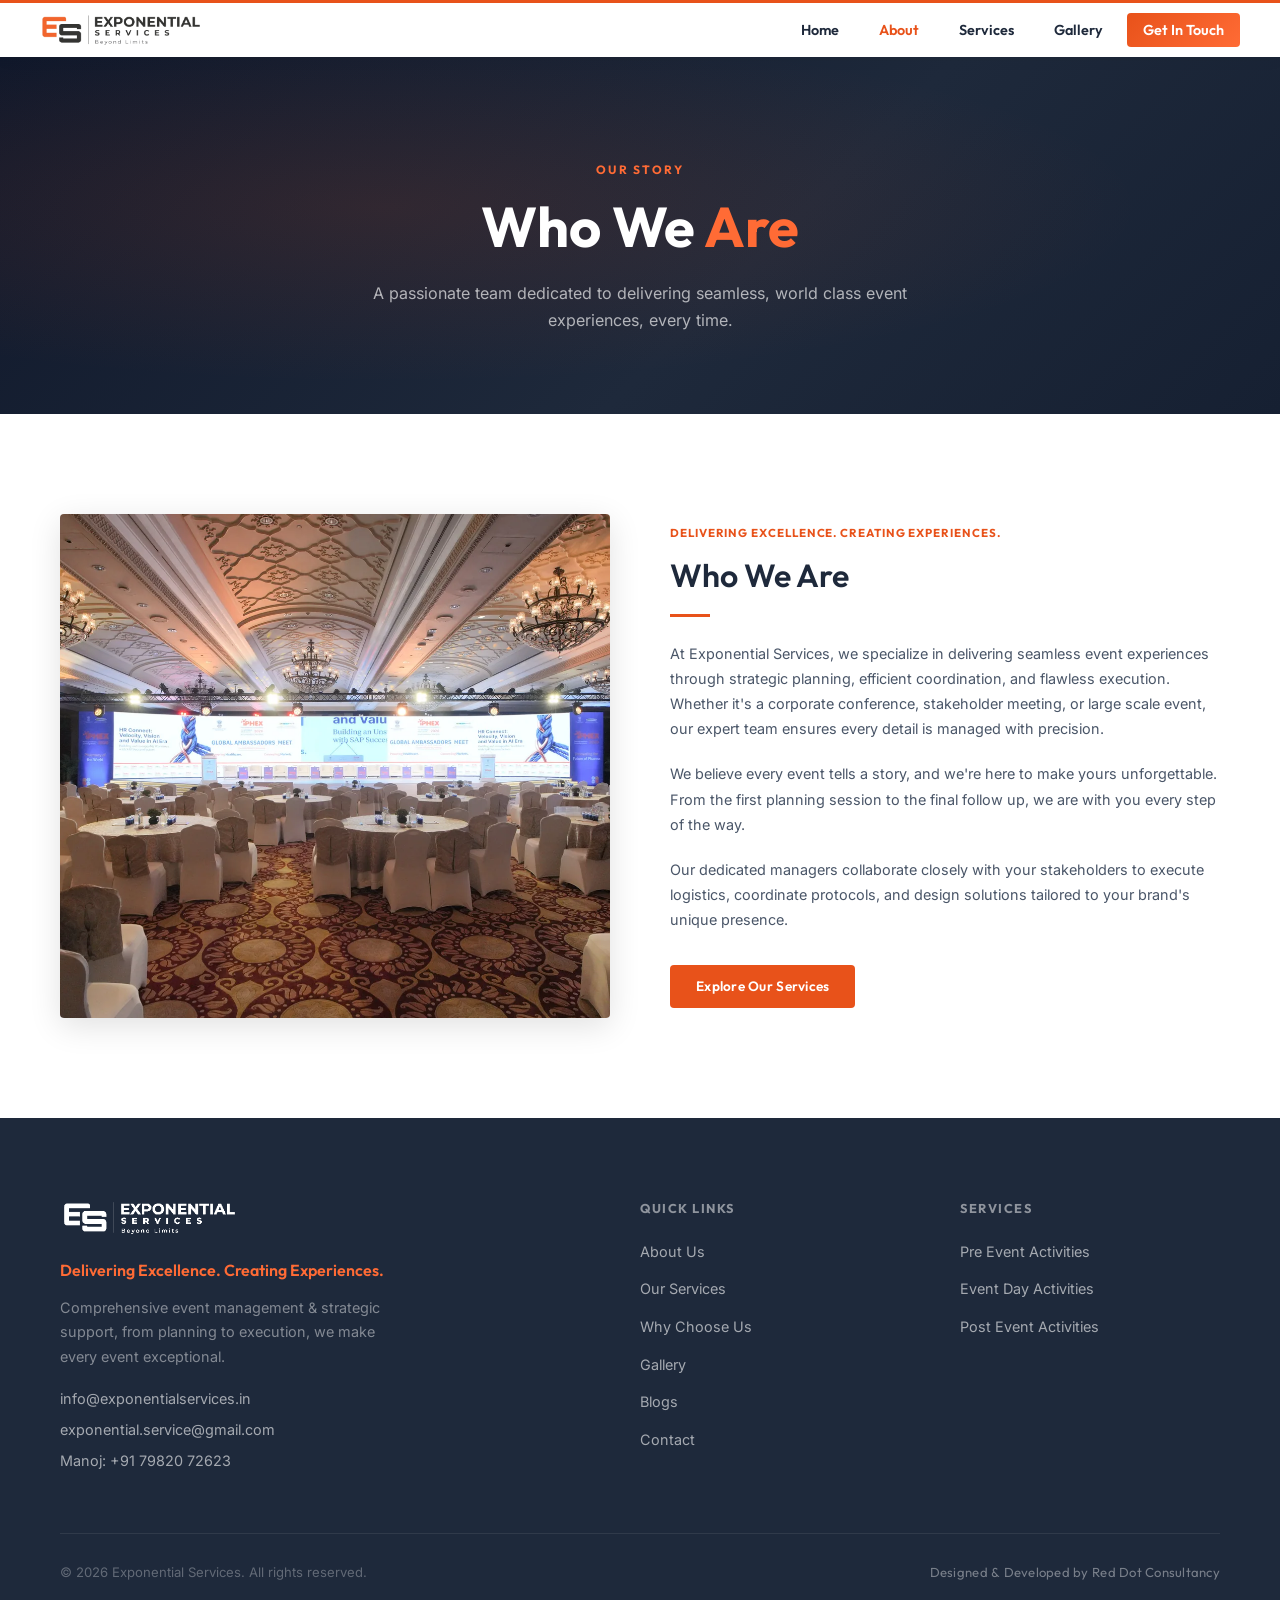
<file: about.html>
<!DOCTYPE html>
<html lang="en">

<head>
  <meta charset="UTF-8" />
  <meta name="viewport" content="width=device-width, initial-scale=1.0" />
  <title>About Us | Exponential Services</title>
  <meta name="description" content="Learn about Exponential Services, a team dedicated to delivering seamless, world class event experiences through strategic planning and flawless execution." />
  <link rel="preload" as="font" type="font/woff2" href="fonts/outfit-700-latin.woff2" crossorigin />
  <link rel="stylesheet" href="fonts.css" />
  <link rel="icon" type="image/svg+xml" href="favicon.svg" />
  <link rel="canonical" href="https://exponentialservices.in/about.html" />
  <meta name="robots" content="index, follow, max-image-preview:large, max-snippet:-1" />
  <meta name="author" content="Exponential Services" />
  <meta name="theme-color" content="#E8521A" />
  <meta property="og:type" content="website" />
  <meta property="og:site_name" content="Exponential Services" />
  <meta property="og:locale" content="en_IN" />
  <meta property="og:url" content="https://exponentialservices.in/about.html" />
  <meta property="og:title" content="About Us | Exponential Services" />
  <meta property="og:description" content="Learn about Exponential Services, a team dedicated to delivering seamless, world class event experiences through strategic planning and flawless execution." />
  <meta property="og:image" content="https://exponentialservices.in/hero_img/pexels-bertellifotografia-16985120.jpg" />
  <meta property="og:image:alt" content="Exponential Services, event management team" />
  <meta name="twitter:card" content="summary_large_image" />
  <meta name="twitter:title" content="About Us | Exponential Services" />
  <meta name="twitter:description" content="A team dedicated to delivering seamless, world class event experiences through strategic planning and flawless execution." />
  <meta name="twitter:image" content="https://exponentialservices.in/hero_img/pexels-bertellifotografia-16985120.jpg" />
  <script type="application/ld+json">
  {"@context":"https://schema.org","@type":"AboutPage","name":"About Us | Exponential Services","url":"https://exponentialservices.in/about.html","isPartOf":{"@id":"https://exponentialservices.in/#website"},"about":{"@id":"https://exponentialservices.in/#org"},"inLanguage":"en-IN","breadcrumb":{"@type":"BreadcrumbList","itemListElement":[{"@type":"ListItem","position":1,"name":"Home","item":"https://exponentialservices.in/"},{"@type":"ListItem","position":2,"name":"About","item":"https://exponentialservices.in/about.html"}]}}
  </script>
  <link rel="stylesheet" href="style.css" />
  <style>
    .page-hero {
      background: linear-gradient(135deg, #0F172A 0%, #1E293B 60%, #162032 100%);
      padding: 160px 0 80px;
      text-align: center;
      position: relative;
      overflow: hidden;
    }
    .page-hero::before {
      content: '';
      position: absolute;
      inset: 0;
      background: radial-gradient(ellipse at 30% 50%, rgba(232,82,26,0.12) 0%, transparent 60%);
      pointer-events: none;
    }
    .page-hero-label {
      font-family: var(--font-display);
      font-size: 0.75rem;
      font-weight: 700;
      letter-spacing: 0.18em;
      text-transform: uppercase;
      color: var(--orange-light);
      margin-bottom: 16px;
    }
    .page-hero h1 {
      font-family: var(--font-display);
      font-size: clamp(2.2rem, 5vw, 3.5rem);
      font-weight: 700;
      color: var(--white);
      line-height: 1.15;
      margin-bottom: 20px;
      position: relative;
    }
    .page-hero p {
      font-size: 1rem;
      color: rgba(255,255,255,0.65);
      max-width: 560px;
      margin: 0 auto;
      line-height: 1.7;
      position: relative;
    }
  </style>
</head>

<body>

  <!-- NAVIGATION -->
  <nav class="navbar" id="navbar">
    <div class="nav-container">
      <a href="index.html" class="nav-logo">
        <img src="Logo Files/logo_header.png" alt="Exponential Services" class="logo-img" />
      </a>
      <ul class="nav-links" id="navLinks">
        <li><a href="index.html" class="nav-link">Home</a></li>
        <li><a href="about.html" class="nav-link" style="color: var(--orange);">About</a></li>
        <li><a href="services.html" class="nav-link">Services</a></li>
        <li><a href="gallery.html" class="nav-link">Gallery</a></li>
        <li><a href="contact.html" class="nav-link nav-cta">Get In Touch</a></li>
      </ul>
      <button class="hamburger" id="hamburger" aria-label="Open menu">
        <span></span><span></span><span></span>
      </button>
    </div>
  </nav>

  <!-- PAGE HERO -->
  <div class="page-hero">
    <div class="section-container" style="position:relative;">
      <div class="page-hero-label">Our Story</div>
      <h1>Who We <span style="color: var(--orange-light);">Are</span></h1>
      <p>A passionate team dedicated to delivering seamless, world class event experiences, every time.</p>
    </div>
  </div>

  <!-- ABOUT SECTION -->
  <section class="about" id="about" style="padding: 100px 0;">
    <div class="section-container">
      <div class="about-grid">
        <div class="about-images about-images-single">
          <img src="img/DIP04829.webp" alt="Exponential Services event setup" loading="lazy" />
        </div>
        <div class="about-content about-content-refined">
          <div class="about-mini-label">DELIVERING EXCELLENCE. CREATING EXPERIENCES.</div>
          <h2 class="about-refined-title">Who We Are</h2>
          <div class="about-title-underline"></div>
          <p class="about-text">At Exponential Services, we specialize in delivering seamless event experiences through strategic planning, efficient coordination, and flawless execution. Whether it's a corporate conference, stakeholder meeting, or large scale event, our expert team ensures every detail is managed with precision.</p>
          <p class="about-text">We believe every event tells a story, and we're here to make yours unforgettable. From the first planning session to the final follow up, we are with you every step of the way.</p>
          <p class="about-text">Our dedicated managers collaborate closely with your stakeholders to execute logistics, coordinate protocols, and design solutions tailored to your brand's unique presence.</p>
          <a href="services.html" class="btn btn-primary" style="margin-top: 12px;">Explore Our Services</a>
        </div>
      </div>
    </div>
  </section>



  <!-- FOOTER -->
  <footer class="footer">
    <div class="footer-container">
      <div class="footer-top">
        <div class="footer-brand">
          <img src="Logo Files/logo_footer.png" alt="Exponential Services" class="footer-logo" />
          <p class="footer-tagline">Delivering Excellence. Creating Experiences.</p>
          <p class="footer-desc">Comprehensive event management &amp; strategic support, from planning to execution, we make every event exceptional.</p>
          <div class="footer-contact">
            <a href="mailto:info@exponentialservices.in">info@exponentialservices.in</a>
            <a href="mailto:exponential.service@gmail.com">exponential.service@gmail.com</a>
            <a href="tel:+917982072623">Manoj: +91 79820 72623</a>
          </div>
        </div>
        <div class="footer-links-col">
          <h5>Quick Links</h5>
          <ul>
            <li><a href="about.html">About Us</a></li>
            <li><a href="services.html">Our Services</a></li>
            <li><a href="why-us.html">Why Choose Us</a></li>
            <li><a href="gallery.html">Gallery</a></li>
            <li><a href="blog.html">Blogs</a></li>
            <li><a href="contact.html">Contact</a></li>
          </ul>
        </div>
        <div class="footer-links-col">
          <h5>Services</h5>
          <ul>
            <li><a href="services.html#service-pre">Pre Event Activities</a></li>
            <li><a href="services.html#service-day">Event Day Activities</a></li>
            <li><a href="services.html#service-post">Post Event Activities</a></li>
          </ul>
        </div>
      </div>
      <div class="footer-bottom">
        <span>&copy; 2026 Exponential Services. All rights reserved.</span>
        <span class="footer-credit">Designed &amp; Developed by <a href="https://reddotconsultancy.co/" target="_blank" rel="noopener" class="rdc">Red Dot Consultancy</a></span>
        
      </div>
    </div>
  </footer>

  <script src="script.js?v=2"></script>
</body>
</html>
</file>
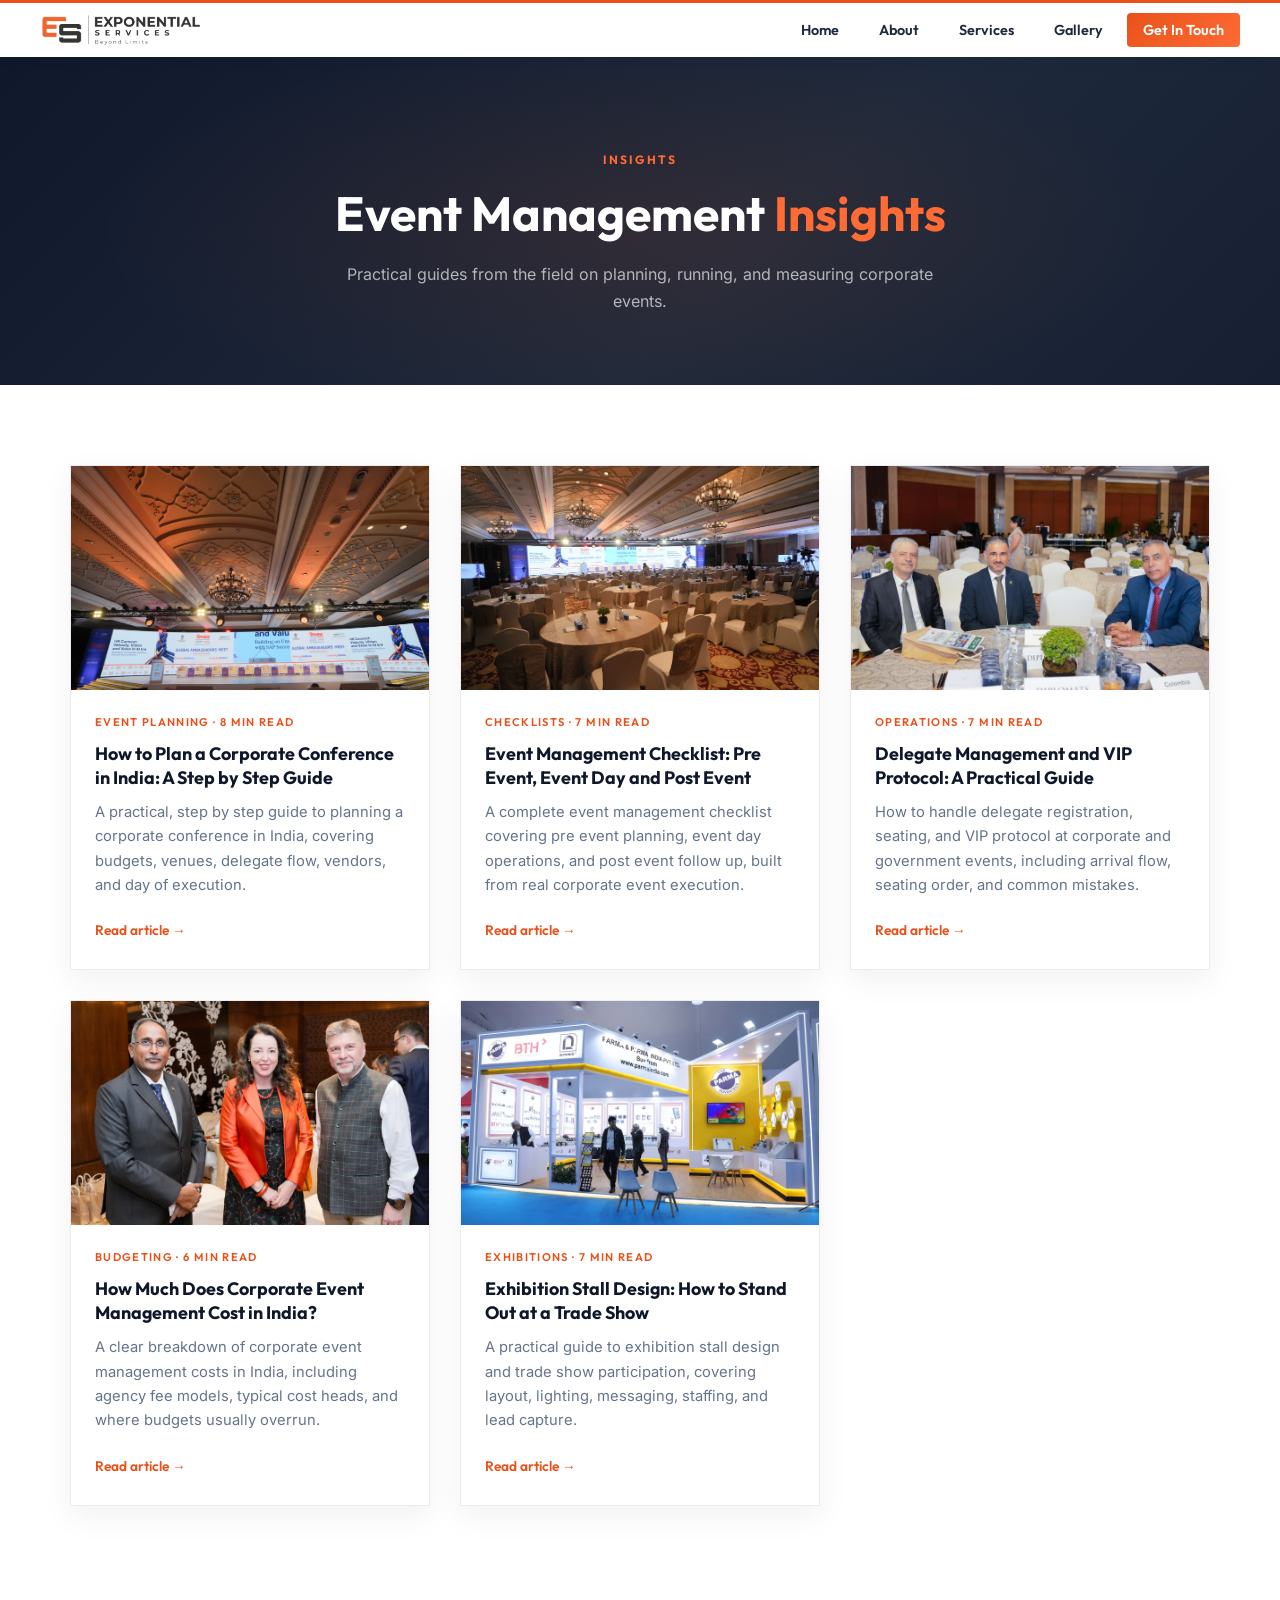
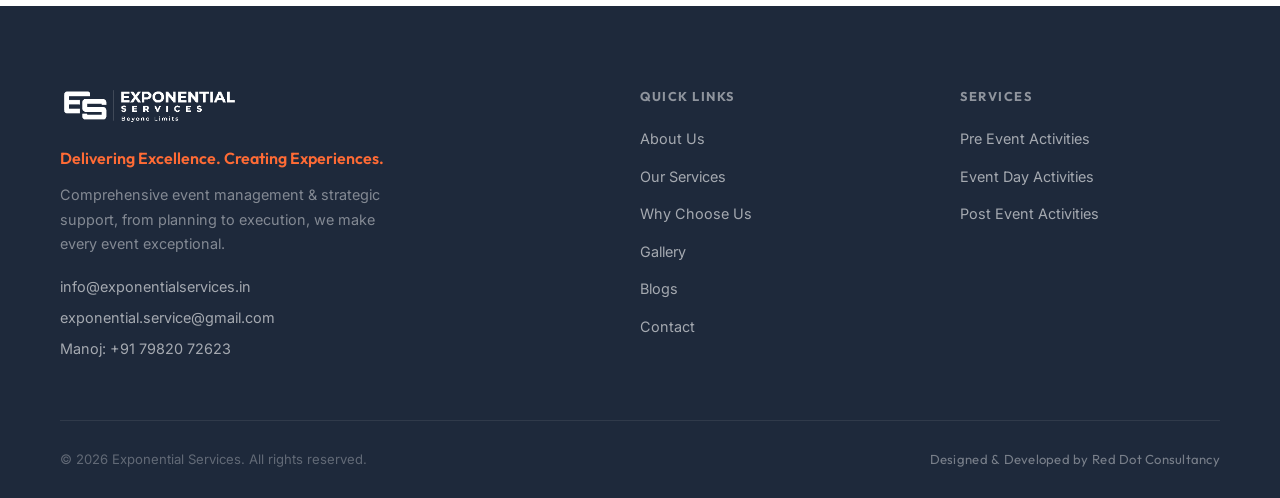
<file: blog.html>
<!DOCTYPE html>
<html lang="en">

<head>
  <meta charset="UTF-8" />
  <meta name="viewport" content="width=device-width, initial-scale=1.0" />
  <title>Blog: Event Management Insights | Exponential Services</title>
  <meta name="description" content="Practical guides on corporate event management, conference planning, delegate and VIP protocol, event budgets, and exhibition stall design." />
  <link rel="preload" as="font" type="font/woff2" href="fonts/outfit-700-latin.woff2" crossorigin />
  <link rel="stylesheet" href="fonts.css" />
  <link rel="icon" type="image/svg+xml" href="favicon.svg" />
  <link rel="canonical" href="https://exponentialservices.in/blog.html" />
  <meta name="robots" content="index, follow, max-image-preview:large, max-snippet:-1" />
  <meta name="author" content="Exponential Services" />
  <meta name="keywords" content="event management blog, corporate event tips, conference planning guide, event budget India, exhibition stall design" />
  <meta name="theme-color" content="#E8521A" />
  <meta property="og:type" content="website" />
  <meta property="og:site_name" content="Exponential Services" />
  <meta property="og:locale" content="en_IN" />
  <meta property="og:url" content="https://exponentialservices.in/blog.html" />
  <meta property="og:title" content="Blog: Event Management Insights | Exponential Services" />
  <meta property="og:description" content="Practical guides on corporate event management, conference planning, delegate and VIP protocol, event budgets, and exhibition stall design." />
  <meta property="og:image" content="https://exponentialservices.in/hero_img/pexels-bertellifotografia-16985120.jpg" />
  <meta property="og:image:alt" content="Exponential Services event management insights" />
  <meta name="twitter:card" content="summary_large_image" />
  <meta name="twitter:title" content="Blog: Event Management Insights | Exponential Services" />
  <meta name="twitter:description" content="Practical guides on corporate event management, conference planning, delegate and VIP protocol, event budgets, and exhibition stall design." />
  <meta name="twitter:image" content="https://exponentialservices.in/hero_img/pexels-bertellifotografia-16985120.jpg" />
  <script type="application/ld+json">
{
  "@context": "https://schema.org",
  "@type": "Blog",
  "@id": "https://exponentialservices.in/blog.html#blog",
  "name": "Exponential Services Blog",
  "description": "Practical guides on corporate event management, conference planning, delegate handling, budgets, and exhibitions.",
  "url": "https://exponentialservices.in/blog.html",
  "inLanguage": "en-IN",
  "publisher": {
    "@id": "https://exponentialservices.in/#org"
  },
  "isPartOf": {
    "@id": "https://exponentialservices.in/#website"
  },
  "blogPost": [
    {
      "@type": "BlogPosting",
      "headline": "How to Plan a Corporate Conference in India: A Step by Step Guide",
      "url": "https://exponentialservices.in/corporate-conference-planning-guide.html",
      "datePublished": "2026-06-12",
      "description": "A practical, step by step guide to planning a corporate conference in India, covering budgets, venues, delegate flow, vendors, and day of execution.",
      "author": {
        "@type": "Organization",
        "name": "Exponential Services"
      }
    },
    {
      "@type": "BlogPosting",
      "headline": "Event Management Checklist: Pre Event, Event Day and Post Event",
      "url": "https://exponentialservices.in/event-management-checklist.html",
      "datePublished": "2026-06-28",
      "description": "A complete event management checklist covering pre event planning, event day operations, and post event follow up, built from real corporate event execution.",
      "author": {
        "@type": "Organization",
        "name": "Exponential Services"
      }
    },
    {
      "@type": "BlogPosting",
      "headline": "Delegate Management and VIP Protocol: A Practical Guide",
      "url": "https://exponentialservices.in/delegate-management-vip-protocol.html",
      "datePublished": "2026-07-10",
      "description": "How to handle delegate registration, seating, and VIP protocol at corporate and government events, including arrival flow, seating order, and common mistakes.",
      "author": {
        "@type": "Organization",
        "name": "Exponential Services"
      }
    },
    {
      "@type": "BlogPosting",
      "headline": "How Much Does Corporate Event Management Cost in India?",
      "url": "https://exponentialservices.in/corporate-event-management-cost-india.html",
      "datePublished": "2026-07-22",
      "description": "A clear breakdown of corporate event management costs in India, including agency fee models, typical cost heads, and where budgets usually overrun.",
      "author": {
        "@type": "Organization",
        "name": "Exponential Services"
      }
    },
    {
      "@type": "BlogPosting",
      "headline": "Exhibition Stall Design: How to Stand Out at a Trade Show",
      "url": "https://exponentialservices.in/exhibition-stall-design-guide.html",
      "datePublished": "2026-08-05",
      "description": "A practical guide to exhibition stall design and trade show participation, covering layout, lighting, messaging, staffing, and lead capture.",
      "author": {
        "@type": "Organization",
        "name": "Exponential Services"
      }
    }
  ],
  "mainEntity": {
    "@type": "ItemList",
    "itemListElement": [
      {
        "@type": "ListItem",
        "position": 1,
        "url": "https://exponentialservices.in/corporate-conference-planning-guide.html",
        "name": "How to Plan a Corporate Conference in India: A Step by Step Guide"
      },
      {
        "@type": "ListItem",
        "position": 2,
        "url": "https://exponentialservices.in/event-management-checklist.html",
        "name": "Event Management Checklist: Pre Event, Event Day and Post Event"
      },
      {
        "@type": "ListItem",
        "position": 3,
        "url": "https://exponentialservices.in/delegate-management-vip-protocol.html",
        "name": "Delegate Management and VIP Protocol: A Practical Guide"
      },
      {
        "@type": "ListItem",
        "position": 4,
        "url": "https://exponentialservices.in/corporate-event-management-cost-india.html",
        "name": "How Much Does Corporate Event Management Cost in India?"
      },
      {
        "@type": "ListItem",
        "position": 5,
        "url": "https://exponentialservices.in/exhibition-stall-design-guide.html",
        "name": "Exhibition Stall Design: How to Stand Out at a Trade Show"
      }
    ]
  },
  "breadcrumb": {
    "@type": "BreadcrumbList",
    "itemListElement": [
      {
        "@type": "ListItem",
        "position": 1,
        "name": "Home",
        "item": "https://exponentialservices.in/"
      },
      {
        "@type": "ListItem",
        "position": 2,
        "name": "Blog",
        "item": "https://exponentialservices.in/blog.html"
      }
    ]
  }
}
  </script>
  <link rel="stylesheet" href="style.css" />
  <style>
    .page-hero {
      background: linear-gradient(135deg, #0F172A 0%, #1E293B 60%, #162032 100%);
      padding: 150px 0 70px;
      text-align: center;
      position: relative;
      overflow: hidden;
    }
    .page-hero::before {
      content: '';
      position: absolute;
      inset: 0;
      background: radial-gradient(ellipse at 50% 60%, rgba(232,82,26,0.1) 0%, transparent 60%);
      pointer-events: none;
    }
    .page-hero-label {
      font-family: var(--font-display);
      font-size: 0.75rem;
      font-weight: 700;
      letter-spacing: 0.18em;
      text-transform: uppercase;
      color: var(--orange-light);
      margin-bottom: 16px;
    }
    .page-hero h1 {
      font-family: var(--font-display);
      font-size: clamp(1.9rem, 4.4vw, 3rem);
      font-weight: 700;
      color: var(--white);
      line-height: 1.2;
      margin-bottom: 18px;
      position: relative;
      max-width: 860px;
      margin-left: auto;
      margin-right: auto;
    }
    .page-hero p {
      font-size: 1rem;
      color: rgba(255,255,255,0.65);
      max-width: 620px;
      margin: 0 auto;
      line-height: 1.7;
      position: relative;
    }
    .blog-grid {
      display: grid;
      grid-template-columns: repeat(3, 1fr);
      gap: 30px;
      max-width: 1140px;
      margin: 0 auto;
    }
    .blog-card {
      display: flex;
      flex-direction: column;
      background: var(--white);
      border: 1px solid rgba(15,23,42,0.08);
      box-shadow: 0 10px 30px rgba(15,23,42,0.06);
      text-decoration: none;
      overflow: hidden;
      transition: transform 0.28s ease, box-shadow 0.28s ease, border-color 0.28s ease;
    }
    .blog-card:hover {
      transform: translateY(-5px);
      box-shadow: 0 20px 46px rgba(232,82,26,0.14);
      border-color: rgba(232,82,26,0.3);
    }
    .blog-card-thumb {
      aspect-ratio: 16 / 10;
      overflow: hidden;
      background: #eef1f5;
    }
    .blog-card-thumb img {
      width: 100%; height: 100%; object-fit: cover; display: block;
      transition: transform 0.5s ease;
    }
    .blog-card:hover .blog-card-thumb img { transform: scale(1.05); }
    .blog-card-body { padding: 24px 24px 28px; display: flex; flex-direction: column; gap: 10px; flex: 1; }
    .blog-meta {
      font-family: var(--font-display);
      font-size: 0.7rem;
      font-weight: 600;
      letter-spacing: 0.12em;
      text-transform: uppercase;
      color: var(--orange);
    }
    .blog-card h2 {
      font-family: var(--font-display);
      font-size: 1.12rem;
      font-weight: 700;
      line-height: 1.35;
      color: #0F172A;
      margin: 0;
    }
    .blog-card p { font-size: 0.92rem; line-height: 1.65; color: #64748B; margin: 0; }
    .blog-card-more {
      margin-top: auto;
      padding-top: 12px;
      font-family: var(--font-display);
      font-weight: 600;
      font-size: 0.86rem;
      color: var(--orange);
    }
    @media (max-width: 1000px) { .blog-grid { grid-template-columns: repeat(2, 1fr); } }
    @media (max-width: 660px) { .blog-grid { grid-template-columns: 1fr; max-width: 460px; } }
  </style>
</head>

<body>

  <!-- NAVIGATION -->
  <nav class="navbar" id="navbar">
    <div class="nav-container">
      <a href="index.html" class="nav-logo">
        <img src="Logo Files/logo_header.png" alt="Exponential Services" class="logo-img" />
      </a>
      <ul class="nav-links" id="navLinks">
        <li><a href="index.html" class="nav-link">Home</a></li>
        <li><a href="about.html" class="nav-link">About</a></li>
        <li><a href="services.html" class="nav-link">Services</a></li>
        <li><a href="gallery.html" class="nav-link">Gallery</a></li>
        <li><a href="contact.html" class="nav-link nav-cta">Get In Touch</a></li>
      </ul>
      <button class="hamburger" id="hamburger" aria-label="Open menu">
        <span></span><span></span><span></span>
      </button>
    </div>
  </nav>
  <!-- PAGE HERO -->
  <div class="page-hero">
    <div class="section-container" style="position:relative;">
      <div class="page-hero-label">Insights</div>
      <h1>Event Management <span style="color: var(--orange-light);">Insights</span></h1>
      <p>Practical guides from the field on planning, running, and measuring corporate events.</p>
    </div>
  </div>

  <!-- BLOG GRID -->
  <section style="padding: 80px 0 100px; background: var(--white);">
    <div class="section-container">
      <div class="blog-grid">
        <a class="blog-card" href="corporate-conference-planning-guide.html">
          <div class="blog-card-thumb">
            <img src="img/DIP04806.webp" alt="Corporate conference stage and seating at a large venue" loading="lazy" />
          </div>
          <div class="blog-card-body">
            <span class="blog-meta">Event Planning &middot; 8 min read</span>
            <h2>How to Plan a Corporate Conference in India: A Step by Step Guide</h2>
            <p>A practical, step by step guide to planning a corporate conference in India, covering budgets, venues, delegate flow, vendors, and day of execution.</p>
            <span class="blog-card-more">Read article &rarr;</span>
          </div>
        </a>
        <a class="blog-card" href="event-management-checklist.html">
          <div class="blog-card-thumb">
            <img src="img/DIP04813.webp" alt="Event hall set up with round tables before delegates arrive" loading="lazy" />
          </div>
          <div class="blog-card-body">
            <span class="blog-meta">Checklists &middot; 7 min read</span>
            <h2>Event Management Checklist: Pre Event, Event Day and Post Event</h2>
            <p>A complete event management checklist covering pre event planning, event day operations, and post event follow up, built from real corporate event execution.</p>
            <span class="blog-card-more">Read article &rarr;</span>
          </div>
        </a>
        <a class="blog-card" href="delegate-management-vip-protocol.html">
          <div class="blog-card-thumb">
            <img src="img/DIP04874.webp" alt="Delegates seated at a conference table with country name cards" loading="lazy" />
          </div>
          <div class="blog-card-body">
            <span class="blog-meta">Operations &middot; 7 min read</span>
            <h2>Delegate Management and VIP Protocol: A Practical Guide</h2>
            <p>How to handle delegate registration, seating, and VIP protocol at corporate and government events, including arrival flow, seating order, and common mistakes.</p>
            <span class="blog-card-more">Read article &rarr;</span>
          </div>
        </a>
        <a class="blog-card" href="corporate-event-management-cost-india.html">
          <div class="blog-card-thumb">
            <img src="img/DIP04920.webp" alt="Corporate event ballroom set up with stage and seating" loading="lazy" />
          </div>
          <div class="blog-card-body">
            <span class="blog-meta">Budgeting &middot; 6 min read</span>
            <h2>How Much Does Corporate Event Management Cost in India?</h2>
            <p>A clear breakdown of corporate event management costs in India, including agency fee models, typical cost heads, and where budgets usually overrun.</p>
            <span class="blog-card-more">Read article &rarr;</span>
          </div>
        </a>
        <a class="blog-card" href="exhibition-stall-design-guide.html">
          <div class="blog-card-thumb">
            <img src="expo/WhatsApp Image 2026-08-07 at 4.38.39 PM.webp" alt="Custom exhibition stall with branded walls and product display" loading="lazy" />
          </div>
          <div class="blog-card-body">
            <span class="blog-meta">Exhibitions &middot; 7 min read</span>
            <h2>Exhibition Stall Design: How to Stand Out at a Trade Show</h2>
            <p>A practical guide to exhibition stall design and trade show participation, covering layout, lighting, messaging, staffing, and lead capture.</p>
            <span class="blog-card-more">Read article &rarr;</span>
          </div>
        </a>
      </div>
    </div>
  </section>

  <!-- FOOTER -->
  <footer class="footer">
    <div class="footer-container">
      <div class="footer-top">
        <div class="footer-brand">
          <img src="Logo Files/logo_footer.png" alt="Exponential Services" class="footer-logo" />
          <p class="footer-tagline">Delivering Excellence. Creating Experiences.</p>
          <p class="footer-desc">Comprehensive event management &amp; strategic support, from planning to execution, we make every event exceptional.</p>
          <div class="footer-contact">
            <a href="mailto:info@exponentialservices.in">info@exponentialservices.in</a>
            <a href="mailto:exponential.service@gmail.com">exponential.service@gmail.com</a>
            <a href="tel:+917982072623">Manoj: +91 79820 72623</a>
          </div>
        </div>
        <div class="footer-links-col">
          <h5>Quick Links</h5>
          <ul>
            <li><a href="about.html">About Us</a></li>
            <li><a href="services.html">Our Services</a></li>
            <li><a href="why-us.html">Why Choose Us</a></li>
            <li><a href="gallery.html">Gallery</a></li>
            <li><a href="blog.html">Blogs</a></li>
            <li><a href="contact.html">Contact</a></li>
          </ul>
        </div>
        <div class="footer-links-col">
          <h5>Services</h5>
          <ul>
            <li><a href="services.html#service-pre">Pre Event Activities</a></li>
            <li><a href="services.html#service-day">Event Day Activities</a></li>
            <li><a href="services.html#service-post">Post Event Activities</a></li>
          </ul>
        </div>
      </div>
      <div class="footer-bottom">
        <span>&copy; 2026 Exponential Services. All rights reserved.</span>
        <span class="footer-credit">Designed &amp; Developed by <a href="https://reddotconsultancy.co/" target="_blank" rel="noopener" class="rdc">Red Dot Consultancy</a></span>
      </div>
    </div>
  </footer>

  <script src="script.js?v=2"></script>
</body>

</html>
</file>
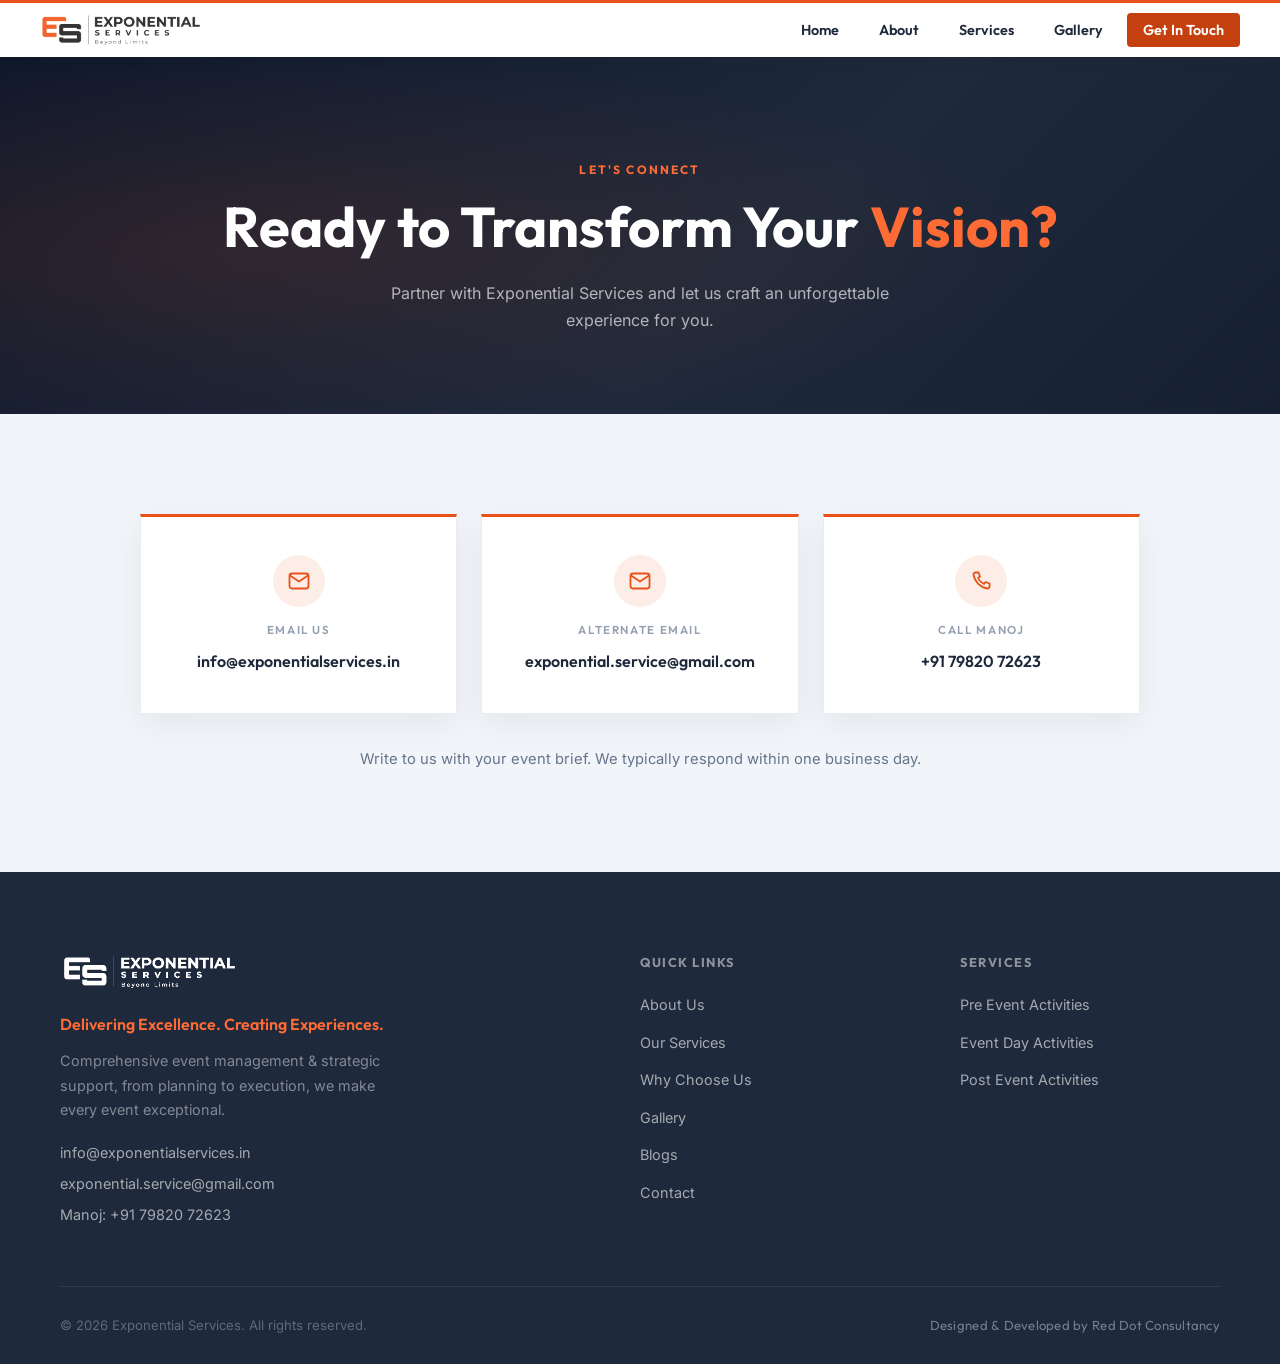
<file: contact.html>
<!DOCTYPE html>
<html lang="en">

<head>
  <meta charset="UTF-8" />
  <meta name="viewport" content="width=device-width, initial-scale=1.0" />
  <title>Get In Touch | Exponential Services</title>
  <meta name="description" content="Contact Exponential Services to discuss your event. We're ready to plan, coordinate, and execute your next unforgettable experience." />
  <link rel="preload" as="font" type="font/woff2" href="fonts/outfit-700-latin.woff2" crossorigin />
  <link rel="stylesheet" href="fonts.css" />
  <link rel="icon" type="image/svg+xml" href="favicon.svg" />
  <link rel="canonical" href="https://exponentialservices.in/contact.html" />
  <meta name="robots" content="index, follow, max-image-preview:large, max-snippet:-1" />
  <meta name="author" content="Exponential Services" />
  <meta name="theme-color" content="#E8521A" />
  <meta property="og:type" content="website" />
  <meta property="og:site_name" content="Exponential Services" />
  <meta property="og:locale" content="en_IN" />
  <meta property="og:url" content="https://exponentialservices.in/contact.html" />
  <meta property="og:title" content="Get In Touch | Exponential Services" />
  <meta property="og:description" content="Contact Exponential Services to discuss your event. We're ready to plan, coordinate, and execute your next unforgettable experience." />
  <meta property="og:image" content="https://exponentialservices.in/hero_img/pexels-bertellifotografia-16985120.jpg" />
  <meta property="og:image:alt" content="Contact Exponential Services" />
  <meta name="twitter:card" content="summary_large_image" />
  <meta name="twitter:title" content="Get In Touch | Exponential Services" />
  <meta name="twitter:description" content="Ready to plan your next event? Contact Exponential Services." />
  <meta name="twitter:image" content="https://exponentialservices.in/hero_img/pexels-bertellifotografia-16985120.jpg" />
  <script type="application/ld+json">
  {"@context":"https://schema.org","@type":"ContactPage","name":"Get In Touch | Exponential Services","url":"https://exponentialservices.in/contact.html","isPartOf":{"@id":"https://exponentialservices.in/#website"},"about":{"@id":"https://exponentialservices.in/#org"},"inLanguage":"en-IN","breadcrumb":{"@type":"BreadcrumbList","itemListElement":[{"@type":"ListItem","position":1,"name":"Home","item":"https://exponentialservices.in/"},{"@type":"ListItem","position":2,"name":"Contact","item":"https://exponentialservices.in/contact.html"}]}}
  </script>
  <link rel="stylesheet" href="style.css" />
  <style>
    .page-hero {
      background: linear-gradient(135deg, #0F172A 0%, #1E293B 60%, #162032 100%);
      padding: 160px 0 80px;
      text-align: center;
      position: relative;
      overflow: hidden;
    }
    .page-hero::before {
      content: '';
      position: absolute;
      inset: 0;
      background: radial-gradient(ellipse at 20% 60%, rgba(232,82,26,0.12) 0%, transparent 55%);
      pointer-events: none;
    }
    .page-hero-label {
      font-family: var(--font-display);
      font-size: 0.75rem;
      font-weight: 700;
      letter-spacing: 0.18em;
      text-transform: uppercase;
      color: var(--orange-light);
      margin-bottom: 16px;
    }
    .page-hero h1 {
      font-family: var(--font-display);
      font-size: clamp(2.2rem, 5vw, 3.5rem);
      font-weight: 700;
      color: var(--white);
      line-height: 1.15;
      margin-bottom: 20px;
      position: relative;
    }
    .page-hero p {
      font-size: 1rem;
      color: rgba(255,255,255,0.65);
      max-width: 560px;
      margin: 0 auto;
      line-height: 1.7;
      position: relative;
    }
  </style>
</head>

<body>

  <!-- NAVIGATION -->
  <nav class="navbar" id="navbar">
    <div class="nav-container">
      <a href="index.html" class="nav-logo">
        <img src="Logo Files/logo_header.png" alt="Exponential Services" class="logo-img" />
      </a>
      <ul class="nav-links" id="navLinks">
        <li><a href="index.html" class="nav-link">Home</a></li>
        <li><a href="about.html" class="nav-link">About</a></li>
        <li><a href="services.html" class="nav-link">Services</a></li>
        <li><a href="gallery.html" class="nav-link">Gallery</a></li>
        <li><a href="contact.html" class="nav-link nav-cta" style="background: var(--orange-dark) !important;">Get In Touch</a></li>
      </ul>
      <button class="hamburger" id="hamburger" aria-label="Open menu">
        <span></span><span></span><span></span>
      </button>
    </div>
  </nav>

  <!-- PAGE HERO -->
  <div class="page-hero">
    <div class="section-container" style="position:relative;">
      <div class="page-hero-label">Let's Connect</div>
      <h1>Ready to Transform Your <span style="color: var(--orange-light);">Vision?</span></h1>
      <p>Partner with Exponential Services and let us craft an unforgettable experience for you.</p>
    </div>
  </div>

  <!-- CONTACT SECTION -->
  <section class="cta-section" id="contact" style="padding: 100px 0; background: var(--off-white);">
    <div class="section-container">
      <div class="contact-cards">
        <a class="contact-card" href="mailto:info@exponentialservices.in">
          <span class="contact-card-icon">
            <svg viewBox="0 0 24 24" fill="none" xmlns="http://www.w3.org/2000/svg">
              <rect x="2.5" y="4.5" width="19" height="15" rx="2.5" stroke="currentColor" stroke-width="1.8"/>
              <path d="M3 6.5l9 6 9-6" stroke="currentColor" stroke-width="1.8" stroke-linecap="round" stroke-linejoin="round"/>
            </svg>
          </span>
          <span class="contact-card-label">Email Us</span>
          <span class="contact-card-value">info@exponentialservices.in</span>
        </a>
        <a class="contact-card" href="mailto:exponential.service@gmail.com">
          <span class="contact-card-icon">
            <svg viewBox="0 0 24 24" fill="none" xmlns="http://www.w3.org/2000/svg">
              <rect x="2.5" y="4.5" width="19" height="15" rx="2.5" stroke="currentColor" stroke-width="1.8"/>
              <path d="M3 6.5l9 6 9-6" stroke="currentColor" stroke-width="1.8" stroke-linecap="round" stroke-linejoin="round"/>
            </svg>
          </span>
          <span class="contact-card-label">Alternate Email</span>
          <span class="contact-card-value">exponential.service@gmail.com</span>
        </a>
        <a class="contact-card" href="tel:+917982072623">
          <span class="contact-card-icon">
            <svg viewBox="0 0 24 24" fill="none" xmlns="http://www.w3.org/2000/svg">
              <path d="M6.5 3.5h3l1.5 4-2 1.5a12 12 0 006 6l1.5-2 4 1.5v3a2 2 0 01-2.2 2A17 17 0 014.5 5.7 2 2 0 016.5 3.5z" stroke="currentColor" stroke-width="1.8" stroke-linejoin="round"/>
            </svg>
          </span>
          <span class="contact-card-label">Call Manoj</span>
          <span class="contact-card-value">+91 79820 72623</span>
        </a>
      </div>

      <p class="contact-note">Write to us with your event brief. We typically respond within one business day.</p>
    </div>
  </section>

  <!-- FOOTER -->
  <footer class="footer">
    <div class="footer-container">
      <div class="footer-top">
        <div class="footer-brand">
          <img src="Logo Files/logo_footer.png" alt="Exponential Services" class="footer-logo" />
          <p class="footer-tagline">Delivering Excellence. Creating Experiences.</p>
          <p class="footer-desc">Comprehensive event management &amp; strategic support, from planning to execution, we make every event exceptional.</p>
          <div class="footer-contact">
            <a href="mailto:info@exponentialservices.in">info@exponentialservices.in</a>
            <a href="mailto:exponential.service@gmail.com">exponential.service@gmail.com</a>
            <a href="tel:+917982072623">Manoj: +91 79820 72623</a>
          </div>
        </div>
        <div class="footer-links-col">
          <h5>Quick Links</h5>
          <ul>
            <li><a href="about.html">About Us</a></li>
            <li><a href="services.html">Our Services</a></li>
            <li><a href="why-us.html">Why Choose Us</a></li>
            <li><a href="gallery.html">Gallery</a></li>
            <li><a href="blog.html">Blogs</a></li>
            <li><a href="contact.html">Contact</a></li>
          </ul>
        </div>
        <div class="footer-links-col">
          <h5>Services</h5>
          <ul>
            <li><a href="services.html#service-pre">Pre Event Activities</a></li>
            <li><a href="services.html#service-day">Event Day Activities</a></li>
            <li><a href="services.html#service-post">Post Event Activities</a></li>
          </ul>
        </div>
      </div>
      <div class="footer-bottom">
        <span>&copy; 2026 Exponential Services. All rights reserved.</span>
        <span class="footer-credit">Designed &amp; Developed by <a href="https://reddotconsultancy.co/" target="_blank" rel="noopener" class="rdc">Red Dot Consultancy</a></span>
        
      </div>
    </div>
  </footer>

  <script src="script.js?v=2"></script>
</body>
</html>
</file>
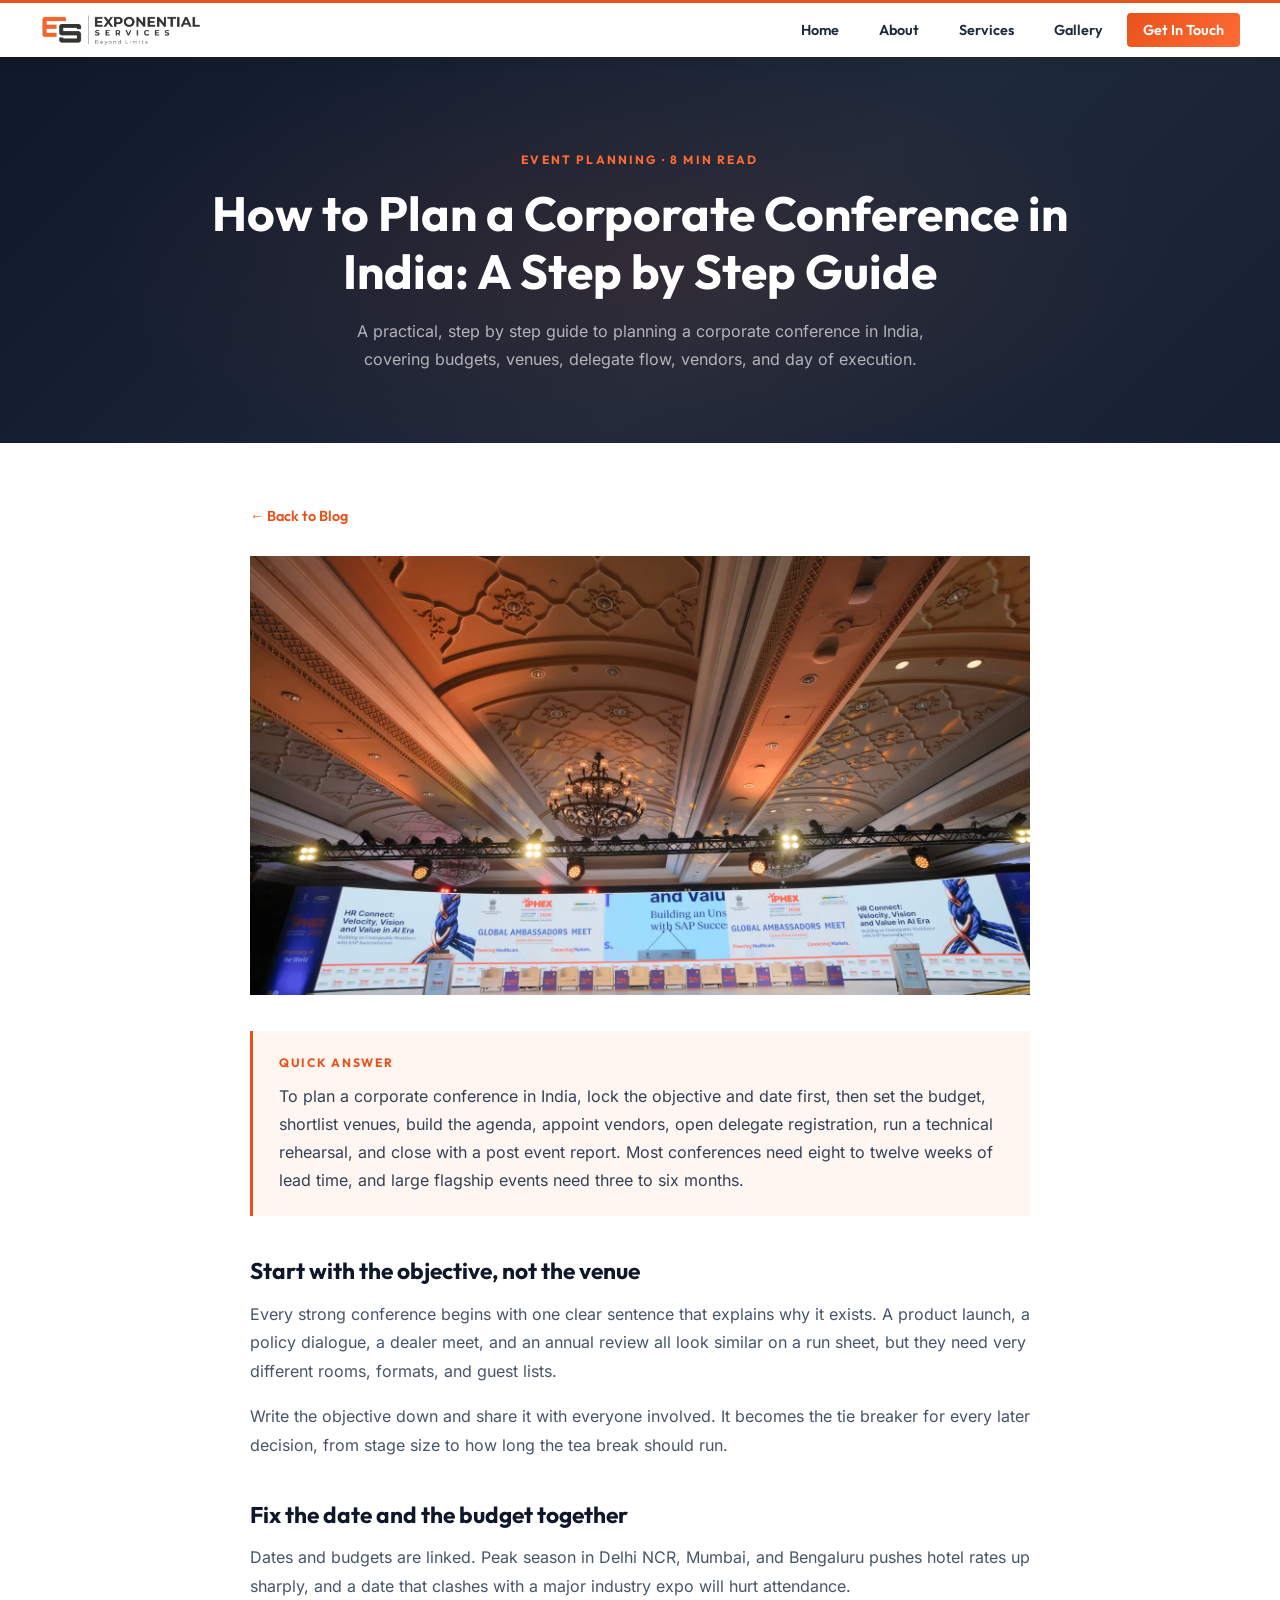
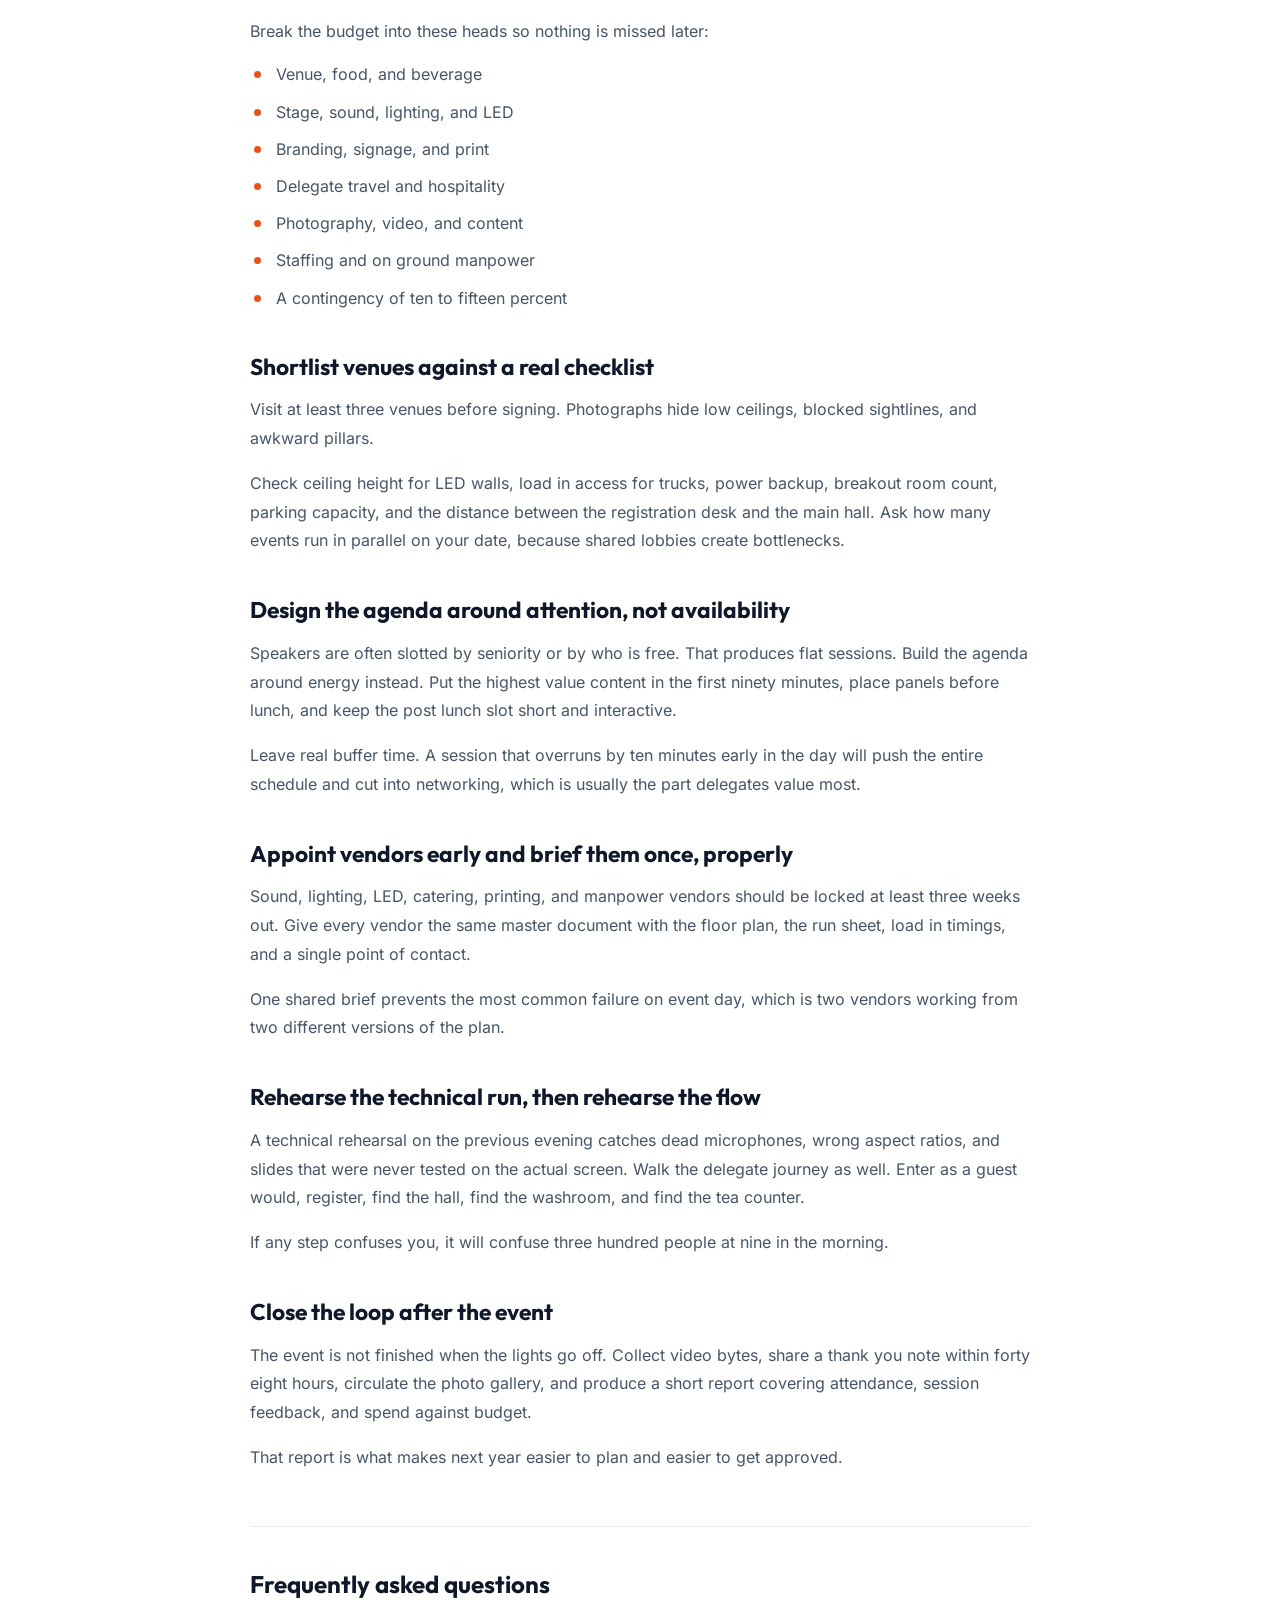
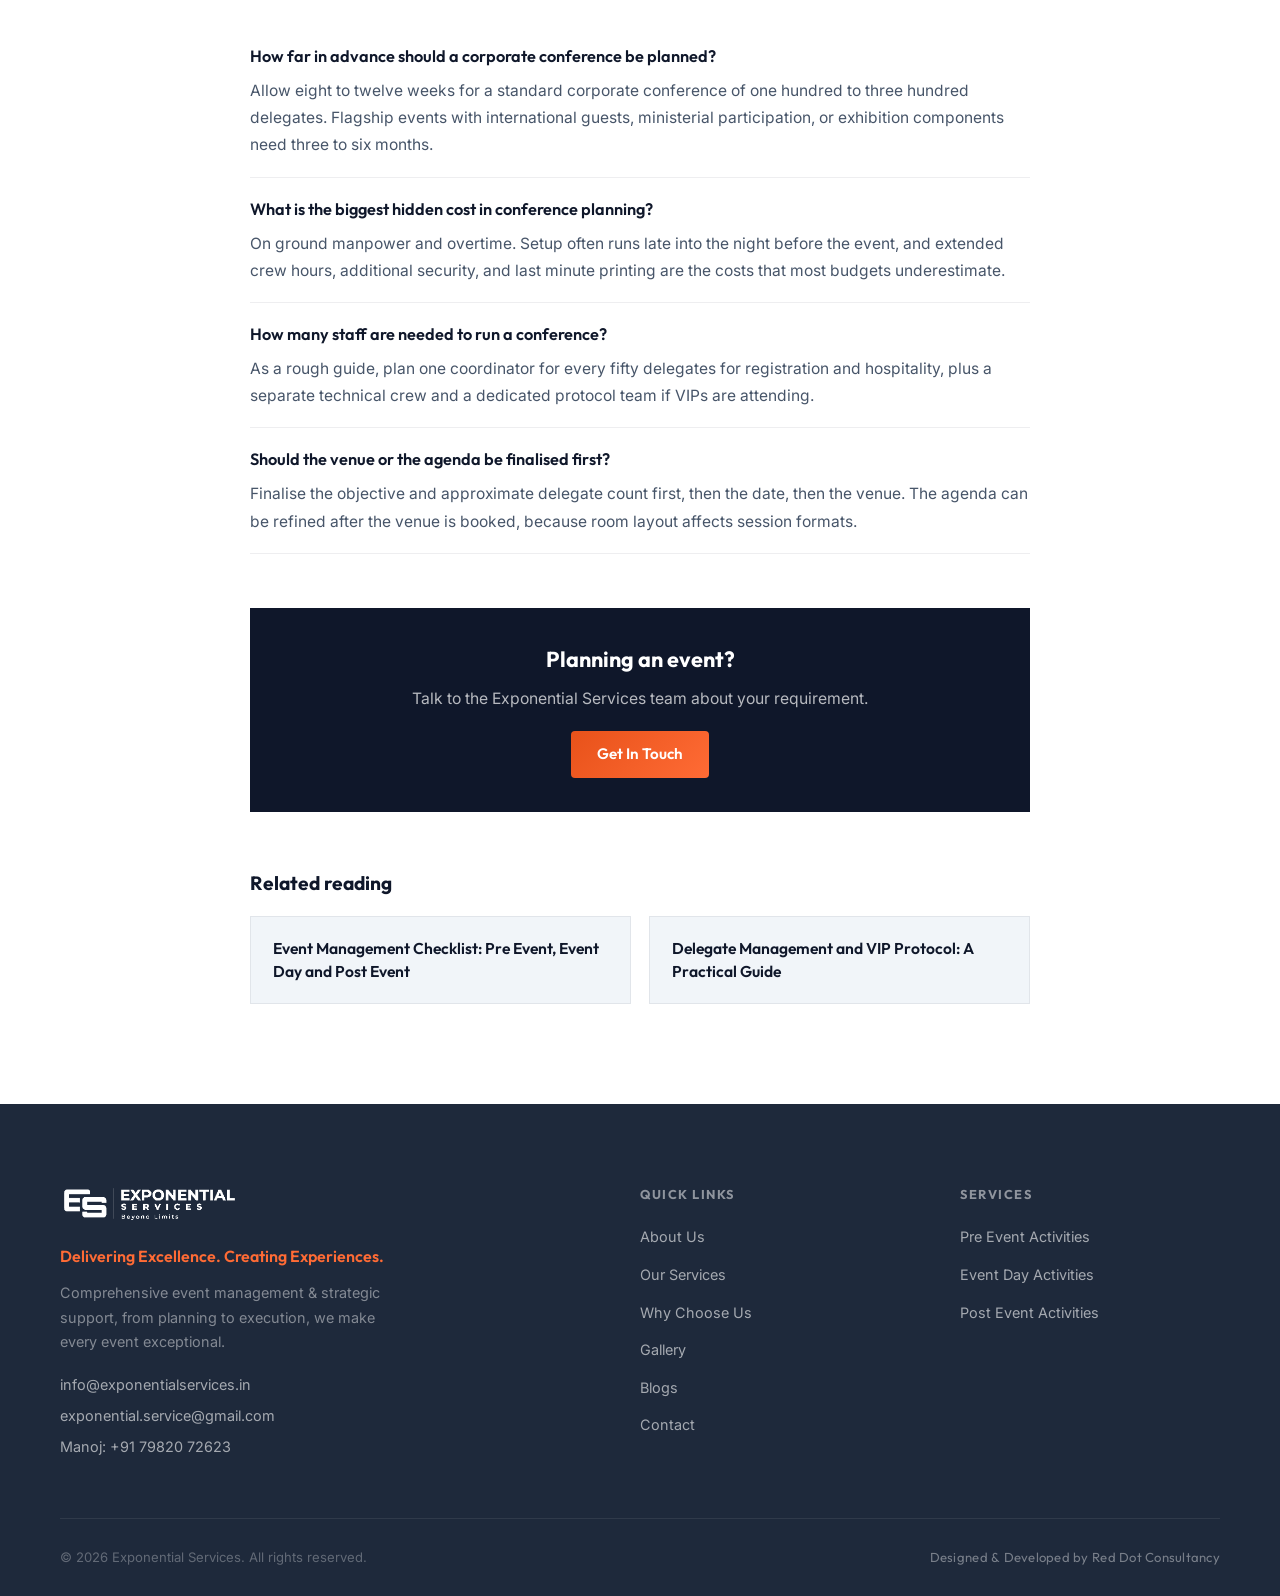
<file: corporate-conference-planning-guide.html>
<!DOCTYPE html>
<html lang="en">

<head>
  <meta charset="UTF-8" />
  <meta name="viewport" content="width=device-width, initial-scale=1.0" />
  <title>How to Plan a Corporate Conference in India: A Step by Step Guide | Exponential Services</title>
  <meta name="description" content="A practical, step by step guide to planning a corporate conference in India, covering budgets, venues, delegate flow, vendors, and day of execution." />
  <link rel="preload" as="font" type="font/woff2" href="fonts/outfit-700-latin.woff2" crossorigin />
  <link rel="stylesheet" href="fonts.css" />
  <link rel="icon" type="image/svg+xml" href="favicon.svg" />
  <link rel="canonical" href="https://exponentialservices.in/corporate-conference-planning-guide.html" />
  <meta name="robots" content="index, follow, max-image-preview:large, max-snippet:-1" />
  <meta name="author" content="Exponential Services" />
  <meta name="keywords" content="corporate conference planning, how to plan a conference in India, conference management, event planning steps, corporate event planning guide" />
  <meta name="theme-color" content="#E8521A" />
  <meta property="og:type" content="article" />
  <meta property="og:site_name" content="Exponential Services" />
  <meta property="og:locale" content="en_IN" />
  <meta property="og:url" content="https://exponentialservices.in/corporate-conference-planning-guide.html" />
  <meta property="og:title" content="How to Plan a Corporate Conference in India: A Step by Step Guide | Exponential Services" />
  <meta property="og:description" content="A practical, step by step guide to planning a corporate conference in India, covering budgets, venues, delegate flow, vendors, and day of execution." />
  <meta property="og:image" content="https://exponentialservices.in/img/DIP04806.webp" />
  <meta property="og:image:alt" content="Corporate conference stage and seating at a large venue" />
  <meta name="twitter:card" content="summary_large_image" />
  <meta name="twitter:title" content="How to Plan a Corporate Conference in India: A Step by Step Guide | Exponential Services" />
  <meta name="twitter:description" content="A practical, step by step guide to planning a corporate conference in India, covering budgets, venues, delegate flow, vendors, and day of execution." />
  <meta name="twitter:image" content="https://exponentialservices.in/img/DIP04806.webp" />
  <script type="application/ld+json">
[
  {
    "@context": "https://schema.org",
    "@type": "BlogPosting",
    "@id": "https://exponentialservices.in/corporate-conference-planning-guide.html#post",
    "headline": "How to Plan a Corporate Conference in India: A Step by Step Guide",
    "description": "A practical, step by step guide to planning a corporate conference in India, covering budgets, venues, delegate flow, vendors, and day of execution.",
    "image": "https://exponentialservices.in/img/DIP04806.webp",
    "datePublished": "2026-06-12",
    "dateModified": "2026-06-12",
    "inLanguage": "en-IN",
    "keywords": "corporate conference planning, how to plan a conference in India, conference management, event planning steps, corporate event planning guide",
    "articleSection": "Event Planning",
    "mainEntityOfPage": {
      "@type": "WebPage",
      "@id": "https://exponentialservices.in/corporate-conference-planning-guide.html"
    },
    "author": {
      "@type": "Organization",
      "name": "Exponential Services",
      "url": "https://exponentialservices.in/"
    },
    "publisher": {
      "@id": "https://exponentialservices.in/#org"
    },
    "isPartOf": {
      "@id": "https://exponentialservices.in/blog.html#blog"
    },
    "breadcrumb": {
      "@type": "BreadcrumbList",
      "itemListElement": [
        {
          "@type": "ListItem",
          "position": 1,
          "name": "Home",
          "item": "https://exponentialservices.in/"
        },
        {
          "@type": "ListItem",
          "position": 2,
          "name": "Blog",
          "item": "https://exponentialservices.in/blog.html"
        },
        {
          "@type": "ListItem",
          "position": 3,
          "name": "How to Plan a Corporate Conference in India: A Step by Step Guide",
          "item": "https://exponentialservices.in/corporate-conference-planning-guide.html"
        }
      ]
    }
  },
  {
    "@context": "https://schema.org",
    "@type": "FAQPage",
    "@id": "https://exponentialservices.in/corporate-conference-planning-guide.html#faq",
    "mainEntity": [
      {
        "@type": "Question",
        "name": "How far in advance should a corporate conference be planned?",
        "acceptedAnswer": {
          "@type": "Answer",
          "text": "Allow eight to twelve weeks for a standard corporate conference of one hundred to three hundred delegates. Flagship events with international guests, ministerial participation, or exhibition components need three to six months."
        }
      },
      {
        "@type": "Question",
        "name": "What is the biggest hidden cost in conference planning?",
        "acceptedAnswer": {
          "@type": "Answer",
          "text": "On ground manpower and overtime. Setup often runs late into the night before the event, and extended crew hours, additional security, and last minute printing are the costs that most budgets underestimate."
        }
      },
      {
        "@type": "Question",
        "name": "How many staff are needed to run a conference?",
        "acceptedAnswer": {
          "@type": "Answer",
          "text": "As a rough guide, plan one coordinator for every fifty delegates for registration and hospitality, plus a separate technical crew and a dedicated protocol team if VIPs are attending."
        }
      },
      {
        "@type": "Question",
        "name": "Should the venue or the agenda be finalised first?",
        "acceptedAnswer": {
          "@type": "Answer",
          "text": "Finalise the objective and approximate delegate count first, then the date, then the venue. The agenda can be refined after the venue is booked, because room layout affects session formats."
        }
      }
    ]
  }
]
  </script>
  <link rel="stylesheet" href="style.css" />
  <style>
    .page-hero {
      background: linear-gradient(135deg, #0F172A 0%, #1E293B 60%, #162032 100%);
      padding: 150px 0 70px;
      text-align: center;
      position: relative;
      overflow: hidden;
    }
    .page-hero::before {
      content: '';
      position: absolute;
      inset: 0;
      background: radial-gradient(ellipse at 50% 60%, rgba(232,82,26,0.1) 0%, transparent 60%);
      pointer-events: none;
    }
    .page-hero-label {
      font-family: var(--font-display);
      font-size: 0.75rem;
      font-weight: 700;
      letter-spacing: 0.18em;
      text-transform: uppercase;
      color: var(--orange-light);
      margin-bottom: 16px;
    }
    .page-hero h1 {
      font-family: var(--font-display);
      font-size: clamp(1.9rem, 4.4vw, 3rem);
      font-weight: 700;
      color: var(--white);
      line-height: 1.2;
      margin-bottom: 18px;
      position: relative;
      max-width: 860px;
      margin-left: auto;
      margin-right: auto;
    }
    .page-hero p {
      font-size: 1rem;
      color: rgba(255,255,255,0.65);
      max-width: 620px;
      margin: 0 auto;
      line-height: 1.7;
      position: relative;
    }
    .article-wrap { max-width: 780px; margin: 0 auto; }
    .article-back {
      display: inline-flex; align-items: center; gap: 6px; margin-bottom: 28px;
      font-family: var(--font-display); font-weight: 600; font-size: 0.9rem;
      color: var(--orange); text-decoration: none;
    }
    .article-back:hover { text-decoration: underline; }
    .article-hero-img { width: 100%; aspect-ratio: 16/9; object-fit: cover; display: block; margin-bottom: 36px; }
    .answer-box {
      background: #FFF6F2;
      border-left: 3px solid var(--orange);
      padding: 22px 26px;
      margin-bottom: 36px;
    }
    .answer-box h2 {
      font-family: var(--font-display); font-size: 0.76rem; font-weight: 700;
      letter-spacing: 0.14em; text-transform: uppercase; color: var(--orange);
      margin: 0 0 10px;
    }
    .answer-box p { margin: 0; font-size: 1rem; line-height: 1.75; color: #334155; }
    .article-body h2 {
      font-family: var(--font-display); font-size: 1.42rem; font-weight: 700;
      color: #0F172A; line-height: 1.3; margin: 40px 0 14px;
    }
    .article-body p { font-size: 1rem; line-height: 1.8; color: #475569; margin: 0 0 16px; }
    .article-body ul { margin: 0 0 18px; padding-left: 0; list-style: none; }
    .article-body ul li {
      position: relative; padding-left: 26px; margin-bottom: 10px;
      font-size: 1rem; line-height: 1.7; color: #475569;
    }
    .article-body ul li::before {
      content: ''; position: absolute; left: 4px; top: 10px;
      width: 7px; height: 7px; background: var(--orange); border-radius: 50%;
    }
    .faq-section { margin-top: 54px; padding-top: 38px; border-top: 1px solid rgba(15,23,42,0.09); }
    .faq-section > h2 { font-family: var(--font-display); font-size: 1.5rem; font-weight: 700; color: #0F172A; margin: 0 0 22px; }
    .faq-item { border-bottom: 1px solid rgba(15,23,42,0.07); padding: 18px 0; }
    .faq-item h3 { font-family: var(--font-display); font-size: 1.02rem; font-weight: 600; color: #0F172A; margin: 0 0 8px; }
    .faq-item p { font-size: 0.97rem; line-height: 1.75; color: #475569; margin: 0; }
    .article-cta {
      margin-top: 54px; padding: 34px 30px; text-align: center;
      background: #0F172A; color: var(--white);
    }
    .article-cta h2 { font-family: var(--font-display); font-size: 1.35rem; font-weight: 700; margin: 0 0 10px; color: var(--white); }
    .article-cta p { margin: 0 0 20px; color: rgba(255,255,255,0.7); font-size: 0.98rem; }
    .article-cta a {
      display: inline-block; background: var(--gradient-main); color: var(--white);
      font-family: var(--font-display); font-weight: 600; font-size: 0.95rem;
      padding: 11px 26px; border-radius: 4px; text-decoration: none;
    }
    .related-wrap { margin-top: 56px; }
    .related-wrap h2 { font-family: var(--font-display); font-size: 1.2rem; font-weight: 700; color: #0F172A; margin: 0 0 18px; }
    .related-list { display: grid; grid-template-columns: 1fr 1fr; gap: 18px; }
    .related-list a {
      display: block; padding: 20px 22px; background: var(--off-white);
      border: 1px solid rgba(15,23,42,0.07); text-decoration: none;
      font-family: var(--font-display); font-weight: 600; font-size: 0.98rem;
      color: #0F172A; line-height: 1.45; transition: border-color 0.25s ease, color 0.25s ease;
    }
    .related-list a:hover { border-color: rgba(232,82,26,0.4); color: var(--orange); }
    @media (max-width: 620px) { .related-list { grid-template-columns: 1fr; } }
  </style>
</head>

<body>

  <!-- NAVIGATION -->
  <nav class="navbar" id="navbar">
    <div class="nav-container">
      <a href="index.html" class="nav-logo">
        <img src="Logo Files/logo_header.png" alt="Exponential Services" class="logo-img" />
      </a>
      <ul class="nav-links" id="navLinks">
        <li><a href="index.html" class="nav-link">Home</a></li>
        <li><a href="about.html" class="nav-link">About</a></li>
        <li><a href="services.html" class="nav-link">Services</a></li>
        <li><a href="gallery.html" class="nav-link">Gallery</a></li>
        <li><a href="contact.html" class="nav-link nav-cta">Get In Touch</a></li>
      </ul>
      <button class="hamburger" id="hamburger" aria-label="Open menu">
        <span></span><span></span><span></span>
      </button>
    </div>
  </nav>
  <!-- PAGE HERO -->
  <div class="page-hero">
    <div class="section-container" style="position:relative;">
      <div class="page-hero-label">Event Planning &middot; 8 min read</div>
      <h1>How to Plan a Corporate Conference in India: A Step by Step Guide</h1>
      <p>A practical, step by step guide to planning a corporate conference in India, covering budgets, venues, delegate flow, vendors, and day of execution.</p>
    </div>
  </div>

  <!-- ARTICLE -->
  <section style="padding: 60px 0 100px; background: var(--white);">
    <div class="section-container">
      <div class="article-wrap">
        <a href="blog.html" class="article-back">&#8592; Back to Blog</a>
        <img class="article-hero-img" src="img/DIP04806.webp" alt="Corporate conference stage and seating at a large venue" loading="lazy" />

        <div class="answer-box">
          <h2>Quick answer</h2>
          <p>To plan a corporate conference in India, lock the objective and date first, then set the budget, shortlist venues, build the agenda, appoint vendors, open delegate registration, run a technical rehearsal, and close with a post event report. Most conferences need eight to twelve weeks of lead time, and large flagship events need three to six months.</p>
        </div>

        <div class="article-body">
          <h2>Start with the objective, not the venue</h2>
          <p>Every strong conference begins with one clear sentence that explains why it exists. A product launch, a policy dialogue, a dealer meet, and an annual review all look similar on a run sheet, but they need very different rooms, formats, and guest lists.</p>
          <p>Write the objective down and share it with everyone involved. It becomes the tie breaker for every later decision, from stage size to how long the tea break should run.</p>
          <h2>Fix the date and the budget together</h2>
          <p>Dates and budgets are linked. Peak season in Delhi NCR, Mumbai, and Bengaluru pushes hotel rates up sharply, and a date that clashes with a major industry expo will hurt attendance.</p>
          <p>Break the budget into these heads so nothing is missed later:</p>
          <ul>
            <li>Venue, food, and beverage</li>
            <li>Stage, sound, lighting, and LED</li>
            <li>Branding, signage, and print</li>
            <li>Delegate travel and hospitality</li>
            <li>Photography, video, and content</li>
            <li>Staffing and on ground manpower</li>
            <li>A contingency of ten to fifteen percent</li>
          </ul>
          <h2>Shortlist venues against a real checklist</h2>
          <p>Visit at least three venues before signing. Photographs hide low ceilings, blocked sightlines, and awkward pillars.</p>
          <p>Check ceiling height for LED walls, load in access for trucks, power backup, breakout room count, parking capacity, and the distance between the registration desk and the main hall. Ask how many events run in parallel on your date, because shared lobbies create bottlenecks.</p>
          <h2>Design the agenda around attention, not availability</h2>
          <p>Speakers are often slotted by seniority or by who is free. That produces flat sessions. Build the agenda around energy instead. Put the highest value content in the first ninety minutes, place panels before lunch, and keep the post lunch slot short and interactive.</p>
          <p>Leave real buffer time. A session that overruns by ten minutes early in the day will push the entire schedule and cut into networking, which is usually the part delegates value most.</p>
          <h2>Appoint vendors early and brief them once, properly</h2>
          <p>Sound, lighting, LED, catering, printing, and manpower vendors should be locked at least three weeks out. Give every vendor the same master document with the floor plan, the run sheet, load in timings, and a single point of contact.</p>
          <p>One shared brief prevents the most common failure on event day, which is two vendors working from two different versions of the plan.</p>
          <h2>Rehearse the technical run, then rehearse the flow</h2>
          <p>A technical rehearsal on the previous evening catches dead microphones, wrong aspect ratios, and slides that were never tested on the actual screen. Walk the delegate journey as well. Enter as a guest would, register, find the hall, find the washroom, and find the tea counter.</p>
          <p>If any step confuses you, it will confuse three hundred people at nine in the morning.</p>
          <h2>Close the loop after the event</h2>
          <p>The event is not finished when the lights go off. Collect video bytes, share a thank you note within forty eight hours, circulate the photo gallery, and produce a short report covering attendance, session feedback, and spend against budget.</p>
          <p>That report is what makes next year easier to plan and easier to get approved.</p>
        </div>

        <div class="faq-section">
          <h2>Frequently asked questions</h2>
          <div class="faq-item">
            <h3>How far in advance should a corporate conference be planned?</h3>
            <p>Allow eight to twelve weeks for a standard corporate conference of one hundred to three hundred delegates. Flagship events with international guests, ministerial participation, or exhibition components need three to six months.</p>
          </div>
          <div class="faq-item">
            <h3>What is the biggest hidden cost in conference planning?</h3>
            <p>On ground manpower and overtime. Setup often runs late into the night before the event, and extended crew hours, additional security, and last minute printing are the costs that most budgets underestimate.</p>
          </div>
          <div class="faq-item">
            <h3>How many staff are needed to run a conference?</h3>
            <p>As a rough guide, plan one coordinator for every fifty delegates for registration and hospitality, plus a separate technical crew and a dedicated protocol team if VIPs are attending.</p>
          </div>
          <div class="faq-item">
            <h3>Should the venue or the agenda be finalised first?</h3>
            <p>Finalise the objective and approximate delegate count first, then the date, then the venue. The agenda can be refined after the venue is booked, because room layout affects session formats.</p>
          </div>
        </div>

        <div class="article-cta">
          <h2>Planning an event?</h2>
          <p>Talk to the Exponential Services team about your requirement.</p>
          <a href="contact.html">Get In Touch</a>
        </div>

        <div class="related-wrap">
          <h2>Related reading</h2>
          <div class="related-list">
            <a href="event-management-checklist.html">Event Management Checklist: Pre Event, Event Day and Post Event</a>
            <a href="delegate-management-vip-protocol.html">Delegate Management and VIP Protocol: A Practical Guide</a>
          </div>
        </div>
      </div>
    </div>
  </section>

  <!-- FOOTER -->
  <footer class="footer">
    <div class="footer-container">
      <div class="footer-top">
        <div class="footer-brand">
          <img src="Logo Files/logo_footer.png" alt="Exponential Services" class="footer-logo" />
          <p class="footer-tagline">Delivering Excellence. Creating Experiences.</p>
          <p class="footer-desc">Comprehensive event management &amp; strategic support, from planning to execution, we make every event exceptional.</p>
          <div class="footer-contact">
            <a href="mailto:info@exponentialservices.in">info@exponentialservices.in</a>
            <a href="mailto:exponential.service@gmail.com">exponential.service@gmail.com</a>
            <a href="tel:+917982072623">Manoj: +91 79820 72623</a>
          </div>
        </div>
        <div class="footer-links-col">
          <h5>Quick Links</h5>
          <ul>
            <li><a href="about.html">About Us</a></li>
            <li><a href="services.html">Our Services</a></li>
            <li><a href="why-us.html">Why Choose Us</a></li>
            <li><a href="gallery.html">Gallery</a></li>
            <li><a href="blog.html">Blogs</a></li>
            <li><a href="contact.html">Contact</a></li>
          </ul>
        </div>
        <div class="footer-links-col">
          <h5>Services</h5>
          <ul>
            <li><a href="services.html#service-pre">Pre Event Activities</a></li>
            <li><a href="services.html#service-day">Event Day Activities</a></li>
            <li><a href="services.html#service-post">Post Event Activities</a></li>
          </ul>
        </div>
      </div>
      <div class="footer-bottom">
        <span>&copy; 2026 Exponential Services. All rights reserved.</span>
        <span class="footer-credit">Designed &amp; Developed by <a href="https://reddotconsultancy.co/" target="_blank" rel="noopener" class="rdc">Red Dot Consultancy</a></span>
      </div>
    </div>
  </footer>

  <script src="script.js?v=2"></script>
</body>

</html>
</file>
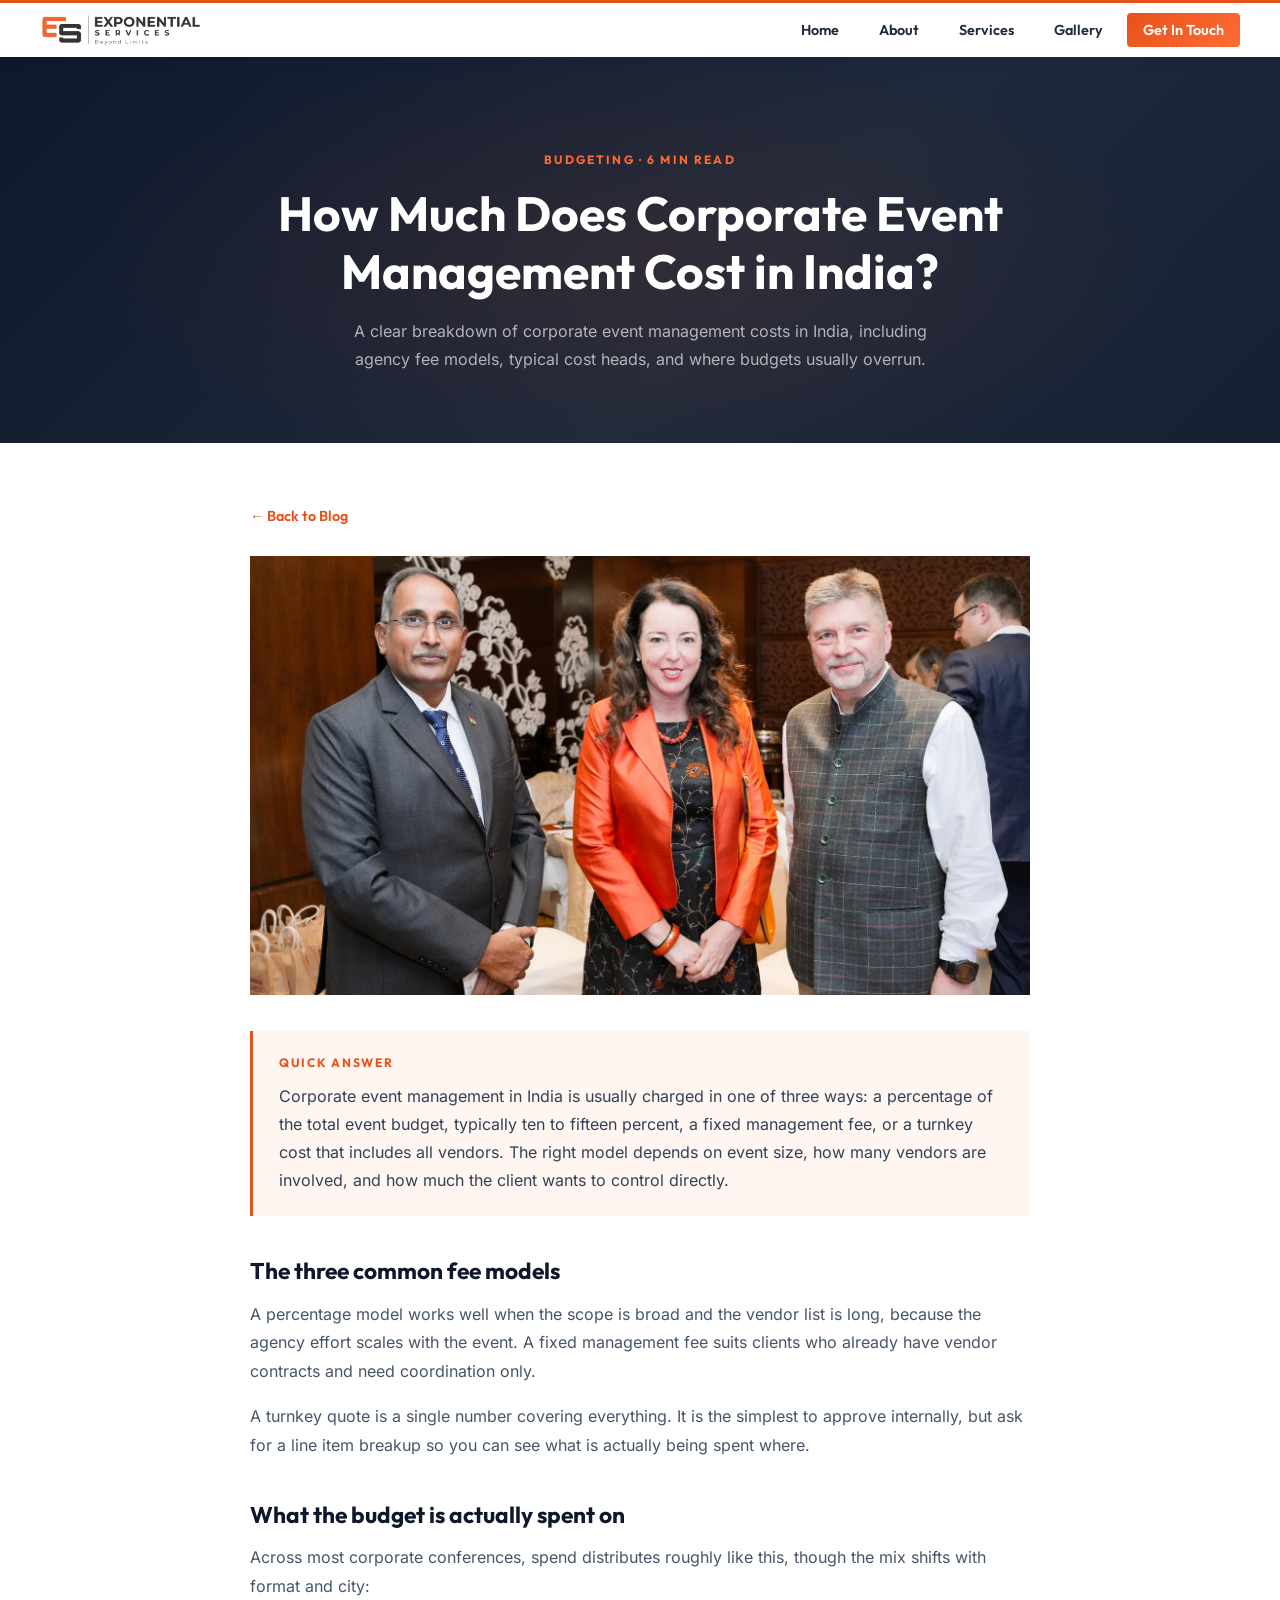
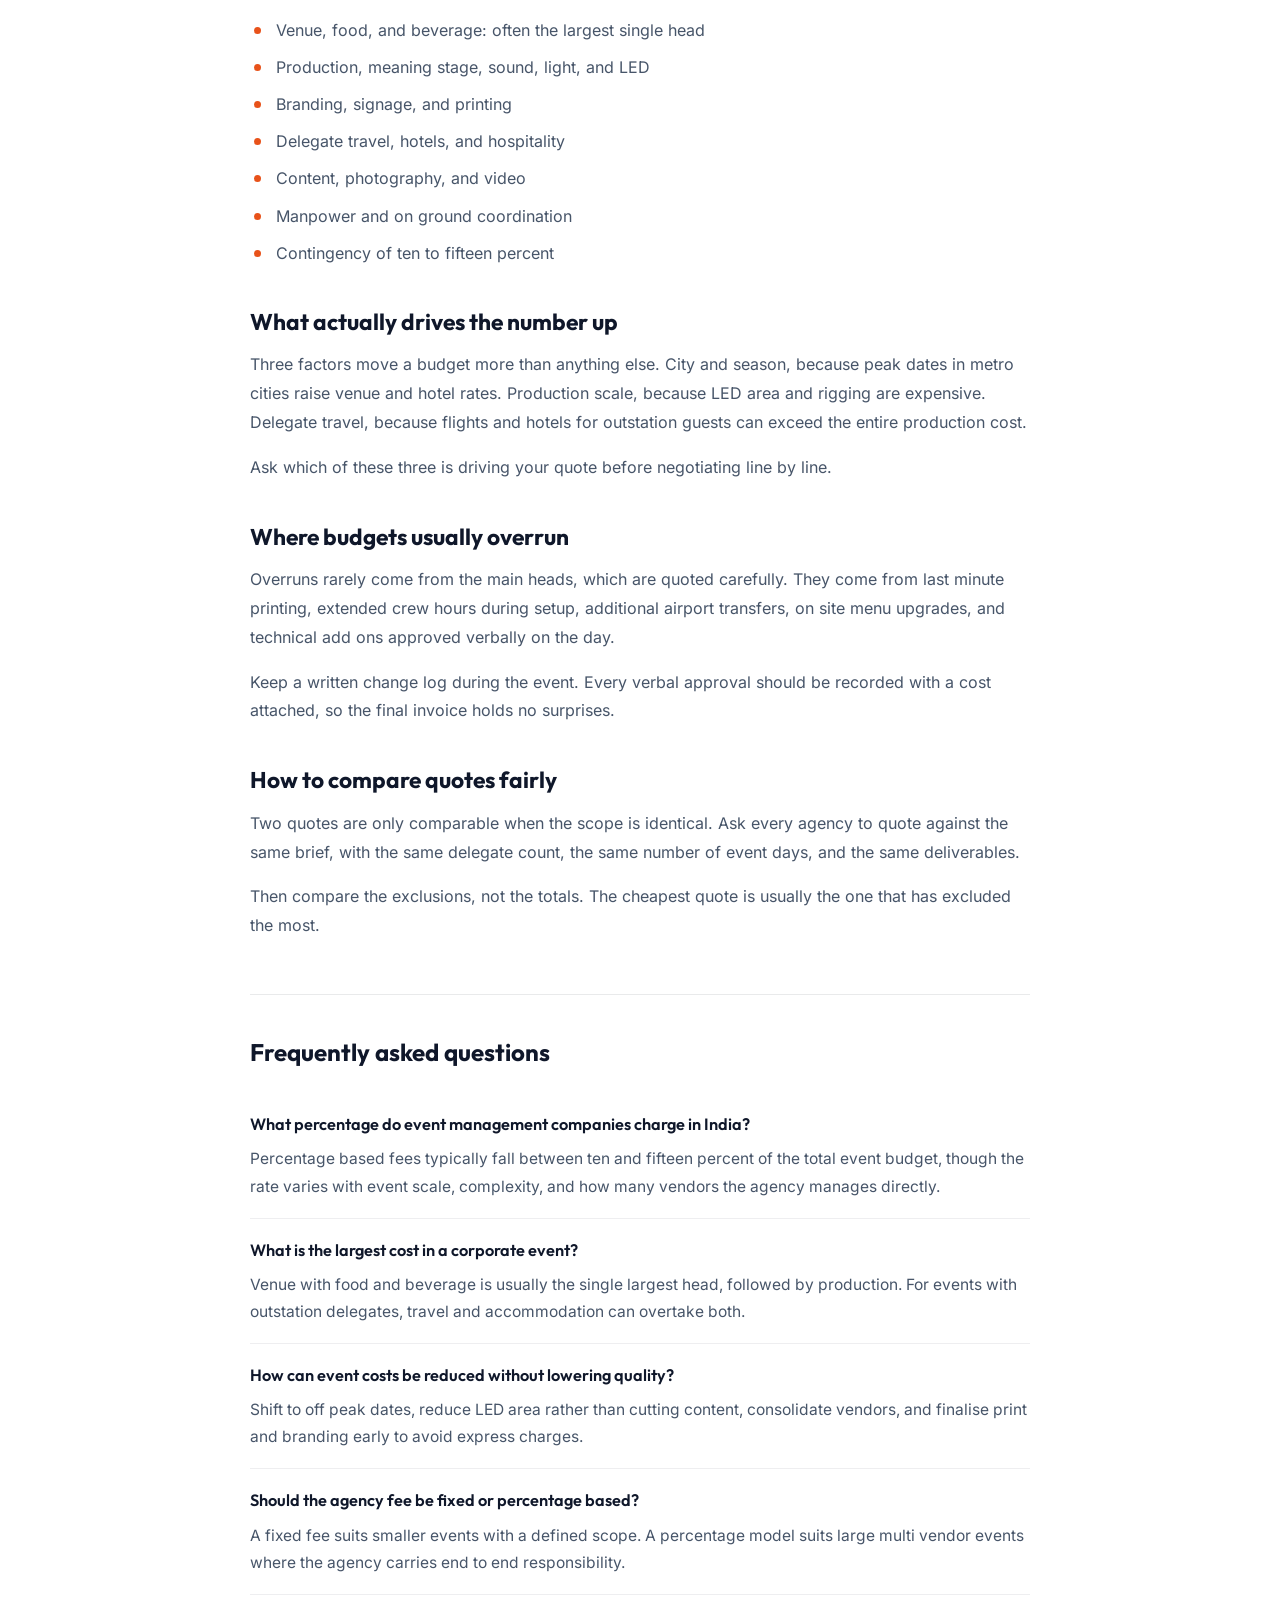
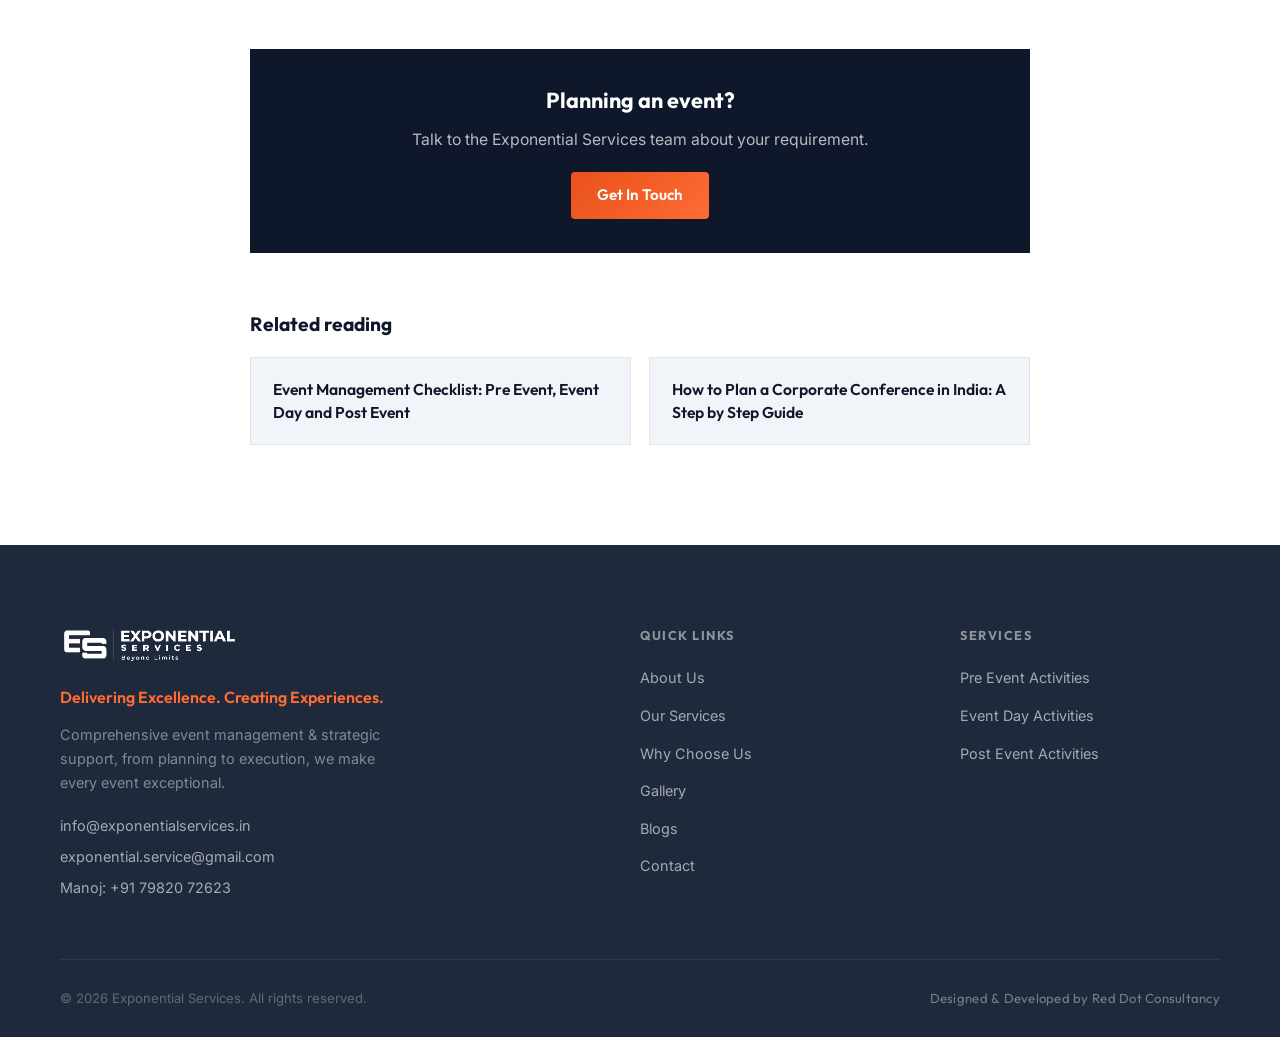
<file: corporate-event-management-cost-india.html>
<!DOCTYPE html>
<html lang="en">

<head>
  <meta charset="UTF-8" />
  <meta name="viewport" content="width=device-width, initial-scale=1.0" />
  <title>How Much Does Corporate Event Management Cost in India? | Exponential Services</title>
  <meta name="description" content="A clear breakdown of corporate event management costs in India, including agency fee models, typical cost heads, and where budgets usually overrun." />
  <link rel="preload" as="font" type="font/woff2" href="fonts/outfit-700-latin.woff2" crossorigin />
  <link rel="stylesheet" href="fonts.css" />
  <link rel="icon" type="image/svg+xml" href="favicon.svg" />
  <link rel="canonical" href="https://exponentialservices.in/corporate-event-management-cost-india.html" />
  <meta name="robots" content="index, follow, max-image-preview:large, max-snippet:-1" />
  <meta name="author" content="Exponential Services" />
  <meta name="keywords" content="corporate event management cost India, event management charges, event agency fees, event budget breakdown, cost of organising a conference" />
  <meta name="theme-color" content="#E8521A" />
  <meta property="og:type" content="article" />
  <meta property="og:site_name" content="Exponential Services" />
  <meta property="og:locale" content="en_IN" />
  <meta property="og:url" content="https://exponentialservices.in/corporate-event-management-cost-india.html" />
  <meta property="og:title" content="How Much Does Corporate Event Management Cost in India? | Exponential Services" />
  <meta property="og:description" content="A clear breakdown of corporate event management costs in India, including agency fee models, typical cost heads, and where budgets usually overrun." />
  <meta property="og:image" content="https://exponentialservices.in/img/DIP04920.webp" />
  <meta property="og:image:alt" content="Corporate event ballroom set up with stage and seating" />
  <meta name="twitter:card" content="summary_large_image" />
  <meta name="twitter:title" content="How Much Does Corporate Event Management Cost in India? | Exponential Services" />
  <meta name="twitter:description" content="A clear breakdown of corporate event management costs in India, including agency fee models, typical cost heads, and where budgets usually overrun." />
  <meta name="twitter:image" content="https://exponentialservices.in/img/DIP04920.webp" />
  <script type="application/ld+json">
[
  {
    "@context": "https://schema.org",
    "@type": "BlogPosting",
    "@id": "https://exponentialservices.in/corporate-event-management-cost-india.html#post",
    "headline": "How Much Does Corporate Event Management Cost in India?",
    "description": "A clear breakdown of corporate event management costs in India, including agency fee models, typical cost heads, and where budgets usually overrun.",
    "image": "https://exponentialservices.in/img/DIP04920.webp",
    "datePublished": "2026-07-22",
    "dateModified": "2026-07-22",
    "inLanguage": "en-IN",
    "keywords": "corporate event management cost India, event management charges, event agency fees, event budget breakdown, cost of organising a conference",
    "articleSection": "Budgeting",
    "mainEntityOfPage": {
      "@type": "WebPage",
      "@id": "https://exponentialservices.in/corporate-event-management-cost-india.html"
    },
    "author": {
      "@type": "Organization",
      "name": "Exponential Services",
      "url": "https://exponentialservices.in/"
    },
    "publisher": {
      "@id": "https://exponentialservices.in/#org"
    },
    "isPartOf": {
      "@id": "https://exponentialservices.in/blog.html#blog"
    },
    "breadcrumb": {
      "@type": "BreadcrumbList",
      "itemListElement": [
        {
          "@type": "ListItem",
          "position": 1,
          "name": "Home",
          "item": "https://exponentialservices.in/"
        },
        {
          "@type": "ListItem",
          "position": 2,
          "name": "Blog",
          "item": "https://exponentialservices.in/blog.html"
        },
        {
          "@type": "ListItem",
          "position": 3,
          "name": "How Much Does Corporate Event Management Cost in India?",
          "item": "https://exponentialservices.in/corporate-event-management-cost-india.html"
        }
      ]
    }
  },
  {
    "@context": "https://schema.org",
    "@type": "FAQPage",
    "@id": "https://exponentialservices.in/corporate-event-management-cost-india.html#faq",
    "mainEntity": [
      {
        "@type": "Question",
        "name": "What percentage do event management companies charge in India?",
        "acceptedAnswer": {
          "@type": "Answer",
          "text": "Percentage based fees typically fall between ten and fifteen percent of the total event budget, though the rate varies with event scale, complexity, and how many vendors the agency manages directly."
        }
      },
      {
        "@type": "Question",
        "name": "What is the largest cost in a corporate event?",
        "acceptedAnswer": {
          "@type": "Answer",
          "text": "Venue with food and beverage is usually the single largest head, followed by production. For events with outstation delegates, travel and accommodation can overtake both."
        }
      },
      {
        "@type": "Question",
        "name": "How can event costs be reduced without lowering quality?",
        "acceptedAnswer": {
          "@type": "Answer",
          "text": "Shift to off peak dates, reduce LED area rather than cutting content, consolidate vendors, and finalise print and branding early to avoid express charges."
        }
      },
      {
        "@type": "Question",
        "name": "Should the agency fee be fixed or percentage based?",
        "acceptedAnswer": {
          "@type": "Answer",
          "text": "A fixed fee suits smaller events with a defined scope. A percentage model suits large multi vendor events where the agency carries end to end responsibility."
        }
      }
    ]
  }
]
  </script>
  <link rel="stylesheet" href="style.css" />
  <style>
    .page-hero {
      background: linear-gradient(135deg, #0F172A 0%, #1E293B 60%, #162032 100%);
      padding: 150px 0 70px;
      text-align: center;
      position: relative;
      overflow: hidden;
    }
    .page-hero::before {
      content: '';
      position: absolute;
      inset: 0;
      background: radial-gradient(ellipse at 50% 60%, rgba(232,82,26,0.1) 0%, transparent 60%);
      pointer-events: none;
    }
    .page-hero-label {
      font-family: var(--font-display);
      font-size: 0.75rem;
      font-weight: 700;
      letter-spacing: 0.18em;
      text-transform: uppercase;
      color: var(--orange-light);
      margin-bottom: 16px;
    }
    .page-hero h1 {
      font-family: var(--font-display);
      font-size: clamp(1.9rem, 4.4vw, 3rem);
      font-weight: 700;
      color: var(--white);
      line-height: 1.2;
      margin-bottom: 18px;
      position: relative;
      max-width: 860px;
      margin-left: auto;
      margin-right: auto;
    }
    .page-hero p {
      font-size: 1rem;
      color: rgba(255,255,255,0.65);
      max-width: 620px;
      margin: 0 auto;
      line-height: 1.7;
      position: relative;
    }
    .article-wrap { max-width: 780px; margin: 0 auto; }
    .article-back {
      display: inline-flex; align-items: center; gap: 6px; margin-bottom: 28px;
      font-family: var(--font-display); font-weight: 600; font-size: 0.9rem;
      color: var(--orange); text-decoration: none;
    }
    .article-back:hover { text-decoration: underline; }
    .article-hero-img { width: 100%; aspect-ratio: 16/9; object-fit: cover; display: block; margin-bottom: 36px; }
    .answer-box {
      background: #FFF6F2;
      border-left: 3px solid var(--orange);
      padding: 22px 26px;
      margin-bottom: 36px;
    }
    .answer-box h2 {
      font-family: var(--font-display); font-size: 0.76rem; font-weight: 700;
      letter-spacing: 0.14em; text-transform: uppercase; color: var(--orange);
      margin: 0 0 10px;
    }
    .answer-box p { margin: 0; font-size: 1rem; line-height: 1.75; color: #334155; }
    .article-body h2 {
      font-family: var(--font-display); font-size: 1.42rem; font-weight: 700;
      color: #0F172A; line-height: 1.3; margin: 40px 0 14px;
    }
    .article-body p { font-size: 1rem; line-height: 1.8; color: #475569; margin: 0 0 16px; }
    .article-body ul { margin: 0 0 18px; padding-left: 0; list-style: none; }
    .article-body ul li {
      position: relative; padding-left: 26px; margin-bottom: 10px;
      font-size: 1rem; line-height: 1.7; color: #475569;
    }
    .article-body ul li::before {
      content: ''; position: absolute; left: 4px; top: 10px;
      width: 7px; height: 7px; background: var(--orange); border-radius: 50%;
    }
    .faq-section { margin-top: 54px; padding-top: 38px; border-top: 1px solid rgba(15,23,42,0.09); }
    .faq-section > h2 { font-family: var(--font-display); font-size: 1.5rem; font-weight: 700; color: #0F172A; margin: 0 0 22px; }
    .faq-item { border-bottom: 1px solid rgba(15,23,42,0.07); padding: 18px 0; }
    .faq-item h3 { font-family: var(--font-display); font-size: 1.02rem; font-weight: 600; color: #0F172A; margin: 0 0 8px; }
    .faq-item p { font-size: 0.97rem; line-height: 1.75; color: #475569; margin: 0; }
    .article-cta {
      margin-top: 54px; padding: 34px 30px; text-align: center;
      background: #0F172A; color: var(--white);
    }
    .article-cta h2 { font-family: var(--font-display); font-size: 1.35rem; font-weight: 700; margin: 0 0 10px; color: var(--white); }
    .article-cta p { margin: 0 0 20px; color: rgba(255,255,255,0.7); font-size: 0.98rem; }
    .article-cta a {
      display: inline-block; background: var(--gradient-main); color: var(--white);
      font-family: var(--font-display); font-weight: 600; font-size: 0.95rem;
      padding: 11px 26px; border-radius: 4px; text-decoration: none;
    }
    .related-wrap { margin-top: 56px; }
    .related-wrap h2 { font-family: var(--font-display); font-size: 1.2rem; font-weight: 700; color: #0F172A; margin: 0 0 18px; }
    .related-list { display: grid; grid-template-columns: 1fr 1fr; gap: 18px; }
    .related-list a {
      display: block; padding: 20px 22px; background: var(--off-white);
      border: 1px solid rgba(15,23,42,0.07); text-decoration: none;
      font-family: var(--font-display); font-weight: 600; font-size: 0.98rem;
      color: #0F172A; line-height: 1.45; transition: border-color 0.25s ease, color 0.25s ease;
    }
    .related-list a:hover { border-color: rgba(232,82,26,0.4); color: var(--orange); }
    @media (max-width: 620px) { .related-list { grid-template-columns: 1fr; } }
  </style>
</head>

<body>

  <!-- NAVIGATION -->
  <nav class="navbar" id="navbar">
    <div class="nav-container">
      <a href="index.html" class="nav-logo">
        <img src="Logo Files/logo_header.png" alt="Exponential Services" class="logo-img" />
      </a>
      <ul class="nav-links" id="navLinks">
        <li><a href="index.html" class="nav-link">Home</a></li>
        <li><a href="about.html" class="nav-link">About</a></li>
        <li><a href="services.html" class="nav-link">Services</a></li>
        <li><a href="gallery.html" class="nav-link">Gallery</a></li>
        <li><a href="contact.html" class="nav-link nav-cta">Get In Touch</a></li>
      </ul>
      <button class="hamburger" id="hamburger" aria-label="Open menu">
        <span></span><span></span><span></span>
      </button>
    </div>
  </nav>
  <!-- PAGE HERO -->
  <div class="page-hero">
    <div class="section-container" style="position:relative;">
      <div class="page-hero-label">Budgeting &middot; 6 min read</div>
      <h1>How Much Does Corporate Event Management Cost in India?</h1>
      <p>A clear breakdown of corporate event management costs in India, including agency fee models, typical cost heads, and where budgets usually overrun.</p>
    </div>
  </div>

  <!-- ARTICLE -->
  <section style="padding: 60px 0 100px; background: var(--white);">
    <div class="section-container">
      <div class="article-wrap">
        <a href="blog.html" class="article-back">&#8592; Back to Blog</a>
        <img class="article-hero-img" src="img/DIP04920.webp" alt="Corporate event ballroom set up with stage and seating" loading="lazy" />

        <div class="answer-box">
          <h2>Quick answer</h2>
          <p>Corporate event management in India is usually charged in one of three ways: a percentage of the total event budget, typically ten to fifteen percent, a fixed management fee, or a turnkey cost that includes all vendors. The right model depends on event size, how many vendors are involved, and how much the client wants to control directly.</p>
        </div>

        <div class="article-body">
          <h2>The three common fee models</h2>
          <p>A percentage model works well when the scope is broad and the vendor list is long, because the agency effort scales with the event. A fixed management fee suits clients who already have vendor contracts and need coordination only.</p>
          <p>A turnkey quote is a single number covering everything. It is the simplest to approve internally, but ask for a line item breakup so you can see what is actually being spent where.</p>
          <h2>What the budget is actually spent on</h2>
          <p>Across most corporate conferences, spend distributes roughly like this, though the mix shifts with format and city:</p>
          <ul>
            <li>Venue, food, and beverage: often the largest single head</li>
            <li>Production, meaning stage, sound, light, and LED</li>
            <li>Branding, signage, and printing</li>
            <li>Delegate travel, hotels, and hospitality</li>
            <li>Content, photography, and video</li>
            <li>Manpower and on ground coordination</li>
            <li>Contingency of ten to fifteen percent</li>
          </ul>
          <h2>What actually drives the number up</h2>
          <p>Three factors move a budget more than anything else. City and season, because peak dates in metro cities raise venue and hotel rates. Production scale, because LED area and rigging are expensive. Delegate travel, because flights and hotels for outstation guests can exceed the entire production cost.</p>
          <p>Ask which of these three is driving your quote before negotiating line by line.</p>
          <h2>Where budgets usually overrun</h2>
          <p>Overruns rarely come from the main heads, which are quoted carefully. They come from last minute printing, extended crew hours during setup, additional airport transfers, on site menu upgrades, and technical add ons approved verbally on the day.</p>
          <p>Keep a written change log during the event. Every verbal approval should be recorded with a cost attached, so the final invoice holds no surprises.</p>
          <h2>How to compare quotes fairly</h2>
          <p>Two quotes are only comparable when the scope is identical. Ask every agency to quote against the same brief, with the same delegate count, the same number of event days, and the same deliverables.</p>
          <p>Then compare the exclusions, not the totals. The cheapest quote is usually the one that has excluded the most.</p>
        </div>

        <div class="faq-section">
          <h2>Frequently asked questions</h2>
          <div class="faq-item">
            <h3>What percentage do event management companies charge in India?</h3>
            <p>Percentage based fees typically fall between ten and fifteen percent of the total event budget, though the rate varies with event scale, complexity, and how many vendors the agency manages directly.</p>
          </div>
          <div class="faq-item">
            <h3>What is the largest cost in a corporate event?</h3>
            <p>Venue with food and beverage is usually the single largest head, followed by production. For events with outstation delegates, travel and accommodation can overtake both.</p>
          </div>
          <div class="faq-item">
            <h3>How can event costs be reduced without lowering quality?</h3>
            <p>Shift to off peak dates, reduce LED area rather than cutting content, consolidate vendors, and finalise print and branding early to avoid express charges.</p>
          </div>
          <div class="faq-item">
            <h3>Should the agency fee be fixed or percentage based?</h3>
            <p>A fixed fee suits smaller events with a defined scope. A percentage model suits large multi vendor events where the agency carries end to end responsibility.</p>
          </div>
        </div>

        <div class="article-cta">
          <h2>Planning an event?</h2>
          <p>Talk to the Exponential Services team about your requirement.</p>
          <a href="contact.html">Get In Touch</a>
        </div>

        <div class="related-wrap">
          <h2>Related reading</h2>
          <div class="related-list">
            <a href="event-management-checklist.html">Event Management Checklist: Pre Event, Event Day and Post Event</a>
            <a href="corporate-conference-planning-guide.html">How to Plan a Corporate Conference in India: A Step by Step Guide</a>
          </div>
        </div>
      </div>
    </div>
  </section>

  <!-- FOOTER -->
  <footer class="footer">
    <div class="footer-container">
      <div class="footer-top">
        <div class="footer-brand">
          <img src="Logo Files/logo_footer.png" alt="Exponential Services" class="footer-logo" />
          <p class="footer-tagline">Delivering Excellence. Creating Experiences.</p>
          <p class="footer-desc">Comprehensive event management &amp; strategic support, from planning to execution, we make every event exceptional.</p>
          <div class="footer-contact">
            <a href="mailto:info@exponentialservices.in">info@exponentialservices.in</a>
            <a href="mailto:exponential.service@gmail.com">exponential.service@gmail.com</a>
            <a href="tel:+917982072623">Manoj: +91 79820 72623</a>
          </div>
        </div>
        <div class="footer-links-col">
          <h5>Quick Links</h5>
          <ul>
            <li><a href="about.html">About Us</a></li>
            <li><a href="services.html">Our Services</a></li>
            <li><a href="why-us.html">Why Choose Us</a></li>
            <li><a href="gallery.html">Gallery</a></li>
            <li><a href="blog.html">Blogs</a></li>
            <li><a href="contact.html">Contact</a></li>
          </ul>
        </div>
        <div class="footer-links-col">
          <h5>Services</h5>
          <ul>
            <li><a href="services.html#service-pre">Pre Event Activities</a></li>
            <li><a href="services.html#service-day">Event Day Activities</a></li>
            <li><a href="services.html#service-post">Post Event Activities</a></li>
          </ul>
        </div>
      </div>
      <div class="footer-bottom">
        <span>&copy; 2026 Exponential Services. All rights reserved.</span>
        <span class="footer-credit">Designed &amp; Developed by <a href="https://reddotconsultancy.co/" target="_blank" rel="noopener" class="rdc">Red Dot Consultancy</a></span>
      </div>
    </div>
  </footer>

  <script src="script.js?v=2"></script>
</body>

</html>
</file>
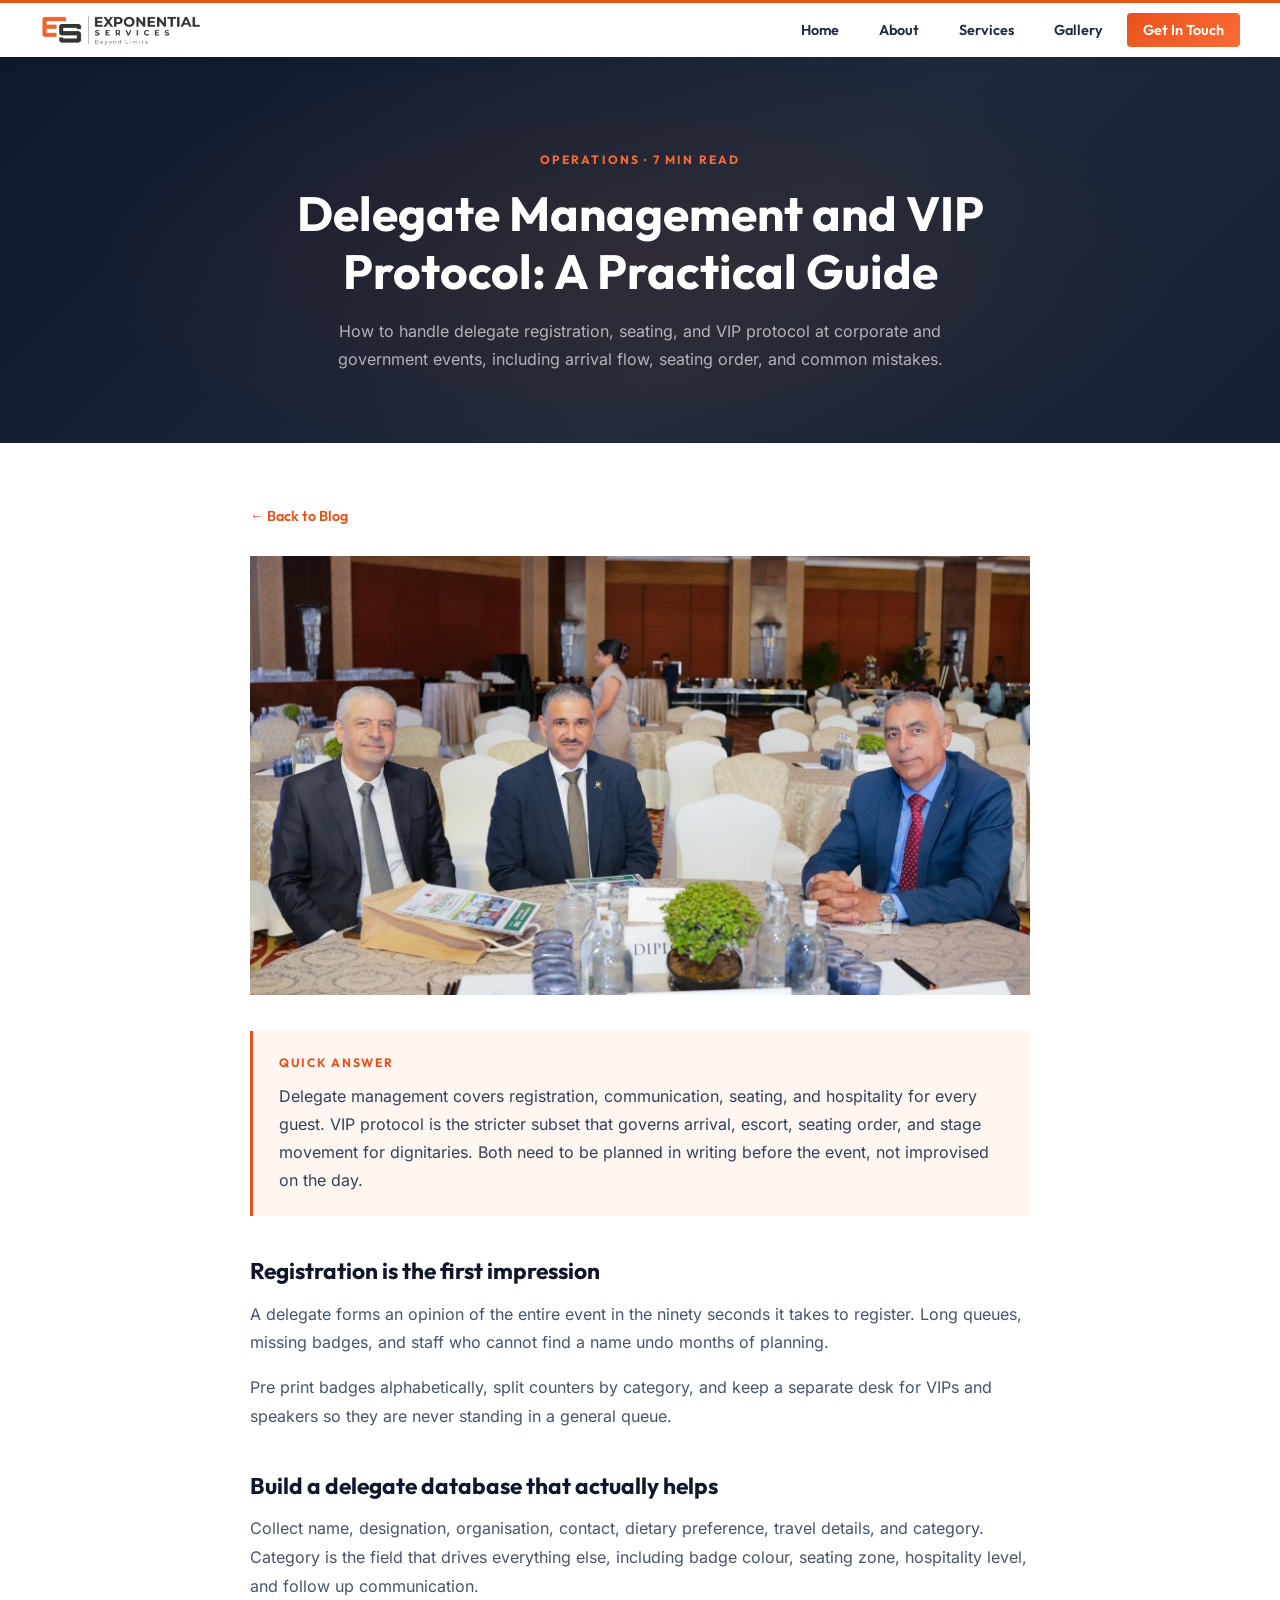
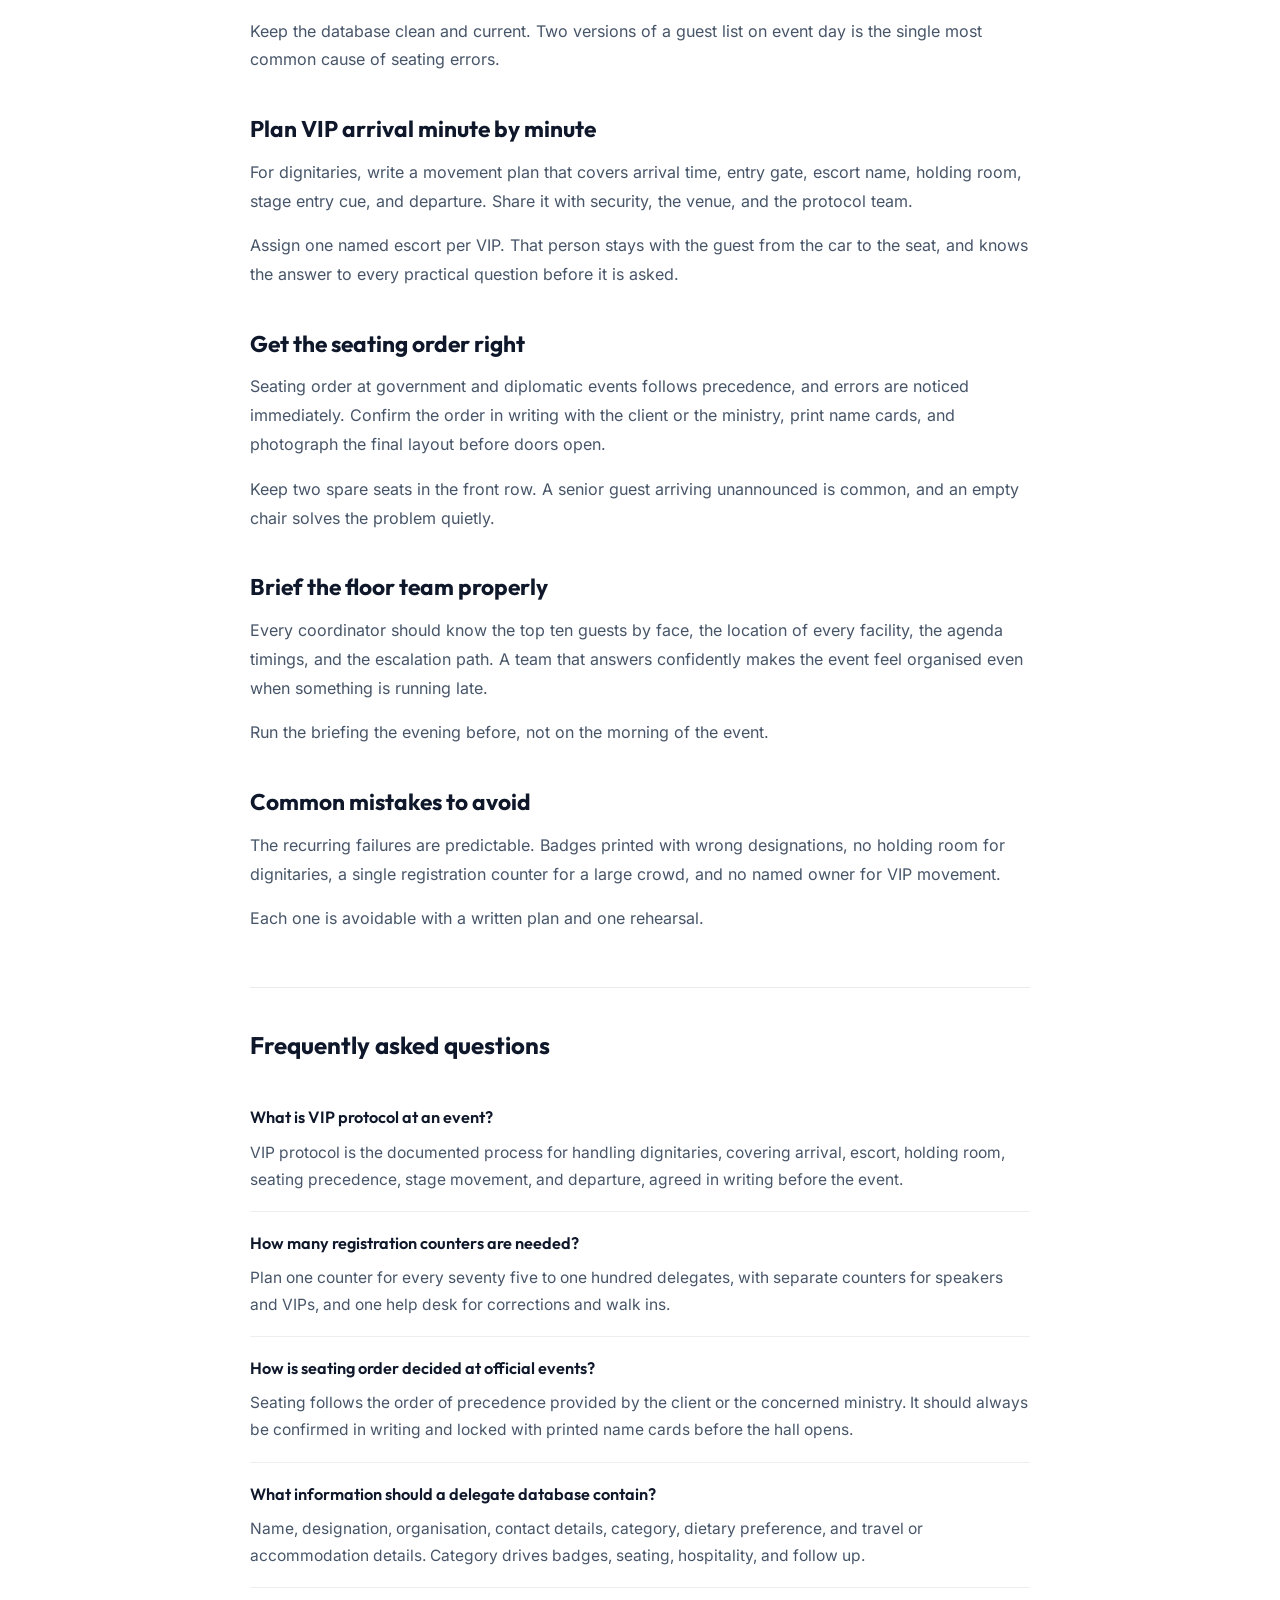
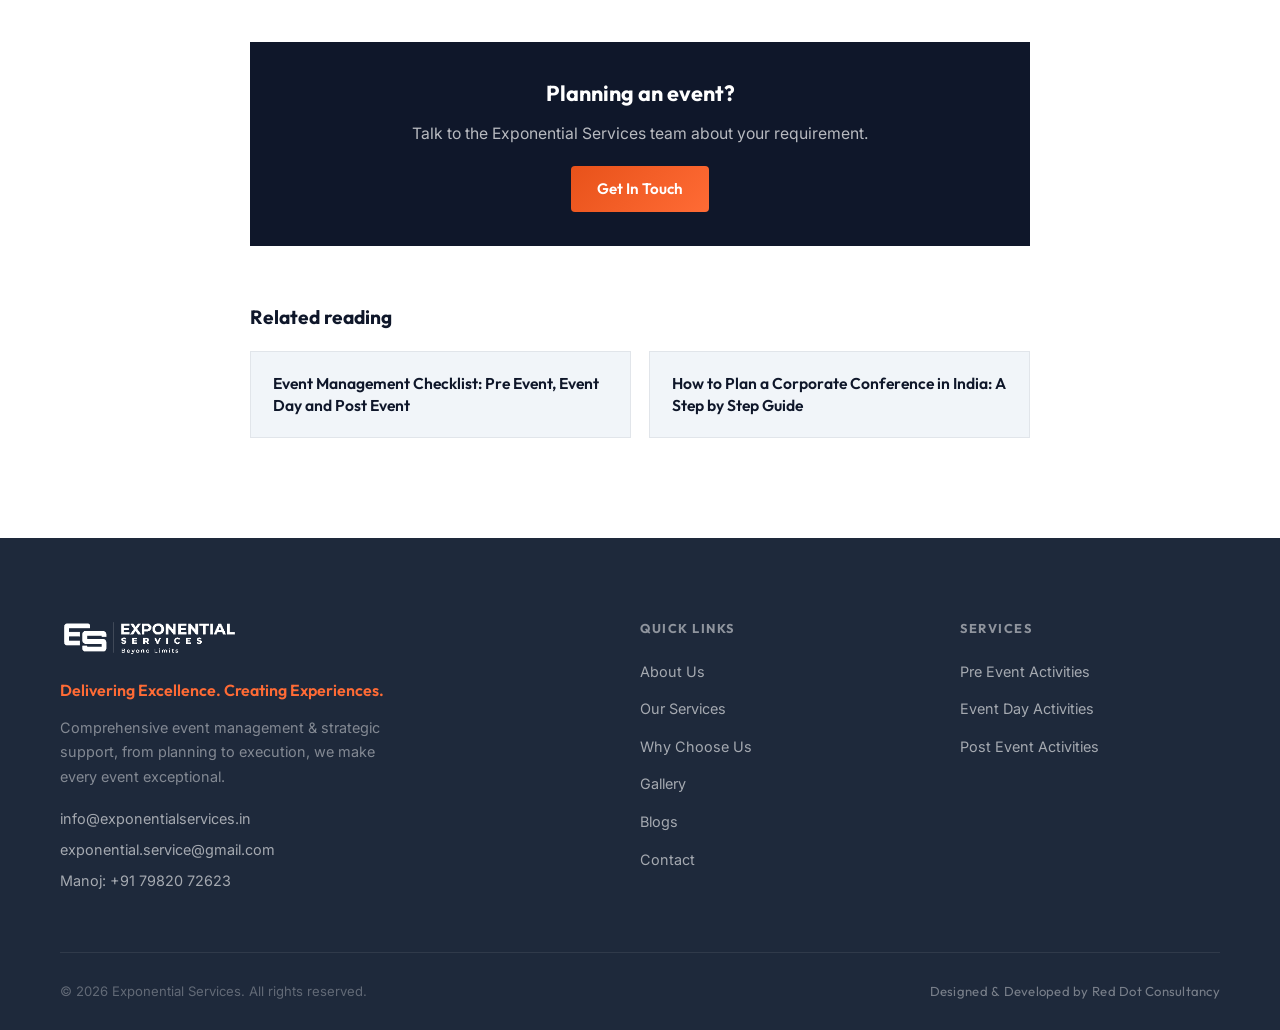
<file: delegate-management-vip-protocol.html>
<!DOCTYPE html>
<html lang="en">

<head>
  <meta charset="UTF-8" />
  <meta name="viewport" content="width=device-width, initial-scale=1.0" />
  <title>Delegate Management and VIP Protocol: A Practical Guide | Exponential Services</title>
  <meta name="description" content="How to handle delegate registration, seating, and VIP protocol at corporate and government events, including arrival flow, seating order, and common mistakes." />
  <link rel="preload" as="font" type="font/woff2" href="fonts/outfit-700-latin.woff2" crossorigin />
  <link rel="stylesheet" href="fonts.css" />
  <link rel="icon" type="image/svg+xml" href="favicon.svg" />
  <link rel="canonical" href="https://exponentialservices.in/delegate-management-vip-protocol.html" />
  <meta name="robots" content="index, follow, max-image-preview:large, max-snippet:-1" />
  <meta name="author" content="Exponential Services" />
  <meta name="keywords" content="delegate management, VIP protocol, event protocol, guest management, registration management, government event protocol" />
  <meta name="theme-color" content="#E8521A" />
  <meta property="og:type" content="article" />
  <meta property="og:site_name" content="Exponential Services" />
  <meta property="og:locale" content="en_IN" />
  <meta property="og:url" content="https://exponentialservices.in/delegate-management-vip-protocol.html" />
  <meta property="og:title" content="Delegate Management and VIP Protocol: A Practical Guide | Exponential Services" />
  <meta property="og:description" content="How to handle delegate registration, seating, and VIP protocol at corporate and government events, including arrival flow, seating order, and common mistakes." />
  <meta property="og:image" content="https://exponentialservices.in/img/DIP04874.webp" />
  <meta property="og:image:alt" content="Delegates seated at a conference table with country name cards" />
  <meta name="twitter:card" content="summary_large_image" />
  <meta name="twitter:title" content="Delegate Management and VIP Protocol: A Practical Guide | Exponential Services" />
  <meta name="twitter:description" content="How to handle delegate registration, seating, and VIP protocol at corporate and government events, including arrival flow, seating order, and common mistakes." />
  <meta name="twitter:image" content="https://exponentialservices.in/img/DIP04874.webp" />
  <script type="application/ld+json">
[
  {
    "@context": "https://schema.org",
    "@type": "BlogPosting",
    "@id": "https://exponentialservices.in/delegate-management-vip-protocol.html#post",
    "headline": "Delegate Management and VIP Protocol: A Practical Guide",
    "description": "How to handle delegate registration, seating, and VIP protocol at corporate and government events, including arrival flow, seating order, and common mistakes.",
    "image": "https://exponentialservices.in/img/DIP04874.webp",
    "datePublished": "2026-07-10",
    "dateModified": "2026-07-10",
    "inLanguage": "en-IN",
    "keywords": "delegate management, VIP protocol, event protocol, guest management, registration management, government event protocol",
    "articleSection": "Operations",
    "mainEntityOfPage": {
      "@type": "WebPage",
      "@id": "https://exponentialservices.in/delegate-management-vip-protocol.html"
    },
    "author": {
      "@type": "Organization",
      "name": "Exponential Services",
      "url": "https://exponentialservices.in/"
    },
    "publisher": {
      "@id": "https://exponentialservices.in/#org"
    },
    "isPartOf": {
      "@id": "https://exponentialservices.in/blog.html#blog"
    },
    "breadcrumb": {
      "@type": "BreadcrumbList",
      "itemListElement": [
        {
          "@type": "ListItem",
          "position": 1,
          "name": "Home",
          "item": "https://exponentialservices.in/"
        },
        {
          "@type": "ListItem",
          "position": 2,
          "name": "Blog",
          "item": "https://exponentialservices.in/blog.html"
        },
        {
          "@type": "ListItem",
          "position": 3,
          "name": "Delegate Management and VIP Protocol: A Practical Guide",
          "item": "https://exponentialservices.in/delegate-management-vip-protocol.html"
        }
      ]
    }
  },
  {
    "@context": "https://schema.org",
    "@type": "FAQPage",
    "@id": "https://exponentialservices.in/delegate-management-vip-protocol.html#faq",
    "mainEntity": [
      {
        "@type": "Question",
        "name": "What is VIP protocol at an event?",
        "acceptedAnswer": {
          "@type": "Answer",
          "text": "VIP protocol is the documented process for handling dignitaries, covering arrival, escort, holding room, seating precedence, stage movement, and departure, agreed in writing before the event."
        }
      },
      {
        "@type": "Question",
        "name": "How many registration counters are needed?",
        "acceptedAnswer": {
          "@type": "Answer",
          "text": "Plan one counter for every seventy five to one hundred delegates, with separate counters for speakers and VIPs, and one help desk for corrections and walk ins."
        }
      },
      {
        "@type": "Question",
        "name": "How is seating order decided at official events?",
        "acceptedAnswer": {
          "@type": "Answer",
          "text": "Seating follows the order of precedence provided by the client or the concerned ministry. It should always be confirmed in writing and locked with printed name cards before the hall opens."
        }
      },
      {
        "@type": "Question",
        "name": "What information should a delegate database contain?",
        "acceptedAnswer": {
          "@type": "Answer",
          "text": "Name, designation, organisation, contact details, category, dietary preference, and travel or accommodation details. Category drives badges, seating, hospitality, and follow up."
        }
      }
    ]
  }
]
  </script>
  <link rel="stylesheet" href="style.css" />
  <style>
    .page-hero {
      background: linear-gradient(135deg, #0F172A 0%, #1E293B 60%, #162032 100%);
      padding: 150px 0 70px;
      text-align: center;
      position: relative;
      overflow: hidden;
    }
    .page-hero::before {
      content: '';
      position: absolute;
      inset: 0;
      background: radial-gradient(ellipse at 50% 60%, rgba(232,82,26,0.1) 0%, transparent 60%);
      pointer-events: none;
    }
    .page-hero-label {
      font-family: var(--font-display);
      font-size: 0.75rem;
      font-weight: 700;
      letter-spacing: 0.18em;
      text-transform: uppercase;
      color: var(--orange-light);
      margin-bottom: 16px;
    }
    .page-hero h1 {
      font-family: var(--font-display);
      font-size: clamp(1.9rem, 4.4vw, 3rem);
      font-weight: 700;
      color: var(--white);
      line-height: 1.2;
      margin-bottom: 18px;
      position: relative;
      max-width: 860px;
      margin-left: auto;
      margin-right: auto;
    }
    .page-hero p {
      font-size: 1rem;
      color: rgba(255,255,255,0.65);
      max-width: 620px;
      margin: 0 auto;
      line-height: 1.7;
      position: relative;
    }
    .article-wrap { max-width: 780px; margin: 0 auto; }
    .article-back {
      display: inline-flex; align-items: center; gap: 6px; margin-bottom: 28px;
      font-family: var(--font-display); font-weight: 600; font-size: 0.9rem;
      color: var(--orange); text-decoration: none;
    }
    .article-back:hover { text-decoration: underline; }
    .article-hero-img { width: 100%; aspect-ratio: 16/9; object-fit: cover; display: block; margin-bottom: 36px; }
    .answer-box {
      background: #FFF6F2;
      border-left: 3px solid var(--orange);
      padding: 22px 26px;
      margin-bottom: 36px;
    }
    .answer-box h2 {
      font-family: var(--font-display); font-size: 0.76rem; font-weight: 700;
      letter-spacing: 0.14em; text-transform: uppercase; color: var(--orange);
      margin: 0 0 10px;
    }
    .answer-box p { margin: 0; font-size: 1rem; line-height: 1.75; color: #334155; }
    .article-body h2 {
      font-family: var(--font-display); font-size: 1.42rem; font-weight: 700;
      color: #0F172A; line-height: 1.3; margin: 40px 0 14px;
    }
    .article-body p { font-size: 1rem; line-height: 1.8; color: #475569; margin: 0 0 16px; }
    .article-body ul { margin: 0 0 18px; padding-left: 0; list-style: none; }
    .article-body ul li {
      position: relative; padding-left: 26px; margin-bottom: 10px;
      font-size: 1rem; line-height: 1.7; color: #475569;
    }
    .article-body ul li::before {
      content: ''; position: absolute; left: 4px; top: 10px;
      width: 7px; height: 7px; background: var(--orange); border-radius: 50%;
    }
    .faq-section { margin-top: 54px; padding-top: 38px; border-top: 1px solid rgba(15,23,42,0.09); }
    .faq-section > h2 { font-family: var(--font-display); font-size: 1.5rem; font-weight: 700; color: #0F172A; margin: 0 0 22px; }
    .faq-item { border-bottom: 1px solid rgba(15,23,42,0.07); padding: 18px 0; }
    .faq-item h3 { font-family: var(--font-display); font-size: 1.02rem; font-weight: 600; color: #0F172A; margin: 0 0 8px; }
    .faq-item p { font-size: 0.97rem; line-height: 1.75; color: #475569; margin: 0; }
    .article-cta {
      margin-top: 54px; padding: 34px 30px; text-align: center;
      background: #0F172A; color: var(--white);
    }
    .article-cta h2 { font-family: var(--font-display); font-size: 1.35rem; font-weight: 700; margin: 0 0 10px; color: var(--white); }
    .article-cta p { margin: 0 0 20px; color: rgba(255,255,255,0.7); font-size: 0.98rem; }
    .article-cta a {
      display: inline-block; background: var(--gradient-main); color: var(--white);
      font-family: var(--font-display); font-weight: 600; font-size: 0.95rem;
      padding: 11px 26px; border-radius: 4px; text-decoration: none;
    }
    .related-wrap { margin-top: 56px; }
    .related-wrap h2 { font-family: var(--font-display); font-size: 1.2rem; font-weight: 700; color: #0F172A; margin: 0 0 18px; }
    .related-list { display: grid; grid-template-columns: 1fr 1fr; gap: 18px; }
    .related-list a {
      display: block; padding: 20px 22px; background: var(--off-white);
      border: 1px solid rgba(15,23,42,0.07); text-decoration: none;
      font-family: var(--font-display); font-weight: 600; font-size: 0.98rem;
      color: #0F172A; line-height: 1.45; transition: border-color 0.25s ease, color 0.25s ease;
    }
    .related-list a:hover { border-color: rgba(232,82,26,0.4); color: var(--orange); }
    @media (max-width: 620px) { .related-list { grid-template-columns: 1fr; } }
  </style>
</head>

<body>

  <!-- NAVIGATION -->
  <nav class="navbar" id="navbar">
    <div class="nav-container">
      <a href="index.html" class="nav-logo">
        <img src="Logo Files/logo_header.png" alt="Exponential Services" class="logo-img" />
      </a>
      <ul class="nav-links" id="navLinks">
        <li><a href="index.html" class="nav-link">Home</a></li>
        <li><a href="about.html" class="nav-link">About</a></li>
        <li><a href="services.html" class="nav-link">Services</a></li>
        <li><a href="gallery.html" class="nav-link">Gallery</a></li>
        <li><a href="contact.html" class="nav-link nav-cta">Get In Touch</a></li>
      </ul>
      <button class="hamburger" id="hamburger" aria-label="Open menu">
        <span></span><span></span><span></span>
      </button>
    </div>
  </nav>
  <!-- PAGE HERO -->
  <div class="page-hero">
    <div class="section-container" style="position:relative;">
      <div class="page-hero-label">Operations &middot; 7 min read</div>
      <h1>Delegate Management and VIP Protocol: A Practical Guide</h1>
      <p>How to handle delegate registration, seating, and VIP protocol at corporate and government events, including arrival flow, seating order, and common mistakes.</p>
    </div>
  </div>

  <!-- ARTICLE -->
  <section style="padding: 60px 0 100px; background: var(--white);">
    <div class="section-container">
      <div class="article-wrap">
        <a href="blog.html" class="article-back">&#8592; Back to Blog</a>
        <img class="article-hero-img" src="img/DIP04874.webp" alt="Delegates seated at a conference table with country name cards" loading="lazy" />

        <div class="answer-box">
          <h2>Quick answer</h2>
          <p>Delegate management covers registration, communication, seating, and hospitality for every guest. VIP protocol is the stricter subset that governs arrival, escort, seating order, and stage movement for dignitaries. Both need to be planned in writing before the event, not improvised on the day.</p>
        </div>

        <div class="article-body">
          <h2>Registration is the first impression</h2>
          <p>A delegate forms an opinion of the entire event in the ninety seconds it takes to register. Long queues, missing badges, and staff who cannot find a name undo months of planning.</p>
          <p>Pre print badges alphabetically, split counters by category, and keep a separate desk for VIPs and speakers so they are never standing in a general queue.</p>
          <h2>Build a delegate database that actually helps</h2>
          <p>Collect name, designation, organisation, contact, dietary preference, travel details, and category. Category is the field that drives everything else, including badge colour, seating zone, hospitality level, and follow up communication.</p>
          <p>Keep the database clean and current. Two versions of a guest list on event day is the single most common cause of seating errors.</p>
          <h2>Plan VIP arrival minute by minute</h2>
          <p>For dignitaries, write a movement plan that covers arrival time, entry gate, escort name, holding room, stage entry cue, and departure. Share it with security, the venue, and the protocol team.</p>
          <p>Assign one named escort per VIP. That person stays with the guest from the car to the seat, and knows the answer to every practical question before it is asked.</p>
          <h2>Get the seating order right</h2>
          <p>Seating order at government and diplomatic events follows precedence, and errors are noticed immediately. Confirm the order in writing with the client or the ministry, print name cards, and photograph the final layout before doors open.</p>
          <p>Keep two spare seats in the front row. A senior guest arriving unannounced is common, and an empty chair solves the problem quietly.</p>
          <h2>Brief the floor team properly</h2>
          <p>Every coordinator should know the top ten guests by face, the location of every facility, the agenda timings, and the escalation path. A team that answers confidently makes the event feel organised even when something is running late.</p>
          <p>Run the briefing the evening before, not on the morning of the event.</p>
          <h2>Common mistakes to avoid</h2>
          <p>The recurring failures are predictable. Badges printed with wrong designations, no holding room for dignitaries, a single registration counter for a large crowd, and no named owner for VIP movement.</p>
          <p>Each one is avoidable with a written plan and one rehearsal.</p>
        </div>

        <div class="faq-section">
          <h2>Frequently asked questions</h2>
          <div class="faq-item">
            <h3>What is VIP protocol at an event?</h3>
            <p>VIP protocol is the documented process for handling dignitaries, covering arrival, escort, holding room, seating precedence, stage movement, and departure, agreed in writing before the event.</p>
          </div>
          <div class="faq-item">
            <h3>How many registration counters are needed?</h3>
            <p>Plan one counter for every seventy five to one hundred delegates, with separate counters for speakers and VIPs, and one help desk for corrections and walk ins.</p>
          </div>
          <div class="faq-item">
            <h3>How is seating order decided at official events?</h3>
            <p>Seating follows the order of precedence provided by the client or the concerned ministry. It should always be confirmed in writing and locked with printed name cards before the hall opens.</p>
          </div>
          <div class="faq-item">
            <h3>What information should a delegate database contain?</h3>
            <p>Name, designation, organisation, contact details, category, dietary preference, and travel or accommodation details. Category drives badges, seating, hospitality, and follow up.</p>
          </div>
        </div>

        <div class="article-cta">
          <h2>Planning an event?</h2>
          <p>Talk to the Exponential Services team about your requirement.</p>
          <a href="contact.html">Get In Touch</a>
        </div>

        <div class="related-wrap">
          <h2>Related reading</h2>
          <div class="related-list">
            <a href="event-management-checklist.html">Event Management Checklist: Pre Event, Event Day and Post Event</a>
            <a href="corporate-conference-planning-guide.html">How to Plan a Corporate Conference in India: A Step by Step Guide</a>
          </div>
        </div>
      </div>
    </div>
  </section>

  <!-- FOOTER -->
  <footer class="footer">
    <div class="footer-container">
      <div class="footer-top">
        <div class="footer-brand">
          <img src="Logo Files/logo_footer.png" alt="Exponential Services" class="footer-logo" />
          <p class="footer-tagline">Delivering Excellence. Creating Experiences.</p>
          <p class="footer-desc">Comprehensive event management &amp; strategic support, from planning to execution, we make every event exceptional.</p>
          <div class="footer-contact">
            <a href="mailto:info@exponentialservices.in">info@exponentialservices.in</a>
            <a href="mailto:exponential.service@gmail.com">exponential.service@gmail.com</a>
            <a href="tel:+917982072623">Manoj: +91 79820 72623</a>
          </div>
        </div>
        <div class="footer-links-col">
          <h5>Quick Links</h5>
          <ul>
            <li><a href="about.html">About Us</a></li>
            <li><a href="services.html">Our Services</a></li>
            <li><a href="why-us.html">Why Choose Us</a></li>
            <li><a href="gallery.html">Gallery</a></li>
            <li><a href="blog.html">Blogs</a></li>
            <li><a href="contact.html">Contact</a></li>
          </ul>
        </div>
        <div class="footer-links-col">
          <h5>Services</h5>
          <ul>
            <li><a href="services.html#service-pre">Pre Event Activities</a></li>
            <li><a href="services.html#service-day">Event Day Activities</a></li>
            <li><a href="services.html#service-post">Post Event Activities</a></li>
          </ul>
        </div>
      </div>
      <div class="footer-bottom">
        <span>&copy; 2026 Exponential Services. All rights reserved.</span>
        <span class="footer-credit">Designed &amp; Developed by <a href="https://reddotconsultancy.co/" target="_blank" rel="noopener" class="rdc">Red Dot Consultancy</a></span>
      </div>
    </div>
  </footer>

  <script src="script.js?v=2"></script>
</body>

</html>
</file>
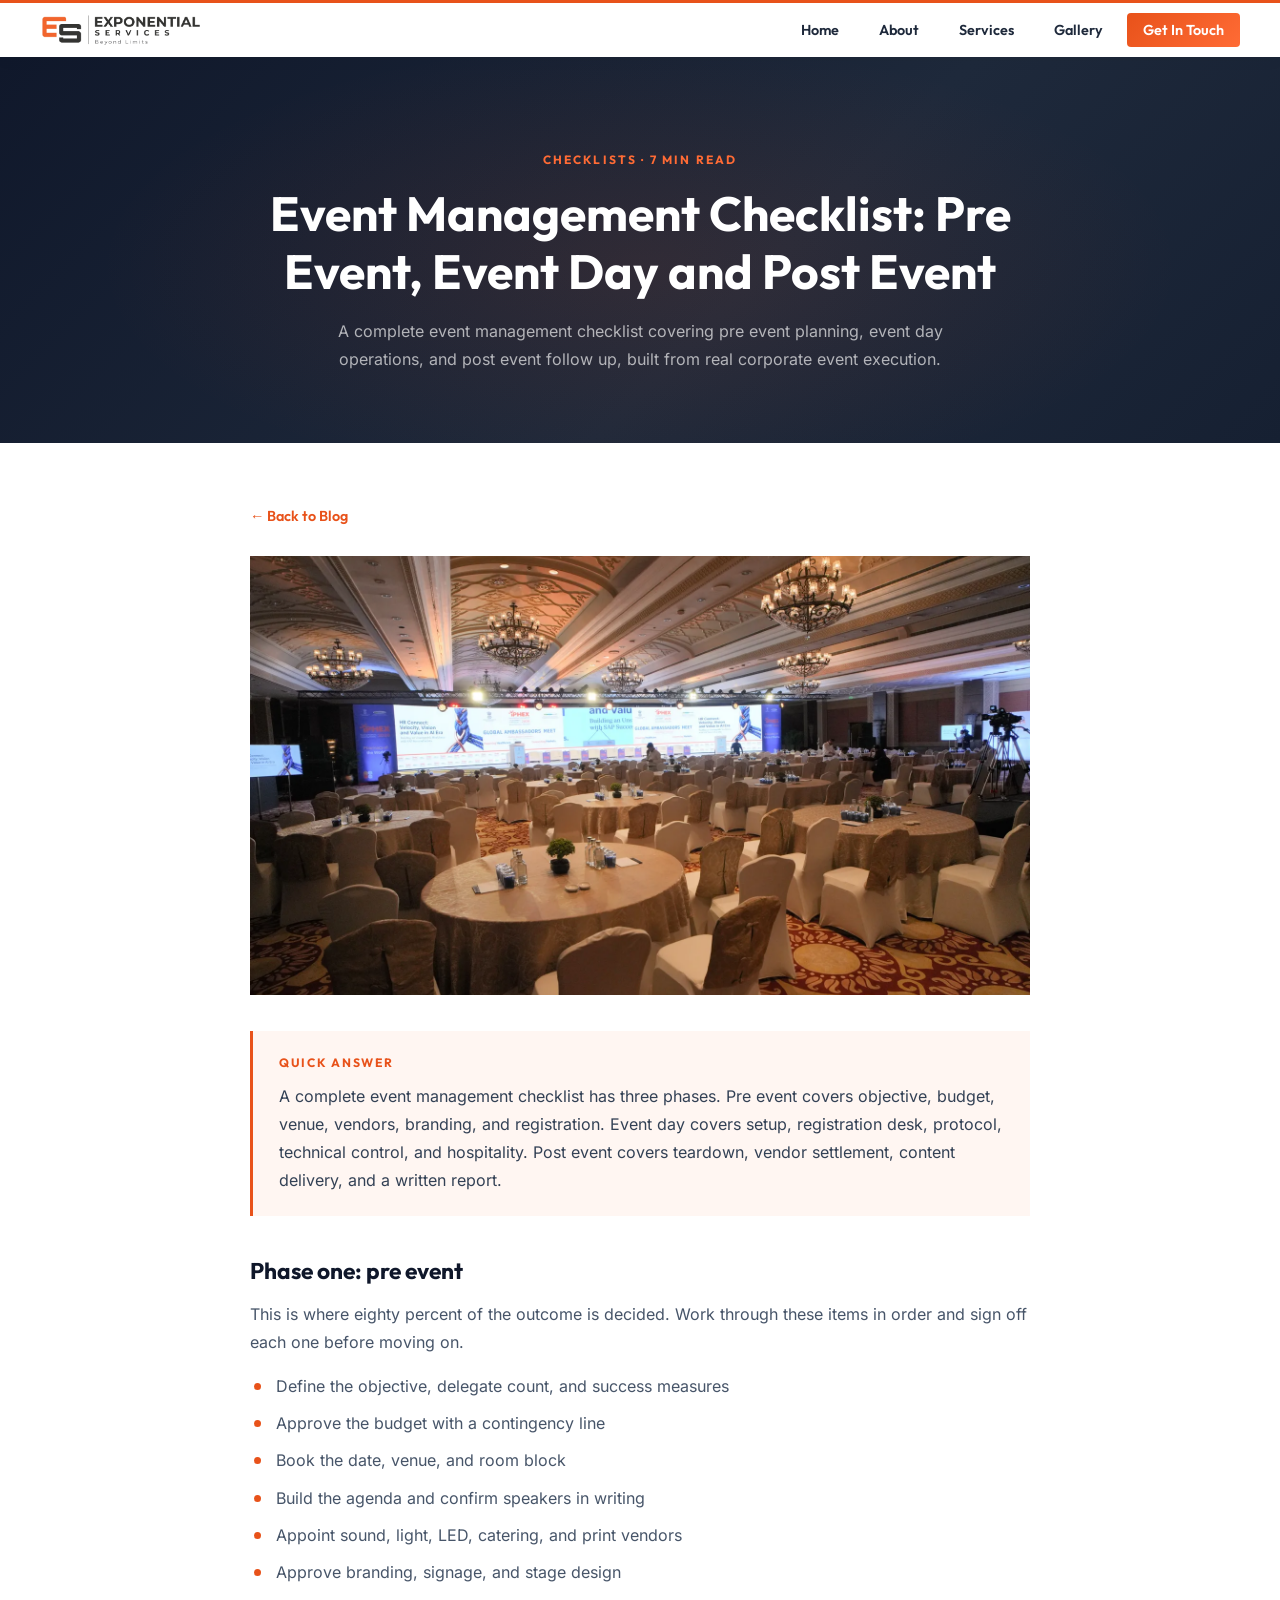
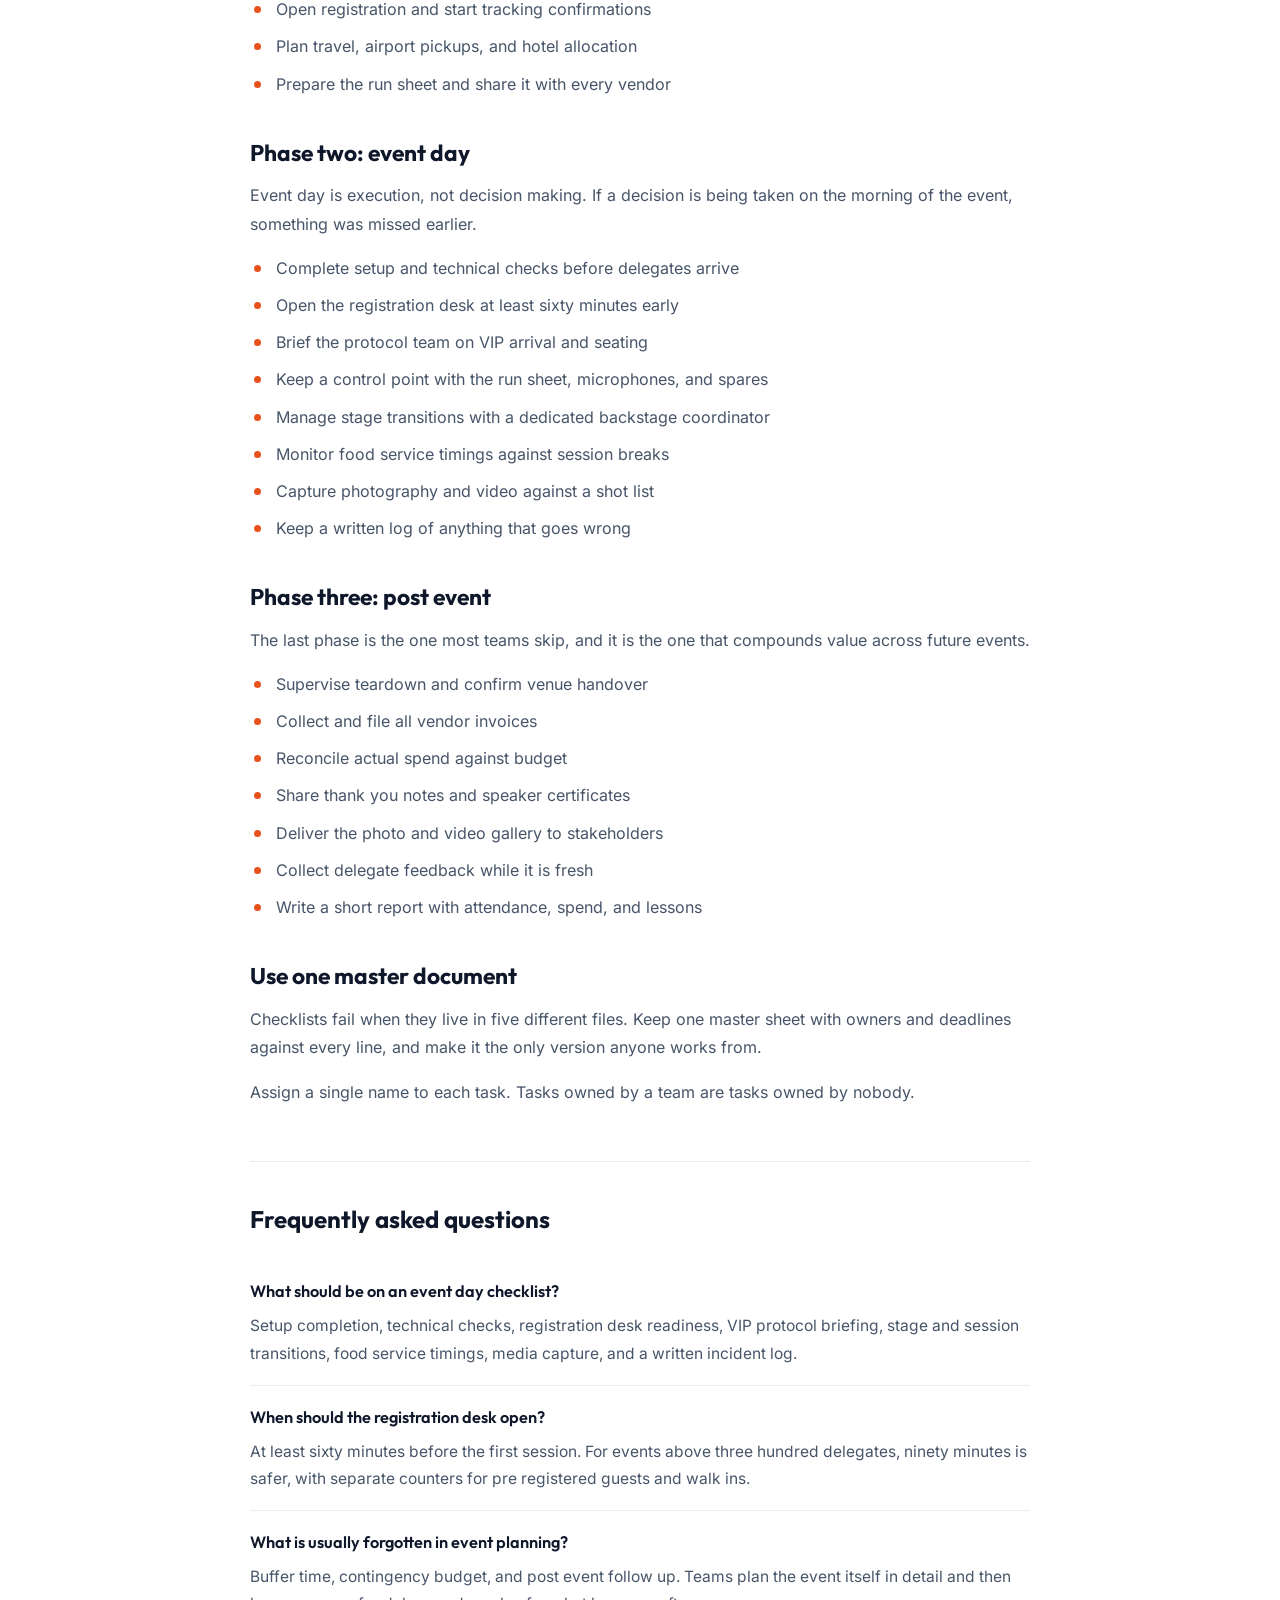
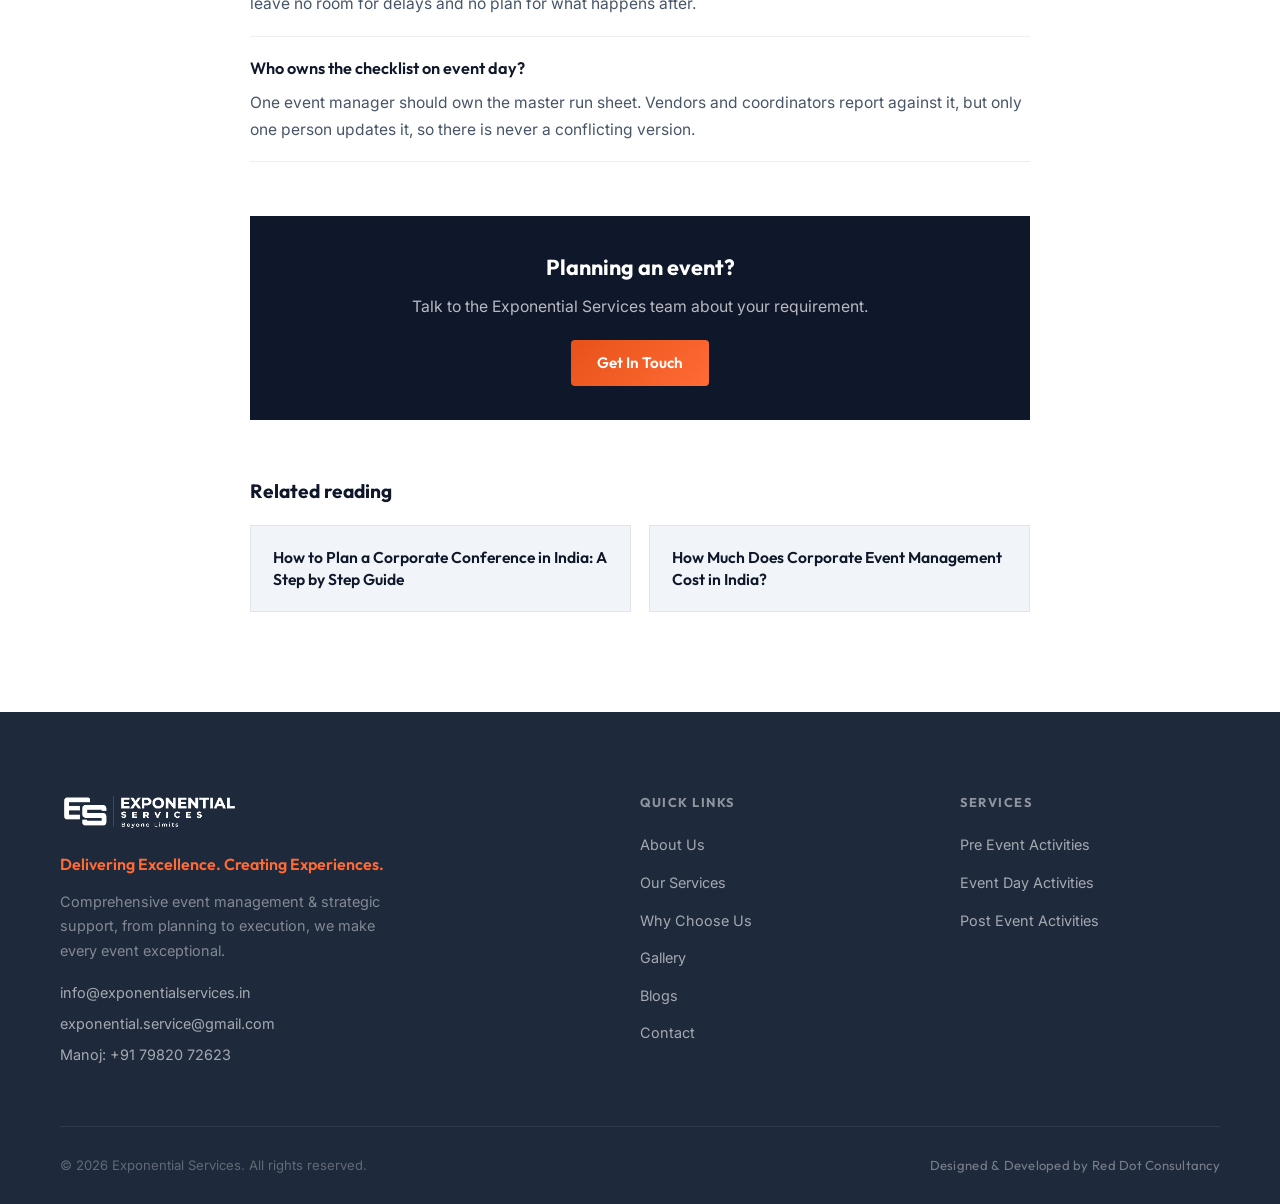
<file: event-management-checklist.html>
<!DOCTYPE html>
<html lang="en">

<head>
  <meta charset="UTF-8" />
  <meta name="viewport" content="width=device-width, initial-scale=1.0" />
  <title>Event Management Checklist: Pre Event, Event Day and Post Event | Exponential Services</title>
  <meta name="description" content="A complete event management checklist covering pre event planning, event day operations, and post event follow up, built from real corporate event execution." />
  <link rel="preload" as="font" type="font/woff2" href="fonts/outfit-700-latin.woff2" crossorigin />
  <link rel="stylesheet" href="fonts.css" />
  <link rel="icon" type="image/svg+xml" href="favicon.svg" />
  <link rel="canonical" href="https://exponentialservices.in/event-management-checklist.html" />
  <meta name="robots" content="index, follow, max-image-preview:large, max-snippet:-1" />
  <meta name="author" content="Exponential Services" />
  <meta name="keywords" content="event management checklist, event planning checklist, event day checklist, post event checklist, corporate event operations" />
  <meta name="theme-color" content="#E8521A" />
  <meta property="og:type" content="article" />
  <meta property="og:site_name" content="Exponential Services" />
  <meta property="og:locale" content="en_IN" />
  <meta property="og:url" content="https://exponentialservices.in/event-management-checklist.html" />
  <meta property="og:title" content="Event Management Checklist: Pre Event, Event Day and Post Event | Exponential Services" />
  <meta property="og:description" content="A complete event management checklist covering pre event planning, event day operations, and post event follow up, built from real corporate event execution." />
  <meta property="og:image" content="https://exponentialservices.in/img/DIP04813.webp" />
  <meta property="og:image:alt" content="Event hall set up with round tables before delegates arrive" />
  <meta name="twitter:card" content="summary_large_image" />
  <meta name="twitter:title" content="Event Management Checklist: Pre Event, Event Day and Post Event | Exponential Services" />
  <meta name="twitter:description" content="A complete event management checklist covering pre event planning, event day operations, and post event follow up, built from real corporate event execution." />
  <meta name="twitter:image" content="https://exponentialservices.in/img/DIP04813.webp" />
  <script type="application/ld+json">
[
  {
    "@context": "https://schema.org",
    "@type": "BlogPosting",
    "@id": "https://exponentialservices.in/event-management-checklist.html#post",
    "headline": "Event Management Checklist: Pre Event, Event Day and Post Event",
    "description": "A complete event management checklist covering pre event planning, event day operations, and post event follow up, built from real corporate event execution.",
    "image": "https://exponentialservices.in/img/DIP04813.webp",
    "datePublished": "2026-06-28",
    "dateModified": "2026-06-28",
    "inLanguage": "en-IN",
    "keywords": "event management checklist, event planning checklist, event day checklist, post event checklist, corporate event operations",
    "articleSection": "Checklists",
    "mainEntityOfPage": {
      "@type": "WebPage",
      "@id": "https://exponentialservices.in/event-management-checklist.html"
    },
    "author": {
      "@type": "Organization",
      "name": "Exponential Services",
      "url": "https://exponentialservices.in/"
    },
    "publisher": {
      "@id": "https://exponentialservices.in/#org"
    },
    "isPartOf": {
      "@id": "https://exponentialservices.in/blog.html#blog"
    },
    "breadcrumb": {
      "@type": "BreadcrumbList",
      "itemListElement": [
        {
          "@type": "ListItem",
          "position": 1,
          "name": "Home",
          "item": "https://exponentialservices.in/"
        },
        {
          "@type": "ListItem",
          "position": 2,
          "name": "Blog",
          "item": "https://exponentialservices.in/blog.html"
        },
        {
          "@type": "ListItem",
          "position": 3,
          "name": "Event Management Checklist: Pre Event, Event Day and Post Event",
          "item": "https://exponentialservices.in/event-management-checklist.html"
        }
      ]
    }
  },
  {
    "@context": "https://schema.org",
    "@type": "FAQPage",
    "@id": "https://exponentialservices.in/event-management-checklist.html#faq",
    "mainEntity": [
      {
        "@type": "Question",
        "name": "What should be on an event day checklist?",
        "acceptedAnswer": {
          "@type": "Answer",
          "text": "Setup completion, technical checks, registration desk readiness, VIP protocol briefing, stage and session transitions, food service timings, media capture, and a written incident log."
        }
      },
      {
        "@type": "Question",
        "name": "When should the registration desk open?",
        "acceptedAnswer": {
          "@type": "Answer",
          "text": "At least sixty minutes before the first session. For events above three hundred delegates, ninety minutes is safer, with separate counters for pre registered guests and walk ins."
        }
      },
      {
        "@type": "Question",
        "name": "What is usually forgotten in event planning?",
        "acceptedAnswer": {
          "@type": "Answer",
          "text": "Buffer time, contingency budget, and post event follow up. Teams plan the event itself in detail and then leave no room for delays and no plan for what happens after."
        }
      },
      {
        "@type": "Question",
        "name": "Who owns the checklist on event day?",
        "acceptedAnswer": {
          "@type": "Answer",
          "text": "One event manager should own the master run sheet. Vendors and coordinators report against it, but only one person updates it, so there is never a conflicting version."
        }
      }
    ]
  }
]
  </script>
  <link rel="stylesheet" href="style.css" />
  <style>
    .page-hero {
      background: linear-gradient(135deg, #0F172A 0%, #1E293B 60%, #162032 100%);
      padding: 150px 0 70px;
      text-align: center;
      position: relative;
      overflow: hidden;
    }
    .page-hero::before {
      content: '';
      position: absolute;
      inset: 0;
      background: radial-gradient(ellipse at 50% 60%, rgba(232,82,26,0.1) 0%, transparent 60%);
      pointer-events: none;
    }
    .page-hero-label {
      font-family: var(--font-display);
      font-size: 0.75rem;
      font-weight: 700;
      letter-spacing: 0.18em;
      text-transform: uppercase;
      color: var(--orange-light);
      margin-bottom: 16px;
    }
    .page-hero h1 {
      font-family: var(--font-display);
      font-size: clamp(1.9rem, 4.4vw, 3rem);
      font-weight: 700;
      color: var(--white);
      line-height: 1.2;
      margin-bottom: 18px;
      position: relative;
      max-width: 860px;
      margin-left: auto;
      margin-right: auto;
    }
    .page-hero p {
      font-size: 1rem;
      color: rgba(255,255,255,0.65);
      max-width: 620px;
      margin: 0 auto;
      line-height: 1.7;
      position: relative;
    }
    .article-wrap { max-width: 780px; margin: 0 auto; }
    .article-back {
      display: inline-flex; align-items: center; gap: 6px; margin-bottom: 28px;
      font-family: var(--font-display); font-weight: 600; font-size: 0.9rem;
      color: var(--orange); text-decoration: none;
    }
    .article-back:hover { text-decoration: underline; }
    .article-hero-img { width: 100%; aspect-ratio: 16/9; object-fit: cover; display: block; margin-bottom: 36px; }
    .answer-box {
      background: #FFF6F2;
      border-left: 3px solid var(--orange);
      padding: 22px 26px;
      margin-bottom: 36px;
    }
    .answer-box h2 {
      font-family: var(--font-display); font-size: 0.76rem; font-weight: 700;
      letter-spacing: 0.14em; text-transform: uppercase; color: var(--orange);
      margin: 0 0 10px;
    }
    .answer-box p { margin: 0; font-size: 1rem; line-height: 1.75; color: #334155; }
    .article-body h2 {
      font-family: var(--font-display); font-size: 1.42rem; font-weight: 700;
      color: #0F172A; line-height: 1.3; margin: 40px 0 14px;
    }
    .article-body p { font-size: 1rem; line-height: 1.8; color: #475569; margin: 0 0 16px; }
    .article-body ul { margin: 0 0 18px; padding-left: 0; list-style: none; }
    .article-body ul li {
      position: relative; padding-left: 26px; margin-bottom: 10px;
      font-size: 1rem; line-height: 1.7; color: #475569;
    }
    .article-body ul li::before {
      content: ''; position: absolute; left: 4px; top: 10px;
      width: 7px; height: 7px; background: var(--orange); border-radius: 50%;
    }
    .faq-section { margin-top: 54px; padding-top: 38px; border-top: 1px solid rgba(15,23,42,0.09); }
    .faq-section > h2 { font-family: var(--font-display); font-size: 1.5rem; font-weight: 700; color: #0F172A; margin: 0 0 22px; }
    .faq-item { border-bottom: 1px solid rgba(15,23,42,0.07); padding: 18px 0; }
    .faq-item h3 { font-family: var(--font-display); font-size: 1.02rem; font-weight: 600; color: #0F172A; margin: 0 0 8px; }
    .faq-item p { font-size: 0.97rem; line-height: 1.75; color: #475569; margin: 0; }
    .article-cta {
      margin-top: 54px; padding: 34px 30px; text-align: center;
      background: #0F172A; color: var(--white);
    }
    .article-cta h2 { font-family: var(--font-display); font-size: 1.35rem; font-weight: 700; margin: 0 0 10px; color: var(--white); }
    .article-cta p { margin: 0 0 20px; color: rgba(255,255,255,0.7); font-size: 0.98rem; }
    .article-cta a {
      display: inline-block; background: var(--gradient-main); color: var(--white);
      font-family: var(--font-display); font-weight: 600; font-size: 0.95rem;
      padding: 11px 26px; border-radius: 4px; text-decoration: none;
    }
    .related-wrap { margin-top: 56px; }
    .related-wrap h2 { font-family: var(--font-display); font-size: 1.2rem; font-weight: 700; color: #0F172A; margin: 0 0 18px; }
    .related-list { display: grid; grid-template-columns: 1fr 1fr; gap: 18px; }
    .related-list a {
      display: block; padding: 20px 22px; background: var(--off-white);
      border: 1px solid rgba(15,23,42,0.07); text-decoration: none;
      font-family: var(--font-display); font-weight: 600; font-size: 0.98rem;
      color: #0F172A; line-height: 1.45; transition: border-color 0.25s ease, color 0.25s ease;
    }
    .related-list a:hover { border-color: rgba(232,82,26,0.4); color: var(--orange); }
    @media (max-width: 620px) { .related-list { grid-template-columns: 1fr; } }
  </style>
</head>

<body>

  <!-- NAVIGATION -->
  <nav class="navbar" id="navbar">
    <div class="nav-container">
      <a href="index.html" class="nav-logo">
        <img src="Logo Files/logo_header.png" alt="Exponential Services" class="logo-img" />
      </a>
      <ul class="nav-links" id="navLinks">
        <li><a href="index.html" class="nav-link">Home</a></li>
        <li><a href="about.html" class="nav-link">About</a></li>
        <li><a href="services.html" class="nav-link">Services</a></li>
        <li><a href="gallery.html" class="nav-link">Gallery</a></li>
        <li><a href="contact.html" class="nav-link nav-cta">Get In Touch</a></li>
      </ul>
      <button class="hamburger" id="hamburger" aria-label="Open menu">
        <span></span><span></span><span></span>
      </button>
    </div>
  </nav>
  <!-- PAGE HERO -->
  <div class="page-hero">
    <div class="section-container" style="position:relative;">
      <div class="page-hero-label">Checklists &middot; 7 min read</div>
      <h1>Event Management Checklist: Pre Event, Event Day and Post Event</h1>
      <p>A complete event management checklist covering pre event planning, event day operations, and post event follow up, built from real corporate event execution.</p>
    </div>
  </div>

  <!-- ARTICLE -->
  <section style="padding: 60px 0 100px; background: var(--white);">
    <div class="section-container">
      <div class="article-wrap">
        <a href="blog.html" class="article-back">&#8592; Back to Blog</a>
        <img class="article-hero-img" src="img/DIP04813.webp" alt="Event hall set up with round tables before delegates arrive" loading="lazy" />

        <div class="answer-box">
          <h2>Quick answer</h2>
          <p>A complete event management checklist has three phases. Pre event covers objective, budget, venue, vendors, branding, and registration. Event day covers setup, registration desk, protocol, technical control, and hospitality. Post event covers teardown, vendor settlement, content delivery, and a written report.</p>
        </div>

        <div class="article-body">
          <h2>Phase one: pre event</h2>
          <p>This is where eighty percent of the outcome is decided. Work through these items in order and sign off each one before moving on.</p>
          <ul>
            <li>Define the objective, delegate count, and success measures</li>
            <li>Approve the budget with a contingency line</li>
            <li>Book the date, venue, and room block</li>
            <li>Build the agenda and confirm speakers in writing</li>
            <li>Appoint sound, light, LED, catering, and print vendors</li>
            <li>Approve branding, signage, and stage design</li>
            <li>Open registration and start tracking confirmations</li>
            <li>Plan travel, airport pickups, and hotel allocation</li>
            <li>Prepare the run sheet and share it with every vendor</li>
          </ul>
          <h2>Phase two: event day</h2>
          <p>Event day is execution, not decision making. If a decision is being taken on the morning of the event, something was missed earlier.</p>
          <ul>
            <li>Complete setup and technical checks before delegates arrive</li>
            <li>Open the registration desk at least sixty minutes early</li>
            <li>Brief the protocol team on VIP arrival and seating</li>
            <li>Keep a control point with the run sheet, microphones, and spares</li>
            <li>Manage stage transitions with a dedicated backstage coordinator</li>
            <li>Monitor food service timings against session breaks</li>
            <li>Capture photography and video against a shot list</li>
            <li>Keep a written log of anything that goes wrong</li>
          </ul>
          <h2>Phase three: post event</h2>
          <p>The last phase is the one most teams skip, and it is the one that compounds value across future events.</p>
          <ul>
            <li>Supervise teardown and confirm venue handover</li>
            <li>Collect and file all vendor invoices</li>
            <li>Reconcile actual spend against budget</li>
            <li>Share thank you notes and speaker certificates</li>
            <li>Deliver the photo and video gallery to stakeholders</li>
            <li>Collect delegate feedback while it is fresh</li>
            <li>Write a short report with attendance, spend, and lessons</li>
          </ul>
          <h2>Use one master document</h2>
          <p>Checklists fail when they live in five different files. Keep one master sheet with owners and deadlines against every line, and make it the only version anyone works from.</p>
          <p>Assign a single name to each task. Tasks owned by a team are tasks owned by nobody.</p>
        </div>

        <div class="faq-section">
          <h2>Frequently asked questions</h2>
          <div class="faq-item">
            <h3>What should be on an event day checklist?</h3>
            <p>Setup completion, technical checks, registration desk readiness, VIP protocol briefing, stage and session transitions, food service timings, media capture, and a written incident log.</p>
          </div>
          <div class="faq-item">
            <h3>When should the registration desk open?</h3>
            <p>At least sixty minutes before the first session. For events above three hundred delegates, ninety minutes is safer, with separate counters for pre registered guests and walk ins.</p>
          </div>
          <div class="faq-item">
            <h3>What is usually forgotten in event planning?</h3>
            <p>Buffer time, contingency budget, and post event follow up. Teams plan the event itself in detail and then leave no room for delays and no plan for what happens after.</p>
          </div>
          <div class="faq-item">
            <h3>Who owns the checklist on event day?</h3>
            <p>One event manager should own the master run sheet. Vendors and coordinators report against it, but only one person updates it, so there is never a conflicting version.</p>
          </div>
        </div>

        <div class="article-cta">
          <h2>Planning an event?</h2>
          <p>Talk to the Exponential Services team about your requirement.</p>
          <a href="contact.html">Get In Touch</a>
        </div>

        <div class="related-wrap">
          <h2>Related reading</h2>
          <div class="related-list">
            <a href="corporate-conference-planning-guide.html">How to Plan a Corporate Conference in India: A Step by Step Guide</a>
            <a href="corporate-event-management-cost-india.html">How Much Does Corporate Event Management Cost in India?</a>
          </div>
        </div>
      </div>
    </div>
  </section>

  <!-- FOOTER -->
  <footer class="footer">
    <div class="footer-container">
      <div class="footer-top">
        <div class="footer-brand">
          <img src="Logo Files/logo_footer.png" alt="Exponential Services" class="footer-logo" />
          <p class="footer-tagline">Delivering Excellence. Creating Experiences.</p>
          <p class="footer-desc">Comprehensive event management &amp; strategic support, from planning to execution, we make every event exceptional.</p>
          <div class="footer-contact">
            <a href="mailto:info@exponentialservices.in">info@exponentialservices.in</a>
            <a href="mailto:exponential.service@gmail.com">exponential.service@gmail.com</a>
            <a href="tel:+917982072623">Manoj: +91 79820 72623</a>
          </div>
        </div>
        <div class="footer-links-col">
          <h5>Quick Links</h5>
          <ul>
            <li><a href="about.html">About Us</a></li>
            <li><a href="services.html">Our Services</a></li>
            <li><a href="why-us.html">Why Choose Us</a></li>
            <li><a href="gallery.html">Gallery</a></li>
            <li><a href="blog.html">Blogs</a></li>
            <li><a href="contact.html">Contact</a></li>
          </ul>
        </div>
        <div class="footer-links-col">
          <h5>Services</h5>
          <ul>
            <li><a href="services.html#service-pre">Pre Event Activities</a></li>
            <li><a href="services.html#service-day">Event Day Activities</a></li>
            <li><a href="services.html#service-post">Post Event Activities</a></li>
          </ul>
        </div>
      </div>
      <div class="footer-bottom">
        <span>&copy; 2026 Exponential Services. All rights reserved.</span>
        <span class="footer-credit">Designed &amp; Developed by <a href="https://reddotconsultancy.co/" target="_blank" rel="noopener" class="rdc">Red Dot Consultancy</a></span>
      </div>
    </div>
  </footer>

  <script src="script.js?v=2"></script>
</body>

</html>
</file>
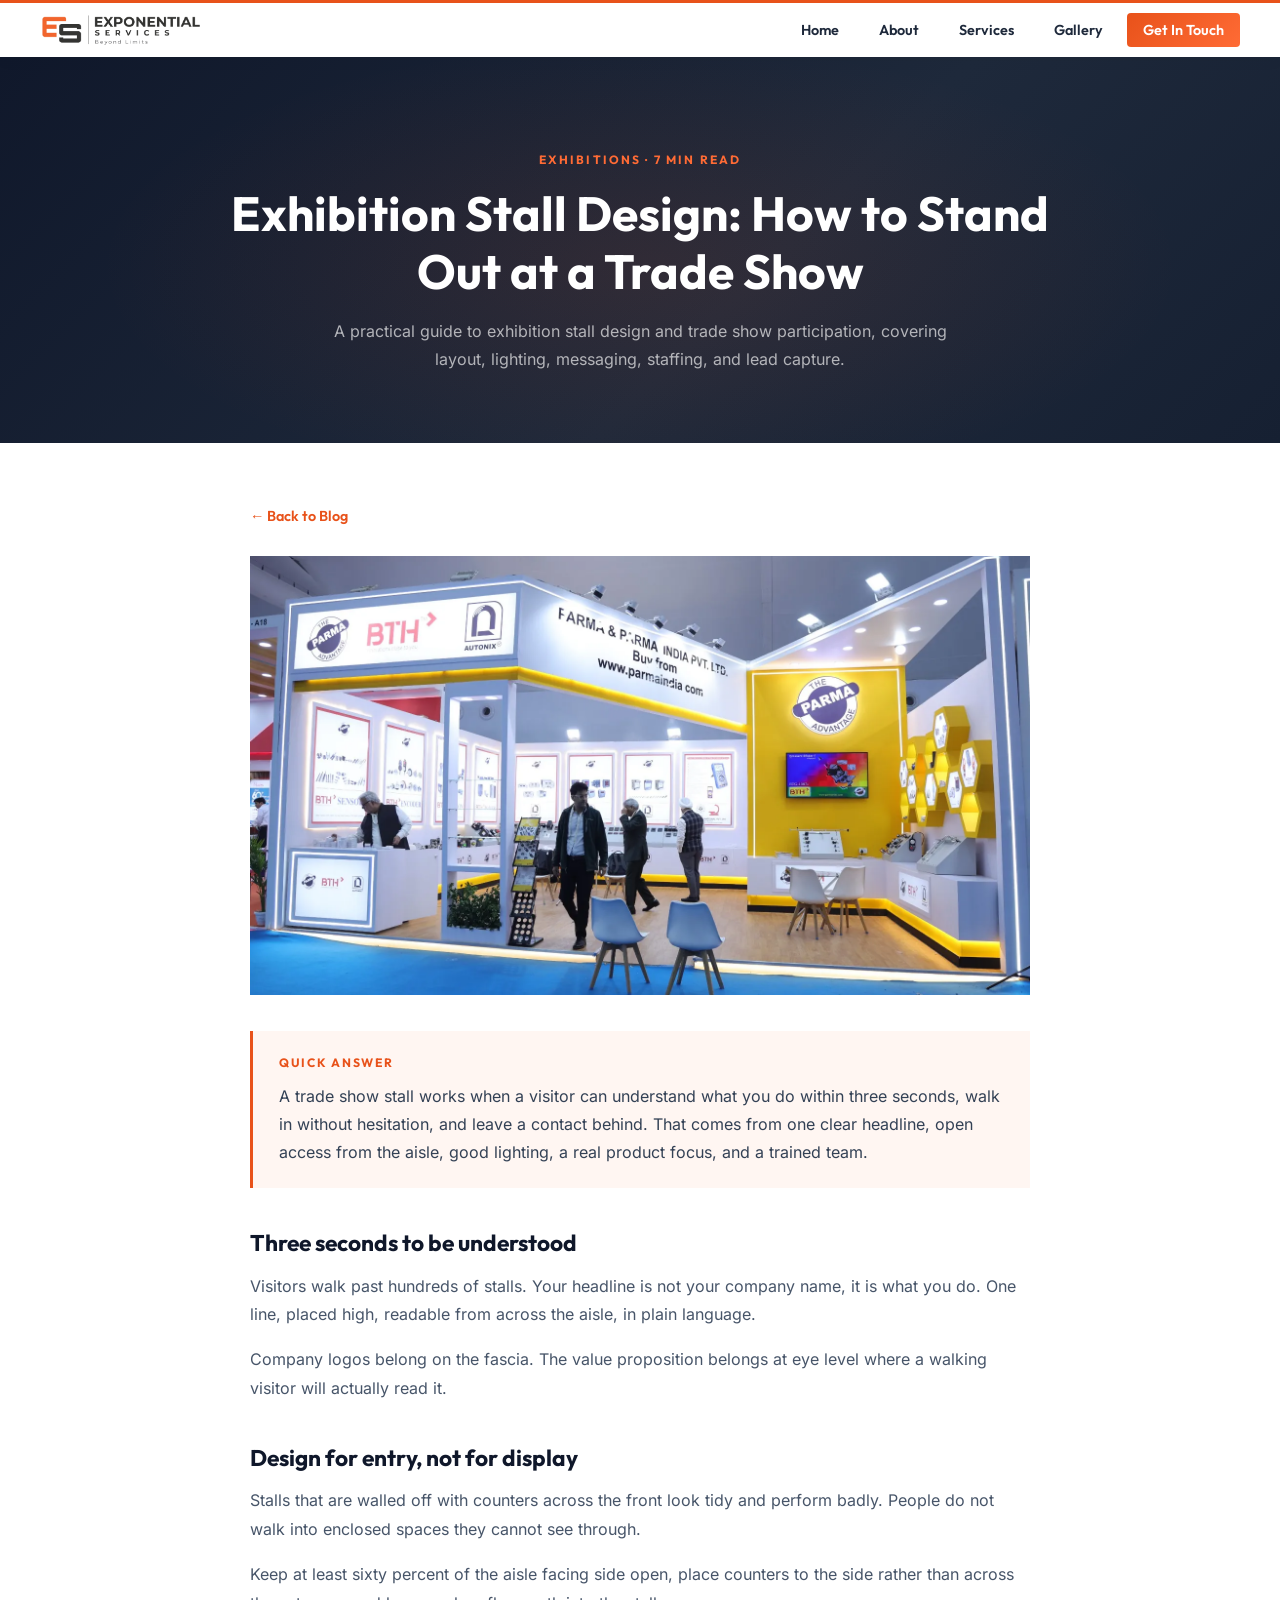
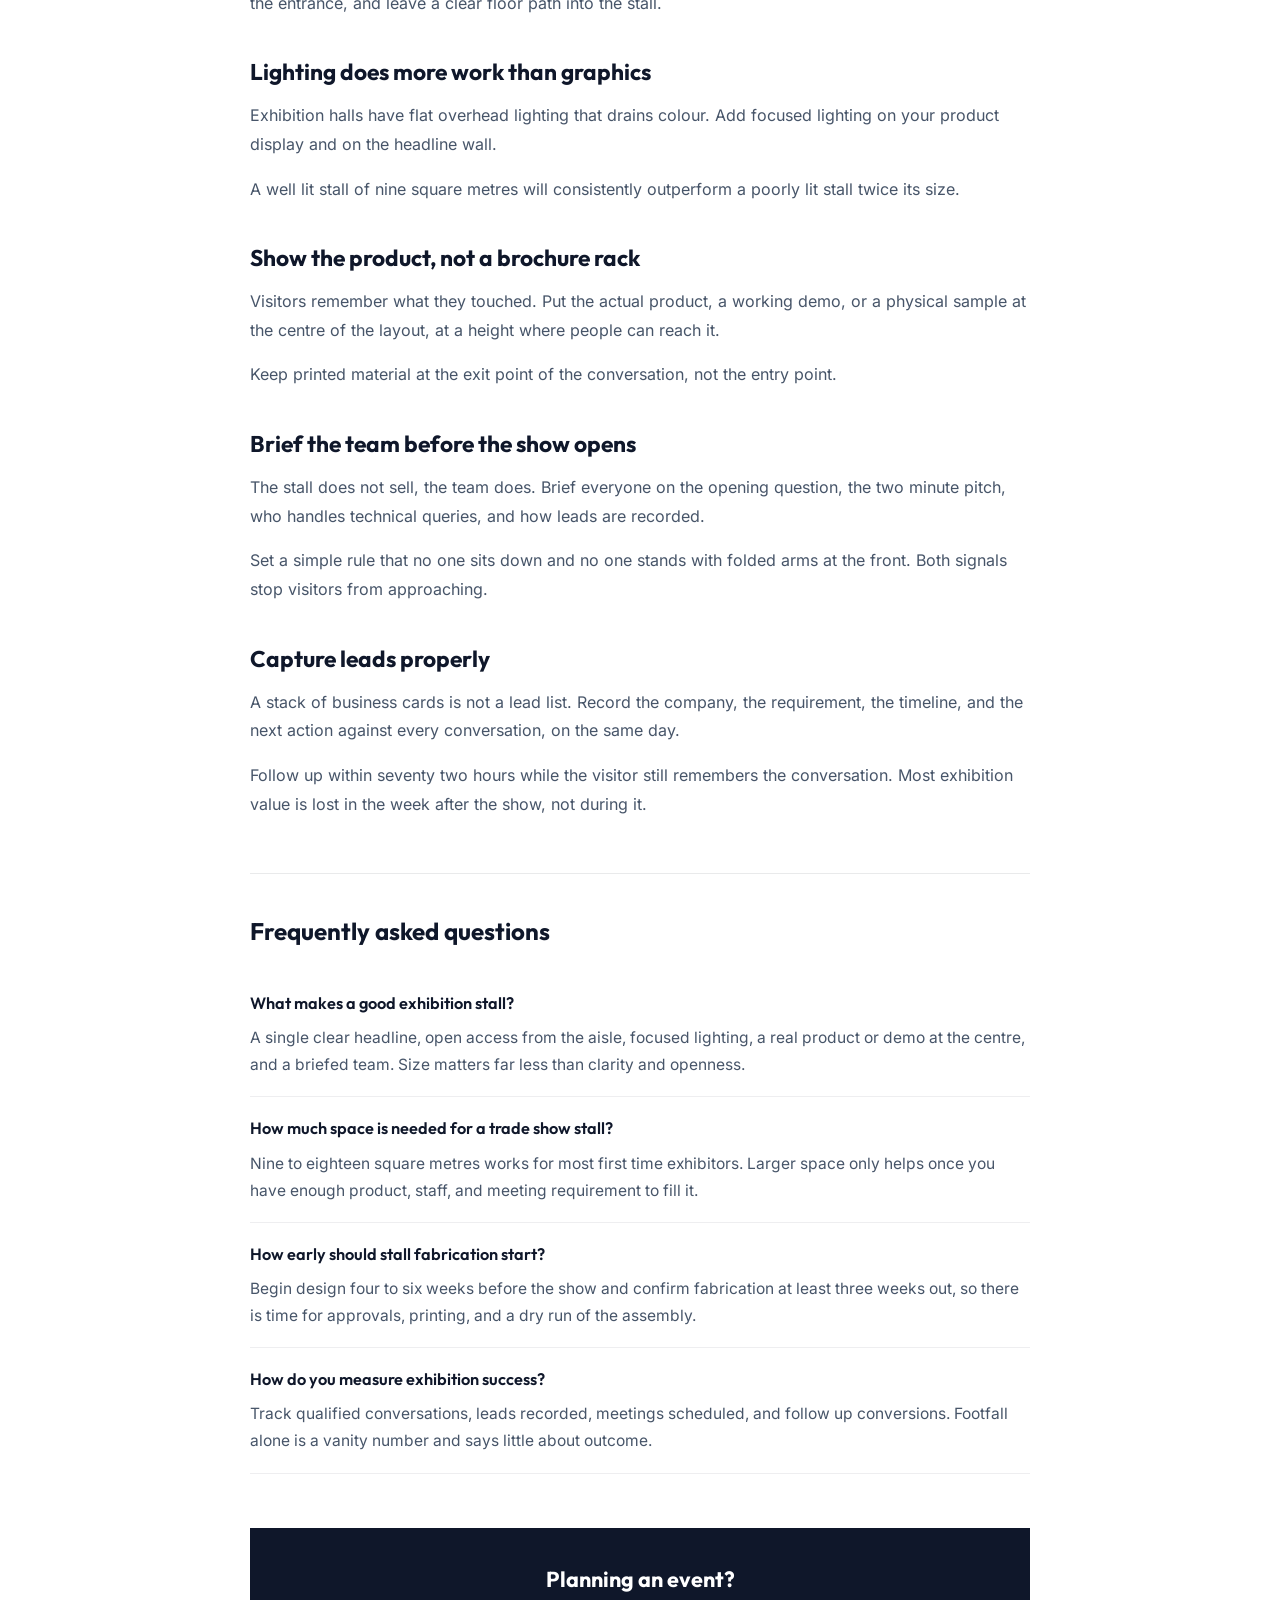
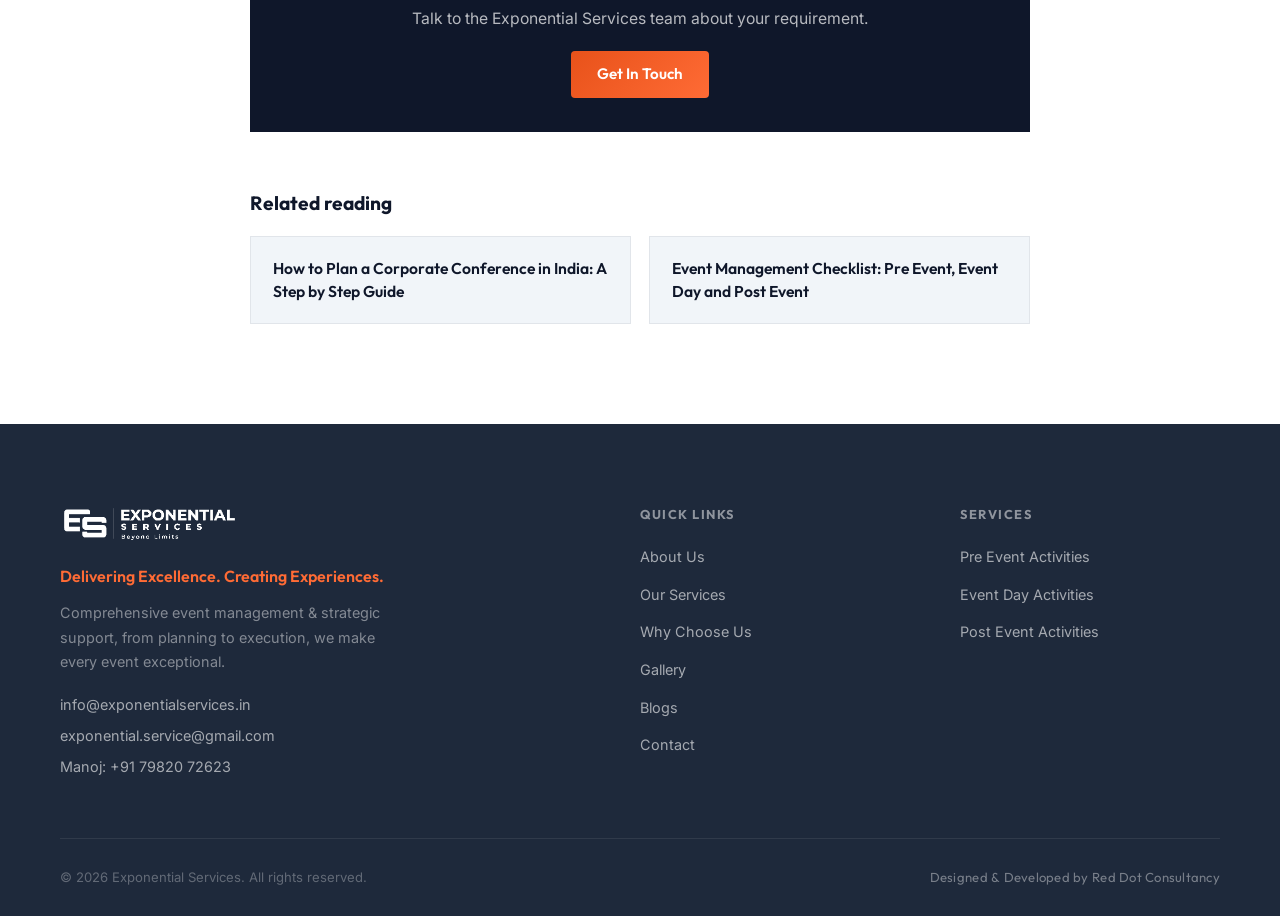
<file: exhibition-stall-design-guide.html>
<!DOCTYPE html>
<html lang="en">

<head>
  <meta charset="UTF-8" />
  <meta name="viewport" content="width=device-width, initial-scale=1.0" />
  <title>Exhibition Stall Design: How to Stand Out at a Trade Show | Exponential Services</title>
  <meta name="description" content="A practical guide to exhibition stall design and trade show participation, covering layout, lighting, messaging, staffing, and lead capture." />
  <link rel="preload" as="font" type="font/woff2" href="fonts/outfit-700-latin.woff2" crossorigin />
  <link rel="stylesheet" href="fonts.css" />
  <link rel="icon" type="image/svg+xml" href="favicon.svg" />
  <link rel="canonical" href="https://exponentialservices.in/exhibition-stall-design-guide.html" />
  <meta name="robots" content="index, follow, max-image-preview:large, max-snippet:-1" />
  <meta name="author" content="Exponential Services" />
  <meta name="keywords" content="exhibition stall design, trade show booth design, expo stall ideas, exhibition participation, trade show marketing India" />
  <meta name="theme-color" content="#E8521A" />
  <meta property="og:type" content="article" />
  <meta property="og:site_name" content="Exponential Services" />
  <meta property="og:locale" content="en_IN" />
  <meta property="og:url" content="https://exponentialservices.in/exhibition-stall-design-guide.html" />
  <meta property="og:title" content="Exhibition Stall Design: How to Stand Out at a Trade Show | Exponential Services" />
  <meta property="og:description" content="A practical guide to exhibition stall design and trade show participation, covering layout, lighting, messaging, staffing, and lead capture." />
  <meta property="og:image" content="https://exponentialservices.in/expo/WhatsApp%20Image%202026-08-07%20at%204.38.39%20PM.webp" />
  <meta property="og:image:alt" content="Custom exhibition stall with branded walls and product display" />
  <meta name="twitter:card" content="summary_large_image" />
  <meta name="twitter:title" content="Exhibition Stall Design: How to Stand Out at a Trade Show | Exponential Services" />
  <meta name="twitter:description" content="A practical guide to exhibition stall design and trade show participation, covering layout, lighting, messaging, staffing, and lead capture." />
  <meta name="twitter:image" content="https://exponentialservices.in/expo/WhatsApp%20Image%202026-08-07%20at%204.38.39%20PM.webp" />
  <script type="application/ld+json">
[
  {
    "@context": "https://schema.org",
    "@type": "BlogPosting",
    "@id": "https://exponentialservices.in/exhibition-stall-design-guide.html#post",
    "headline": "Exhibition Stall Design: How to Stand Out at a Trade Show",
    "description": "A practical guide to exhibition stall design and trade show participation, covering layout, lighting, messaging, staffing, and lead capture.",
    "image": "https://exponentialservices.in/expo/WhatsApp%20Image%202026-08-07%20at%204.38.39%20PM.webp",
    "datePublished": "2026-08-05",
    "dateModified": "2026-08-05",
    "inLanguage": "en-IN",
    "keywords": "exhibition stall design, trade show booth design, expo stall ideas, exhibition participation, trade show marketing India",
    "articleSection": "Exhibitions",
    "mainEntityOfPage": {
      "@type": "WebPage",
      "@id": "https://exponentialservices.in/exhibition-stall-design-guide.html"
    },
    "author": {
      "@type": "Organization",
      "name": "Exponential Services",
      "url": "https://exponentialservices.in/"
    },
    "publisher": {
      "@id": "https://exponentialservices.in/#org"
    },
    "isPartOf": {
      "@id": "https://exponentialservices.in/blog.html#blog"
    },
    "breadcrumb": {
      "@type": "BreadcrumbList",
      "itemListElement": [
        {
          "@type": "ListItem",
          "position": 1,
          "name": "Home",
          "item": "https://exponentialservices.in/"
        },
        {
          "@type": "ListItem",
          "position": 2,
          "name": "Blog",
          "item": "https://exponentialservices.in/blog.html"
        },
        {
          "@type": "ListItem",
          "position": 3,
          "name": "Exhibition Stall Design: How to Stand Out at a Trade Show",
          "item": "https://exponentialservices.in/exhibition-stall-design-guide.html"
        }
      ]
    }
  },
  {
    "@context": "https://schema.org",
    "@type": "FAQPage",
    "@id": "https://exponentialservices.in/exhibition-stall-design-guide.html#faq",
    "mainEntity": [
      {
        "@type": "Question",
        "name": "What makes a good exhibition stall?",
        "acceptedAnswer": {
          "@type": "Answer",
          "text": "A single clear headline, open access from the aisle, focused lighting, a real product or demo at the centre, and a briefed team. Size matters far less than clarity and openness."
        }
      },
      {
        "@type": "Question",
        "name": "How much space is needed for a trade show stall?",
        "acceptedAnswer": {
          "@type": "Answer",
          "text": "Nine to eighteen square metres works for most first time exhibitors. Larger space only helps once you have enough product, staff, and meeting requirement to fill it."
        }
      },
      {
        "@type": "Question",
        "name": "How early should stall fabrication start?",
        "acceptedAnswer": {
          "@type": "Answer",
          "text": "Begin design four to six weeks before the show and confirm fabrication at least three weeks out, so there is time for approvals, printing, and a dry run of the assembly."
        }
      },
      {
        "@type": "Question",
        "name": "How do you measure exhibition success?",
        "acceptedAnswer": {
          "@type": "Answer",
          "text": "Track qualified conversations, leads recorded, meetings scheduled, and follow up conversions. Footfall alone is a vanity number and says little about outcome."
        }
      }
    ]
  }
]
  </script>
  <link rel="stylesheet" href="style.css" />
  <style>
    .page-hero {
      background: linear-gradient(135deg, #0F172A 0%, #1E293B 60%, #162032 100%);
      padding: 150px 0 70px;
      text-align: center;
      position: relative;
      overflow: hidden;
    }
    .page-hero::before {
      content: '';
      position: absolute;
      inset: 0;
      background: radial-gradient(ellipse at 50% 60%, rgba(232,82,26,0.1) 0%, transparent 60%);
      pointer-events: none;
    }
    .page-hero-label {
      font-family: var(--font-display);
      font-size: 0.75rem;
      font-weight: 700;
      letter-spacing: 0.18em;
      text-transform: uppercase;
      color: var(--orange-light);
      margin-bottom: 16px;
    }
    .page-hero h1 {
      font-family: var(--font-display);
      font-size: clamp(1.9rem, 4.4vw, 3rem);
      font-weight: 700;
      color: var(--white);
      line-height: 1.2;
      margin-bottom: 18px;
      position: relative;
      max-width: 860px;
      margin-left: auto;
      margin-right: auto;
    }
    .page-hero p {
      font-size: 1rem;
      color: rgba(255,255,255,0.65);
      max-width: 620px;
      margin: 0 auto;
      line-height: 1.7;
      position: relative;
    }
    .article-wrap { max-width: 780px; margin: 0 auto; }
    .article-back {
      display: inline-flex; align-items: center; gap: 6px; margin-bottom: 28px;
      font-family: var(--font-display); font-weight: 600; font-size: 0.9rem;
      color: var(--orange); text-decoration: none;
    }
    .article-back:hover { text-decoration: underline; }
    .article-hero-img { width: 100%; aspect-ratio: 16/9; object-fit: cover; display: block; margin-bottom: 36px; }
    .answer-box {
      background: #FFF6F2;
      border-left: 3px solid var(--orange);
      padding: 22px 26px;
      margin-bottom: 36px;
    }
    .answer-box h2 {
      font-family: var(--font-display); font-size: 0.76rem; font-weight: 700;
      letter-spacing: 0.14em; text-transform: uppercase; color: var(--orange);
      margin: 0 0 10px;
    }
    .answer-box p { margin: 0; font-size: 1rem; line-height: 1.75; color: #334155; }
    .article-body h2 {
      font-family: var(--font-display); font-size: 1.42rem; font-weight: 700;
      color: #0F172A; line-height: 1.3; margin: 40px 0 14px;
    }
    .article-body p { font-size: 1rem; line-height: 1.8; color: #475569; margin: 0 0 16px; }
    .article-body ul { margin: 0 0 18px; padding-left: 0; list-style: none; }
    .article-body ul li {
      position: relative; padding-left: 26px; margin-bottom: 10px;
      font-size: 1rem; line-height: 1.7; color: #475569;
    }
    .article-body ul li::before {
      content: ''; position: absolute; left: 4px; top: 10px;
      width: 7px; height: 7px; background: var(--orange); border-radius: 50%;
    }
    .faq-section { margin-top: 54px; padding-top: 38px; border-top: 1px solid rgba(15,23,42,0.09); }
    .faq-section > h2 { font-family: var(--font-display); font-size: 1.5rem; font-weight: 700; color: #0F172A; margin: 0 0 22px; }
    .faq-item { border-bottom: 1px solid rgba(15,23,42,0.07); padding: 18px 0; }
    .faq-item h3 { font-family: var(--font-display); font-size: 1.02rem; font-weight: 600; color: #0F172A; margin: 0 0 8px; }
    .faq-item p { font-size: 0.97rem; line-height: 1.75; color: #475569; margin: 0; }
    .article-cta {
      margin-top: 54px; padding: 34px 30px; text-align: center;
      background: #0F172A; color: var(--white);
    }
    .article-cta h2 { font-family: var(--font-display); font-size: 1.35rem; font-weight: 700; margin: 0 0 10px; color: var(--white); }
    .article-cta p { margin: 0 0 20px; color: rgba(255,255,255,0.7); font-size: 0.98rem; }
    .article-cta a {
      display: inline-block; background: var(--gradient-main); color: var(--white);
      font-family: var(--font-display); font-weight: 600; font-size: 0.95rem;
      padding: 11px 26px; border-radius: 4px; text-decoration: none;
    }
    .related-wrap { margin-top: 56px; }
    .related-wrap h2 { font-family: var(--font-display); font-size: 1.2rem; font-weight: 700; color: #0F172A; margin: 0 0 18px; }
    .related-list { display: grid; grid-template-columns: 1fr 1fr; gap: 18px; }
    .related-list a {
      display: block; padding: 20px 22px; background: var(--off-white);
      border: 1px solid rgba(15,23,42,0.07); text-decoration: none;
      font-family: var(--font-display); font-weight: 600; font-size: 0.98rem;
      color: #0F172A; line-height: 1.45; transition: border-color 0.25s ease, color 0.25s ease;
    }
    .related-list a:hover { border-color: rgba(232,82,26,0.4); color: var(--orange); }
    @media (max-width: 620px) { .related-list { grid-template-columns: 1fr; } }
  </style>
</head>

<body>

  <!-- NAVIGATION -->
  <nav class="navbar" id="navbar">
    <div class="nav-container">
      <a href="index.html" class="nav-logo">
        <img src="Logo Files/logo_header.png" alt="Exponential Services" class="logo-img" />
      </a>
      <ul class="nav-links" id="navLinks">
        <li><a href="index.html" class="nav-link">Home</a></li>
        <li><a href="about.html" class="nav-link">About</a></li>
        <li><a href="services.html" class="nav-link">Services</a></li>
        <li><a href="gallery.html" class="nav-link">Gallery</a></li>
        <li><a href="contact.html" class="nav-link nav-cta">Get In Touch</a></li>
      </ul>
      <button class="hamburger" id="hamburger" aria-label="Open menu">
        <span></span><span></span><span></span>
      </button>
    </div>
  </nav>
  <!-- PAGE HERO -->
  <div class="page-hero">
    <div class="section-container" style="position:relative;">
      <div class="page-hero-label">Exhibitions &middot; 7 min read</div>
      <h1>Exhibition Stall Design: How to Stand Out at a Trade Show</h1>
      <p>A practical guide to exhibition stall design and trade show participation, covering layout, lighting, messaging, staffing, and lead capture.</p>
    </div>
  </div>

  <!-- ARTICLE -->
  <section style="padding: 60px 0 100px; background: var(--white);">
    <div class="section-container">
      <div class="article-wrap">
        <a href="blog.html" class="article-back">&#8592; Back to Blog</a>
        <img class="article-hero-img" src="expo/WhatsApp Image 2026-08-07 at 4.38.39 PM.webp" alt="Custom exhibition stall with branded walls and product display" loading="lazy" />

        <div class="answer-box">
          <h2>Quick answer</h2>
          <p>A trade show stall works when a visitor can understand what you do within three seconds, walk in without hesitation, and leave a contact behind. That comes from one clear headline, open access from the aisle, good lighting, a real product focus, and a trained team.</p>
        </div>

        <div class="article-body">
          <h2>Three seconds to be understood</h2>
          <p>Visitors walk past hundreds of stalls. Your headline is not your company name, it is what you do. One line, placed high, readable from across the aisle, in plain language.</p>
          <p>Company logos belong on the fascia. The value proposition belongs at eye level where a walking visitor will actually read it.</p>
          <h2>Design for entry, not for display</h2>
          <p>Stalls that are walled off with counters across the front look tidy and perform badly. People do not walk into enclosed spaces they cannot see through.</p>
          <p>Keep at least sixty percent of the aisle facing side open, place counters to the side rather than across the entrance, and leave a clear floor path into the stall.</p>
          <h2>Lighting does more work than graphics</h2>
          <p>Exhibition halls have flat overhead lighting that drains colour. Add focused lighting on your product display and on the headline wall.</p>
          <p>A well lit stall of nine square metres will consistently outperform a poorly lit stall twice its size.</p>
          <h2>Show the product, not a brochure rack</h2>
          <p>Visitors remember what they touched. Put the actual product, a working demo, or a physical sample at the centre of the layout, at a height where people can reach it.</p>
          <p>Keep printed material at the exit point of the conversation, not the entry point.</p>
          <h2>Brief the team before the show opens</h2>
          <p>The stall does not sell, the team does. Brief everyone on the opening question, the two minute pitch, who handles technical queries, and how leads are recorded.</p>
          <p>Set a simple rule that no one sits down and no one stands with folded arms at the front. Both signals stop visitors from approaching.</p>
          <h2>Capture leads properly</h2>
          <p>A stack of business cards is not a lead list. Record the company, the requirement, the timeline, and the next action against every conversation, on the same day.</p>
          <p>Follow up within seventy two hours while the visitor still remembers the conversation. Most exhibition value is lost in the week after the show, not during it.</p>
        </div>

        <div class="faq-section">
          <h2>Frequently asked questions</h2>
          <div class="faq-item">
            <h3>What makes a good exhibition stall?</h3>
            <p>A single clear headline, open access from the aisle, focused lighting, a real product or demo at the centre, and a briefed team. Size matters far less than clarity and openness.</p>
          </div>
          <div class="faq-item">
            <h3>How much space is needed for a trade show stall?</h3>
            <p>Nine to eighteen square metres works for most first time exhibitors. Larger space only helps once you have enough product, staff, and meeting requirement to fill it.</p>
          </div>
          <div class="faq-item">
            <h3>How early should stall fabrication start?</h3>
            <p>Begin design four to six weeks before the show and confirm fabrication at least three weeks out, so there is time for approvals, printing, and a dry run of the assembly.</p>
          </div>
          <div class="faq-item">
            <h3>How do you measure exhibition success?</h3>
            <p>Track qualified conversations, leads recorded, meetings scheduled, and follow up conversions. Footfall alone is a vanity number and says little about outcome.</p>
          </div>
        </div>

        <div class="article-cta">
          <h2>Planning an event?</h2>
          <p>Talk to the Exponential Services team about your requirement.</p>
          <a href="contact.html">Get In Touch</a>
        </div>

        <div class="related-wrap">
          <h2>Related reading</h2>
          <div class="related-list">
            <a href="corporate-conference-planning-guide.html">How to Plan a Corporate Conference in India: A Step by Step Guide</a>
            <a href="event-management-checklist.html">Event Management Checklist: Pre Event, Event Day and Post Event</a>
          </div>
        </div>
      </div>
    </div>
  </section>

  <!-- FOOTER -->
  <footer class="footer">
    <div class="footer-container">
      <div class="footer-top">
        <div class="footer-brand">
          <img src="Logo Files/logo_footer.png" alt="Exponential Services" class="footer-logo" />
          <p class="footer-tagline">Delivering Excellence. Creating Experiences.</p>
          <p class="footer-desc">Comprehensive event management &amp; strategic support, from planning to execution, we make every event exceptional.</p>
          <div class="footer-contact">
            <a href="mailto:info@exponentialservices.in">info@exponentialservices.in</a>
            <a href="mailto:exponential.service@gmail.com">exponential.service@gmail.com</a>
            <a href="tel:+917982072623">Manoj: +91 79820 72623</a>
          </div>
        </div>
        <div class="footer-links-col">
          <h5>Quick Links</h5>
          <ul>
            <li><a href="about.html">About Us</a></li>
            <li><a href="services.html">Our Services</a></li>
            <li><a href="why-us.html">Why Choose Us</a></li>
            <li><a href="gallery.html">Gallery</a></li>
            <li><a href="blog.html">Blogs</a></li>
            <li><a href="contact.html">Contact</a></li>
          </ul>
        </div>
        <div class="footer-links-col">
          <h5>Services</h5>
          <ul>
            <li><a href="services.html#service-pre">Pre Event Activities</a></li>
            <li><a href="services.html#service-day">Event Day Activities</a></li>
            <li><a href="services.html#service-post">Post Event Activities</a></li>
          </ul>
        </div>
      </div>
      <div class="footer-bottom">
        <span>&copy; 2026 Exponential Services. All rights reserved.</span>
        <span class="footer-credit">Designed &amp; Developed by <a href="https://reddotconsultancy.co/" target="_blank" rel="noopener" class="rdc">Red Dot Consultancy</a></span>
      </div>
    </div>
  </footer>

  <script src="script.js?v=2"></script>
</body>

</html>
</file>
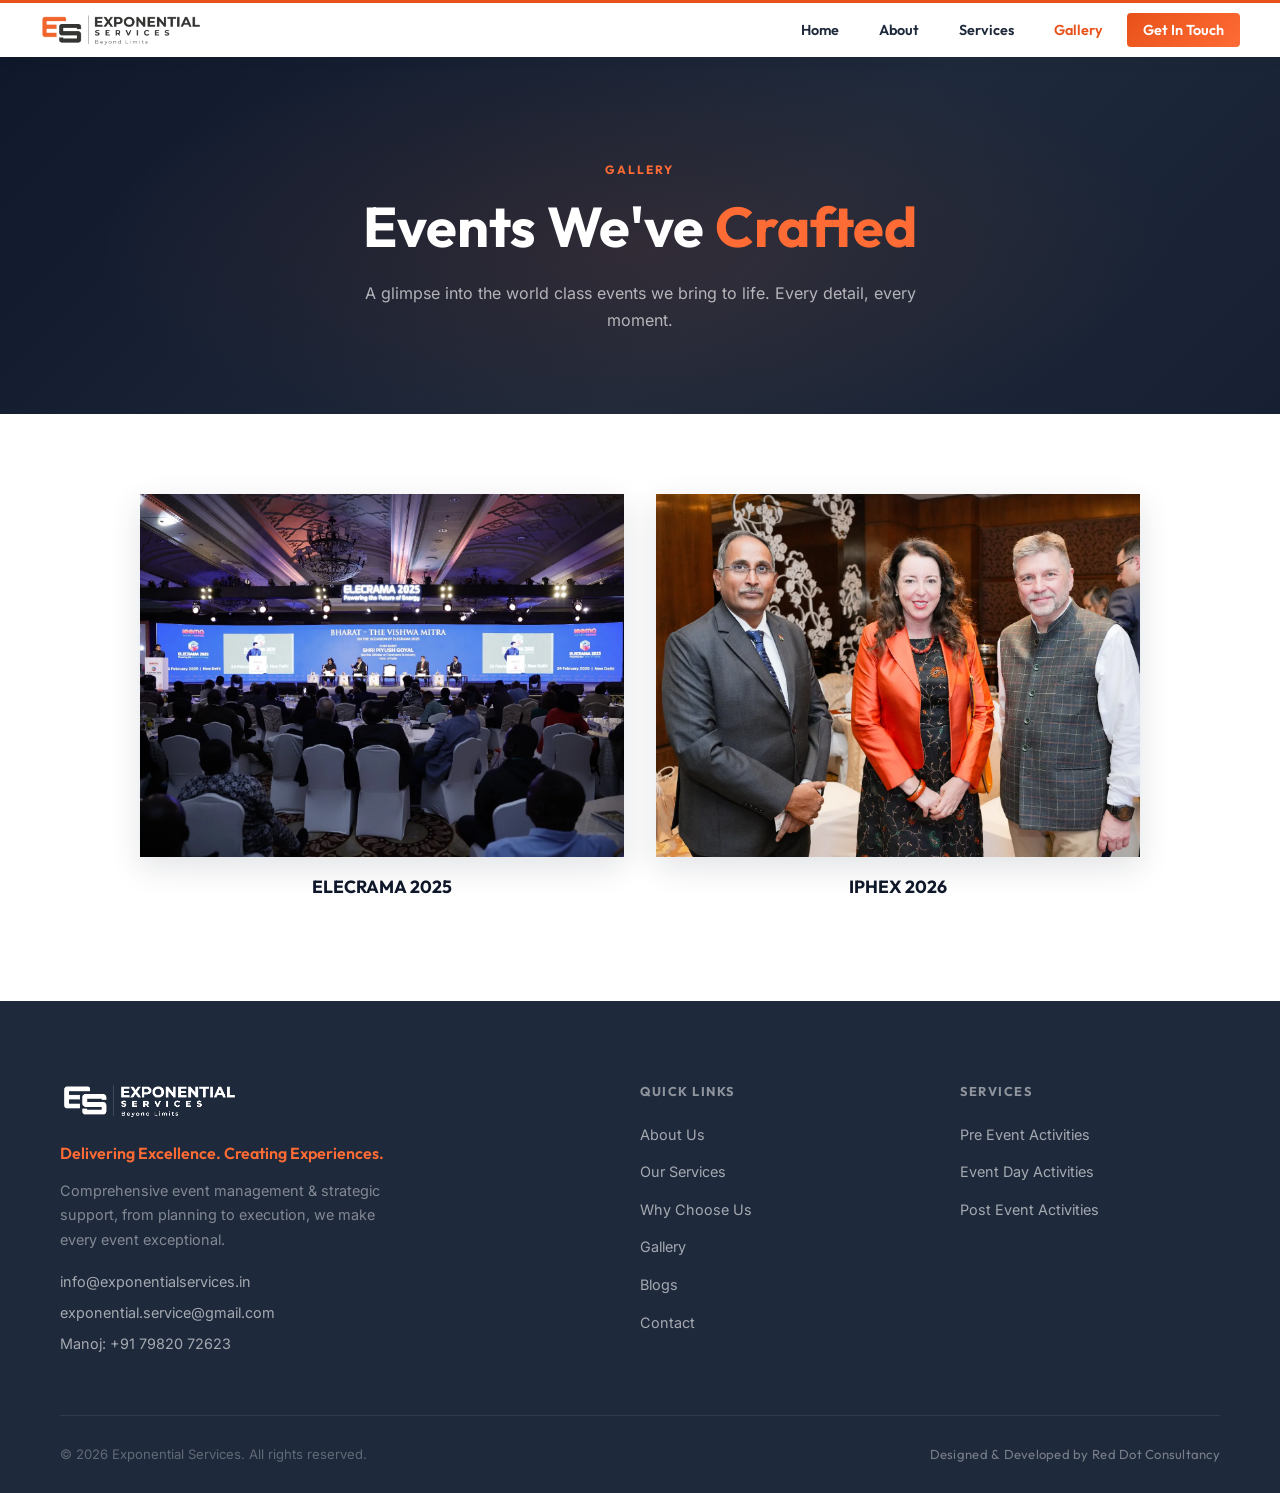
<file: gallery.html>
<!DOCTYPE html>
<html lang="en">

<head>
  <meta charset="UTF-8" />
  <meta name="viewport" content="width=device-width, initial-scale=1.0" />
  <title>Gallery | Exponential Services</title>
  <meta name="description" content="Explore events crafted by Exponential Services: a visual portfolio of world class corporate conferences, summits, and large scale events." />
  <link rel="preload" as="font" type="font/woff2" href="fonts/outfit-700-latin.woff2" crossorigin />
  <link rel="stylesheet" href="fonts.css" />
  <link rel="icon" type="image/svg+xml" href="favicon.svg" />
  <link rel="canonical" href="https://exponentialservices.in/gallery.html" />
  <meta name="robots" content="index, follow, max-image-preview:large, max-snippet:-1" />
  <meta name="author" content="Exponential Services" />
  <meta name="theme-color" content="#E8521A" />
  <meta property="og:type" content="website" />
  <meta property="og:site_name" content="Exponential Services" />
  <meta property="og:locale" content="en_IN" />
  <meta property="og:url" content="https://exponentialservices.in/gallery.html" />
  <meta property="og:title" content="Gallery | Exponential Services" />
  <meta property="og:description" content="Explore events crafted by Exponential Services: a visual portfolio of world class corporate conferences, summits, and large scale events including IPHEX 2026 and ELECRAMA 2025." />
  <meta property="og:image" content="https://exponentialservices.in/img/DIP04920.webp" />
  <meta property="og:image:alt" content="Exponential Services event gallery" />
  <meta name="twitter:card" content="summary_large_image" />
  <meta name="twitter:title" content="Gallery | Exponential Services" />
  <meta name="twitter:description" content="A visual portfolio of world class events: IPHEX 2026, ELECRAMA 2025, and more." />
  <meta name="twitter:image" content="https://exponentialservices.in/img/DIP04920.webp" />
  <script type="application/ld+json">
  {"@context":"https://schema.org","@type":"CollectionPage","name":"Gallery | Exponential Services","url":"https://exponentialservices.in/gallery.html","isPartOf":{"@id":"https://exponentialservices.in/#website"},"about":{"@id":"https://exponentialservices.in/#org"},"inLanguage":"en-IN","breadcrumb":{"@type":"BreadcrumbList","itemListElement":[{"@type":"ListItem","position":1,"name":"Home","item":"https://exponentialservices.in/"},{"@type":"ListItem","position":2,"name":"Gallery","item":"https://exponentialservices.in/gallery.html"}]}}
  </script>
  <link rel="stylesheet" href="style.css" />
  <style>
    .page-hero {
      background: linear-gradient(135deg, #0F172A 0%, #1E293B 60%, #162032 100%);
      padding: 160px 0 80px;
      text-align: center;
      position: relative;
      overflow: hidden;
    }
    .page-hero::before {
      content: '';
      position: absolute;
      inset: 0;
      background: radial-gradient(ellipse at 50% 60%, rgba(232,82,26,0.1) 0%, transparent 60%);
      pointer-events: none;
    }
    .page-hero-label {
      font-family: var(--font-display);
      font-size: 0.75rem;
      font-weight: 700;
      letter-spacing: 0.18em;
      text-transform: uppercase;
      color: var(--orange-light);
      margin-bottom: 16px;
    }
    .page-hero h1 {
      font-family: var(--font-display);
      font-size: clamp(2.2rem, 5vw, 3.5rem);
      font-weight: 700;
      color: var(--white);
      line-height: 1.15;
      margin-bottom: 20px;
      position: relative;
    }
    .page-hero p {
      font-size: 1rem;
      color: rgba(255,255,255,0.65);
      max-width: 560px;
      margin: 0 auto;
      line-height: 1.7;
      position: relative;
    }
    .project-grid {
      display: grid;
      grid-template-columns: repeat(2, 1fr);
      gap: 32px;
      max-width: 1000px;
      margin: 0 auto;
    }
    .project-card {
      cursor: pointer;
      display: block;
      text-decoration: none;
    }
    .project-thumb {
      position: relative;
      overflow: hidden;
      aspect-ratio: 4 / 3;
      box-shadow: 0 10px 30px rgba(15,23,42,0.12);
    }
    .project-card .project-cover {
      width: 100%;
      height: 100%;
      object-fit: cover;
      display: block;
    }
    .project-card h3 {
      font-family: var(--font-display);
      font-size: 1.1rem;
      font-weight: 700;
      color: var(--text-dark, #0F172A);
      text-align: center;
      margin: 16px 0 0;
    }
    .project-count {
      display: inline-flex;
      align-items: center;
      gap: 8px;
      font-family: var(--font-display);
      font-size: 0.85rem;
      font-weight: 600;
      letter-spacing: 0.04em;
      color: rgba(255,255,255,0.9);
    }
    .project-count::before {
      content: '';
      display: inline-block;
      width: 18px; height: 18px;
      background: var(--orange);
      border-radius: 4px;
      -webkit-mask: url("data:image/svg+xml,%3Csvg xmlns='http://www.w3.org/2000/svg' viewBox='0 0 24 24' fill='white'%3E%3Cpath d='M4 5h16v14H4V5zm2 2v10h12V7H6zm2 2h3v3H8V9z'/%3E%3C/svg%3E") center/contain no-repeat;
      mask: url("data:image/svg+xml,%3Csvg xmlns='http://www.w3.org/2000/svg' viewBox='0 0 24 24' fill='white'%3E%3Cpath d='M4 5h16v14H4V5zm2 2v10h12V7H6zm2 2h3v3H8V9z'/%3E%3C/svg%3E") center/contain no-repeat;
    }
    .project-images { display: none; }
    @media (max-width: 700px) {
      .project-grid { grid-template-columns: 1fr; }
    }
  </style>
</head>

<body>

  <!-- NAVIGATION -->
  <nav class="navbar" id="navbar">
    <div class="nav-container">
      <a href="index.html" class="nav-logo">
        <img src="Logo Files/logo_header.png" alt="Exponential Services" class="logo-img" />
      </a>
      <ul class="nav-links" id="navLinks">
        <li><a href="index.html" class="nav-link">Home</a></li>
        <li><a href="about.html" class="nav-link">About</a></li>
        <li><a href="services.html" class="nav-link">Services</a></li>
        <li><a href="gallery.html" class="nav-link" style="color: var(--orange);">Gallery</a></li>
        <li><a href="contact.html" class="nav-link nav-cta">Get In Touch</a></li>
      </ul>
      <button class="hamburger" id="hamburger" aria-label="Open menu">
        <span></span><span></span><span></span>
      </button>
    </div>
  </nav>

  <!-- PAGE HERO -->
  <div class="page-hero">
    <div class="section-container" style="position:relative;">
      <div class="page-hero-label">Gallery</div>
      <h1>Events We've <span style="color: var(--orange-light);">Crafted</span></h1>
      <p>A glimpse into the world class events we bring to life. Every detail, every moment.</p>
    </div>
  </div>

  <!-- GALLERY GRID -->
  <section style="padding: 80px 0 100px; background: var(--white);">
    <div class="section-container">
      
      <div class="project-grid">

        <!-- PROJECT 1: ELECRAMA 2025 -->
        <a class="project-card" href="project.html?project=elecrama">
          <div class="project-thumb">
            <img class="project-cover" src="expo/WhatsApp Image 2026-08-07 at 4.09.48 PM.webp" alt="ELECRAMA 2025" loading="lazy" />
          </div>
          <h3>ELECRAMA 2025</h3>
        </a>

        <!-- PROJECT 2: DIPLOMATIC BUSINESS SUMMIT -->
        <a class="project-card" href="project.html?project=summit">
          <div class="project-thumb">
            <img class="project-cover" src="img/DIP04920.webp" alt="IPHEX 2026" loading="lazy" />
          </div>
          <h3>IPHEX 2026</h3>
        </a>

      </div>
    </div>
  </section>


  <!-- FOOTER -->
  <footer class="footer">
    <div class="footer-container">
      <div class="footer-top">
        <div class="footer-brand">
          <img src="Logo Files/logo_footer.png" alt="Exponential Services" class="footer-logo" />
          <p class="footer-tagline">Delivering Excellence. Creating Experiences.</p>
          <p class="footer-desc">Comprehensive event management &amp; strategic support, from planning to execution, we make every event exceptional.</p>
          <div class="footer-contact">
            <a href="mailto:info@exponentialservices.in">info@exponentialservices.in</a>
            <a href="mailto:exponential.service@gmail.com">exponential.service@gmail.com</a>
            <a href="tel:+917982072623">Manoj: +91 79820 72623</a>
          </div>
        </div>
        <div class="footer-links-col">
          <h5>Quick Links</h5>
          <ul>
            <li><a href="about.html">About Us</a></li>
            <li><a href="services.html">Our Services</a></li>
            <li><a href="why-us.html">Why Choose Us</a></li>
            <li><a href="gallery.html">Gallery</a></li>
            <li><a href="blog.html">Blogs</a></li>
            <li><a href="contact.html">Contact</a></li>
          </ul>
        </div>
        <div class="footer-links-col">
          <h5>Services</h5>
          <ul>
            <li><a href="services.html#service-pre">Pre Event Activities</a></li>
            <li><a href="services.html#service-day">Event Day Activities</a></li>
            <li><a href="services.html#service-post">Post Event Activities</a></li>
          </ul>
        </div>
      </div>
      <div class="footer-bottom">
        <span>&copy; 2026 Exponential Services. All rights reserved.</span>
        <span class="footer-credit">Designed &amp; Developed by <a href="https://reddotconsultancy.co/" target="_blank" rel="noopener" class="rdc">Red Dot Consultancy</a></span>
        
      </div>
    </div>
  </footer>

  <script src="script.js?v=2"></script>
</body>
</html>
</file>
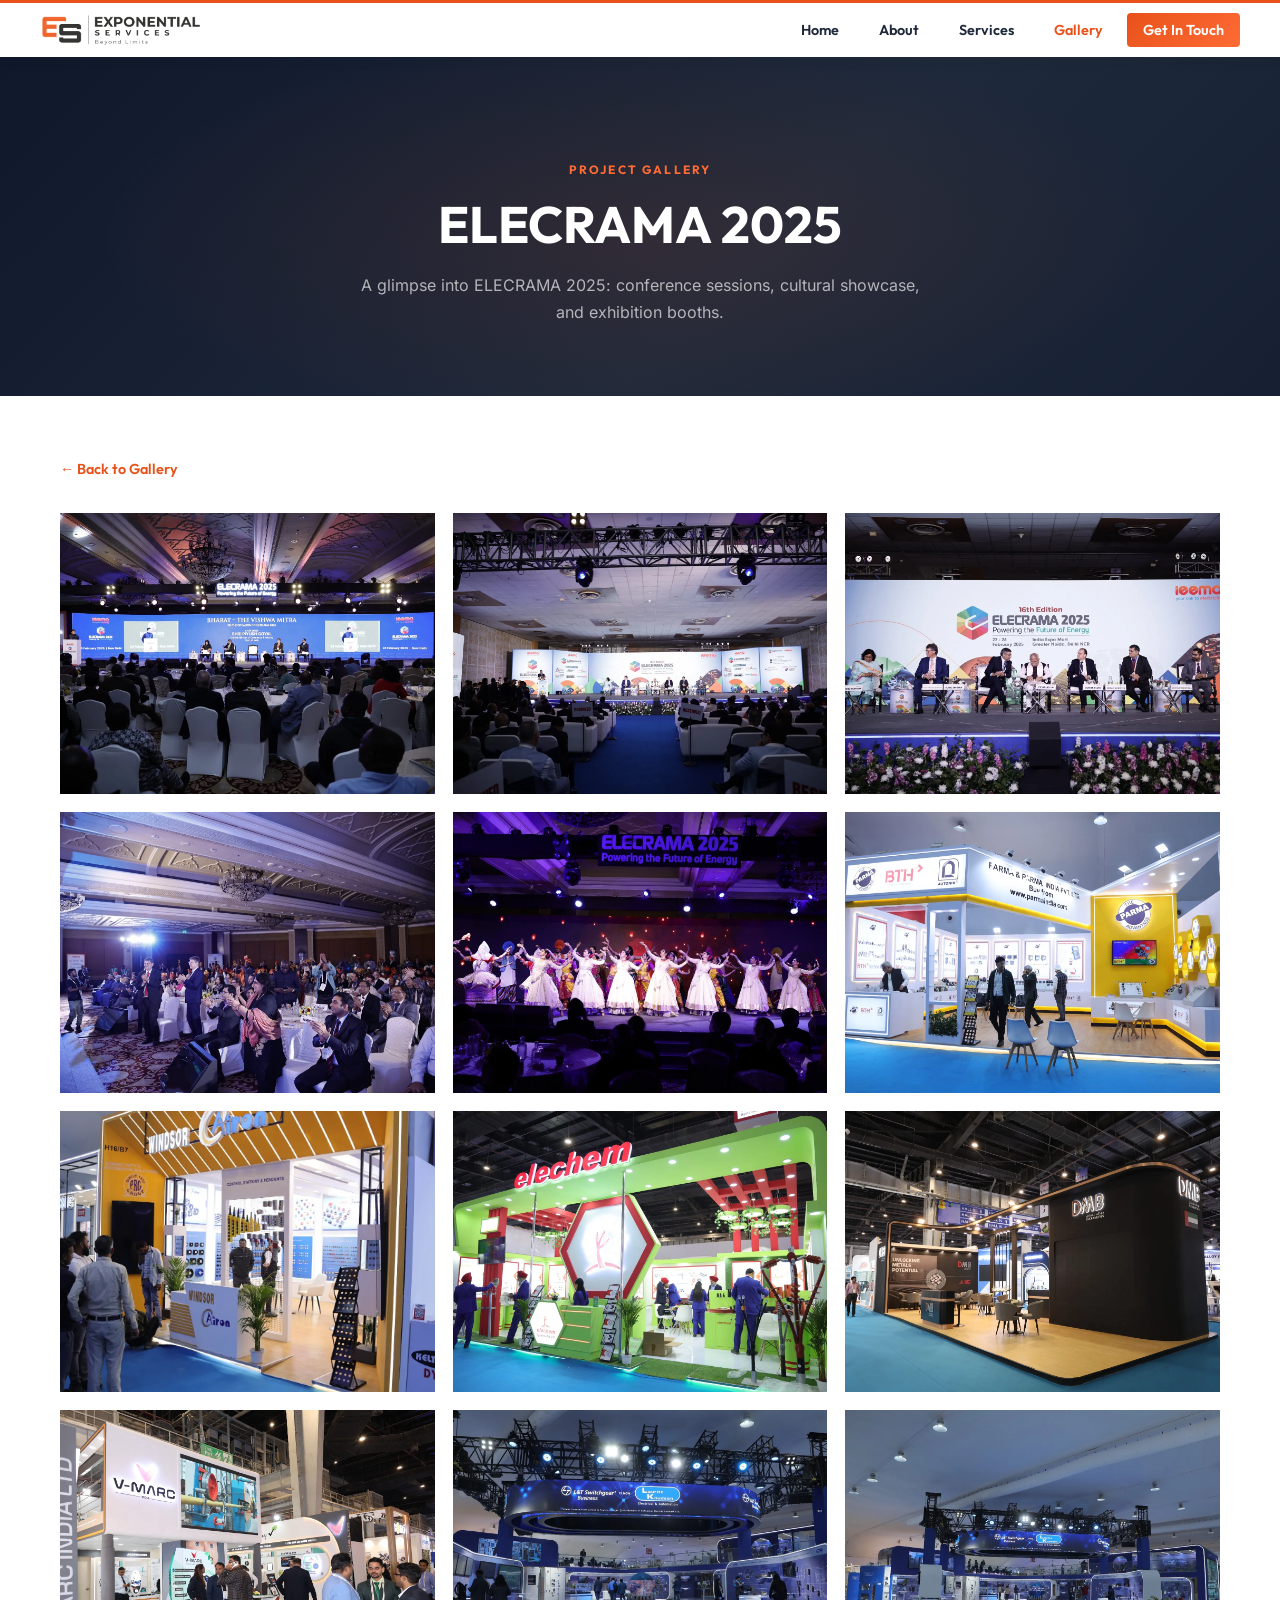
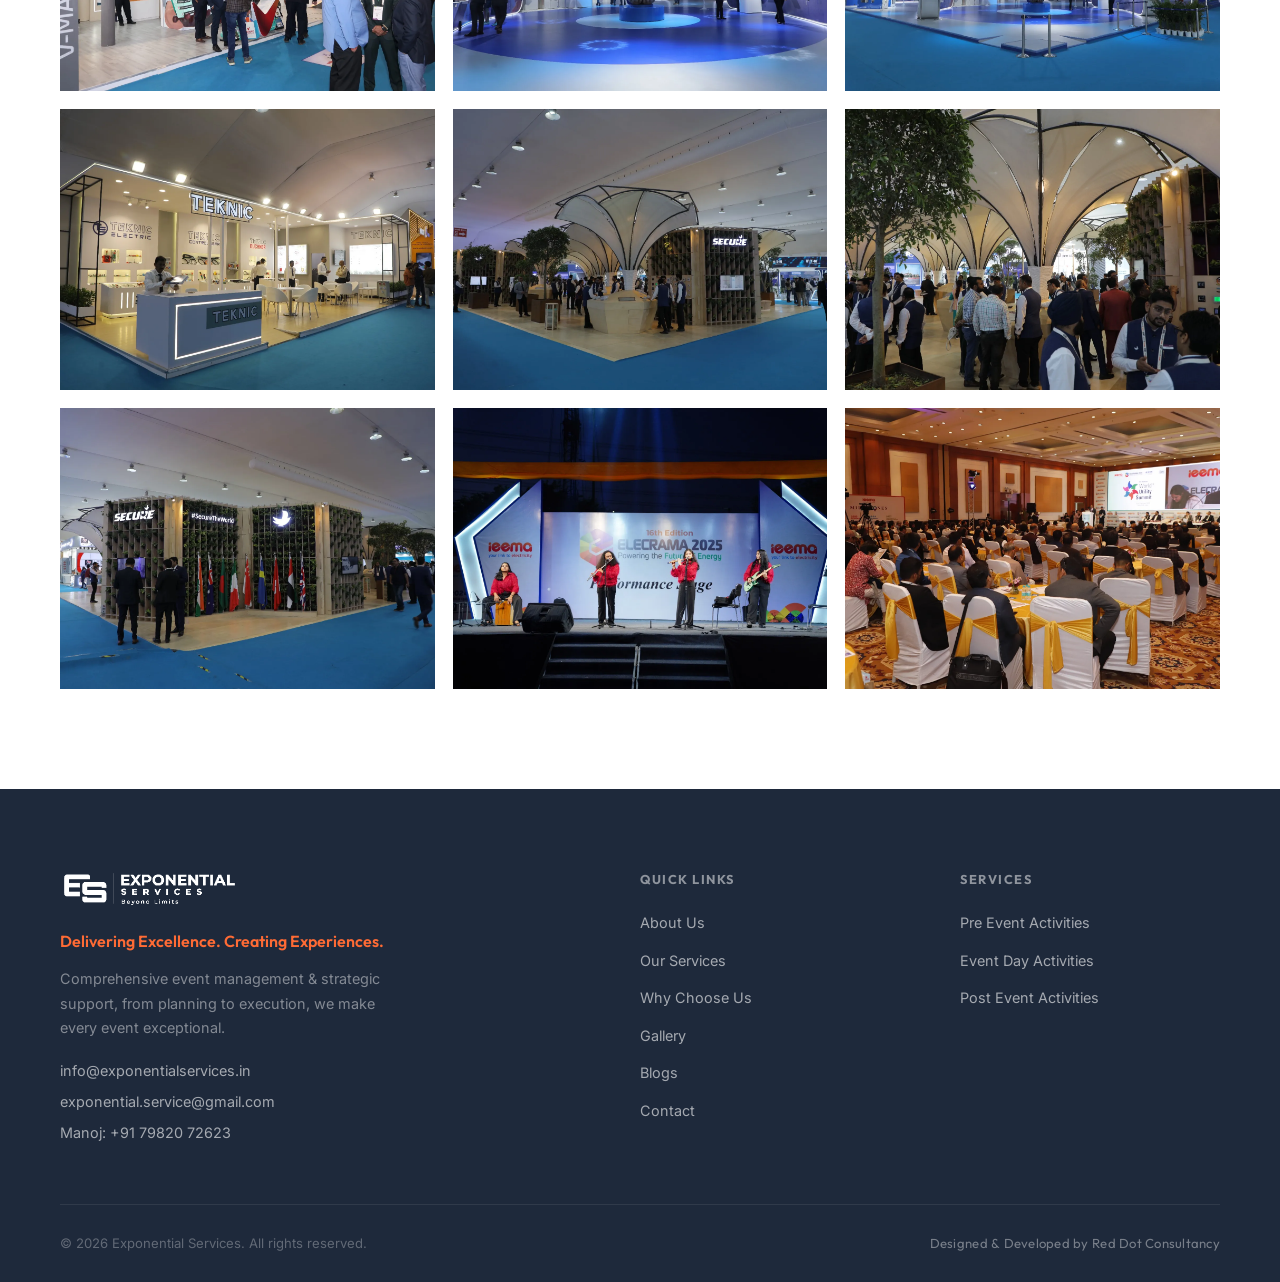
<file: project.html>
<!DOCTYPE html>
<html lang="en">

<head>
  <meta charset="UTF-8" />
  <meta name="viewport" content="width=device-width, initial-scale=1.0" />
  <title>Project Gallery | Exponential Services</title>
  <meta name="description" content="Full photo gallery of an event crafted by Exponential Services." />
  <link rel="preload" as="font" type="font/woff2" href="fonts/outfit-700-latin.woff2" crossorigin />
  <link rel="stylesheet" href="fonts.css" />
  <link rel="icon" type="image/svg+xml" href="favicon.svg" />
  <link rel="canonical" href="https://exponentialservices.in/gallery.html" />
  <meta name="robots" content="index, follow, max-image-preview:large, max-snippet:-1" />
  <meta name="author" content="Exponential Services" />
  <meta name="theme-color" content="#E8521A" />
  <meta property="og:type" content="website" />
  <meta property="og:site_name" content="Exponential Services" />
  <meta property="og:locale" content="en_IN" />
  <meta property="og:url" content="https://exponentialservices.in/gallery.html" />
  <meta property="og:title" content="Event Gallery | Exponential Services" />
  <meta property="og:description" content="Explore the IPHEX 2026 and ELECRAMA 2025 event galleries by Exponential Services: stage, guests, and dignitaries captured in full." />
  <meta property="og:image" content="https://exponentialservices.in/img/DIP04920.webp" />
  <meta property="og:image:alt" content="Exponential Services event gallery" />
  <meta name="twitter:card" content="summary_large_image" />
  <meta name="twitter:title" content="Event Gallery | Exponential Services" />
  <meta name="twitter:description" content="IPHEX 2026 and ELECRAMA 2025 event galleries by Exponential Services." />
  <meta name="twitter:image" content="https://exponentialservices.in/img/DIP04920.webp" />
  <script type="application/ld+json">
  {"@context":"https://schema.org","@type":"ImageGallery","name":"Event Gallery | Exponential Services","url":"https://exponentialservices.in/gallery.html","isPartOf":{"@id":"https://exponentialservices.in/#website"},"about":{"@id":"https://exponentialservices.in/#org"},"inLanguage":"en-IN"}
  </script>
  <link rel="stylesheet" href="style.css" />
  <style>
    .page-hero {
      background: linear-gradient(135deg, #0F172A 0%, #1E293B 60%, #162032 100%);
      padding: 160px 0 70px;
      text-align: center;
      position: relative;
      overflow: hidden;
    }
    .page-hero::before {
      content: '';
      position: absolute;
      inset: 0;
      background: radial-gradient(ellipse at 50% 60%, rgba(232,82,26,0.1) 0%, transparent 60%);
      pointer-events: none;
    }
    .page-hero-label {
      font-family: var(--font-display);
      font-size: 0.75rem;
      font-weight: 700;
      letter-spacing: 0.18em;
      text-transform: uppercase;
      color: var(--orange-light);
      margin-bottom: 16px;
    }
    .page-hero h1 {
      font-family: var(--font-display);
      font-size: clamp(2rem, 5vw, 3.2rem);
      font-weight: 700;
      color: var(--white);
      line-height: 1.15;
      margin-bottom: 18px;
      position: relative;
    }
    .page-hero p {
      font-size: 1rem;
      color: rgba(255,255,255,0.65);
      max-width: 560px;
      margin: 0 auto;
      line-height: 1.7;
      position: relative;
    }
    .back-link {
      display: inline-flex;
      align-items: center;
      gap: 6px;
      margin-bottom: 32px;
      font-family: var(--font-display);
      font-weight: 600;
      font-size: 0.9rem;
      color: var(--orange);
      text-decoration: none;
    }
    .back-link:hover { text-decoration: underline; }
    .photo-grid {
      display: grid;
      grid-template-columns: repeat(3, 1fr);
      gap: 18px;
    }
    .photo-grid figure {
      margin: 0;
      overflow: hidden;
      aspect-ratio: 4 / 3;
      background: #eef1f5;
    }
    .photo-grid img {
      width: 100%;
      height: 100%;
      object-fit: cover;
      display: block;
    }
    @media (max-width: 900px) {
      .photo-grid { grid-template-columns: repeat(2, 1fr); }
    }
    @media (max-width: 560px) {
      .photo-grid { grid-template-columns: 1fr; }
    }
  </style>
</head>

<body>

  <!-- NAVIGATION -->
  <nav class="navbar" id="navbar">
    <div class="nav-container">
      <a href="index.html" class="nav-logo">
        <img src="Logo Files/logo_header.png" alt="Exponential Services" class="logo-img" />
      </a>
      <ul class="nav-links" id="navLinks">
        <li><a href="index.html" class="nav-link">Home</a></li>
        <li><a href="about.html" class="nav-link">About</a></li>
        <li><a href="services.html" class="nav-link">Services</a></li>
        <li><a href="gallery.html" class="nav-link" style="color: var(--orange);">Gallery</a></li>
        <li><a href="contact.html" class="nav-link nav-cta">Get In Touch</a></li>
      </ul>
      <button class="hamburger" id="hamburger" aria-label="Open menu">
        <span></span><span></span><span></span>
      </button>
    </div>
  </nav>

  <!-- PAGE HERO -->
  <div class="page-hero">
    <div class="section-container" style="position:relative;">
      <div class="page-hero-label">Project Gallery</div>
      <h1 id="projectTitle">Event Gallery</h1>
      <p id="projectDesc">Every detail, every moment, captured.</p>
    </div>
  </div>

  <!-- PHOTO GRID -->
  <section style="padding: 60px 0 100px; background: var(--white);">
    <div class="section-container">
      <a href="gallery.html" class="back-link">&#8592; Back to Gallery</a>
      <div class="photo-grid" id="photoGrid"></div>
      <div id="moreWrap" style="text-align:center; margin-top:48px; display:none;">
        <a id="moreBtn" target="_blank" rel="noopener"
           style="display:inline-block; background:var(--gradient-main); color:var(--white);
                  font-family:var(--font-display); font-weight:600; font-size:0.95rem;
                  padding:11px 26px; border-radius:4px; text-decoration:none;
                  transition:transform .2s ease, box-shadow .2s ease;"
           onmouseover="this.style.transform='translateY(-1px)';this.style.boxShadow='0 6px 18px rgba(232,82,26,0.25)';"
           onmouseout="this.style.transform='';this.style.boxShadow='';">See More</a>
      </div>
    </div>
  </section>

  <!-- FOOTER -->
  <footer class="footer">
    <div class="footer-container">
      <div class="footer-top">
        <div class="footer-brand">
          <img src="Logo Files/logo_footer.png" alt="Exponential Services" class="footer-logo" />
          <p class="footer-tagline">Delivering Excellence. Creating Experiences.</p>
          <p class="footer-desc">Comprehensive event management &amp; strategic support, from planning to execution, we make every event exceptional.</p>
          <div class="footer-contact">
            <a href="mailto:info@exponentialservices.in">info@exponentialservices.in</a>
            <a href="mailto:exponential.service@gmail.com">exponential.service@gmail.com</a>
            <a href="tel:+917982072623">Manoj: +91 79820 72623</a>
          </div>
        </div>
        <div class="footer-links-col">
          <h5>Quick Links</h5>
          <ul>
            <li><a href="about.html">About Us</a></li>
            <li><a href="services.html">Our Services</a></li>
            <li><a href="why-us.html">Why Choose Us</a></li>
            <li><a href="gallery.html">Gallery</a></li>
            <li><a href="blog.html">Blogs</a></li>
            <li><a href="contact.html">Contact</a></li>
          </ul>
        </div>
        <div class="footer-links-col">
          <h5>Services</h5>
          <ul>
            <li><a href="services.html#service-pre">Pre Event Activities</a></li>
            <li><a href="services.html#service-day">Event Day Activities</a></li>
            <li><a href="services.html#service-post">Post Event Activities</a></li>
          </ul>
        </div>
      </div>
      <div class="footer-bottom">
        <span>&copy; 2026 Exponential Services. All rights reserved.</span>
        <span class="footer-credit">Designed &amp; Developed by <a href="https://reddotconsultancy.co/" target="_blank" rel="noopener" class="rdc">Red Dot Consultancy</a></span>
      </div>
    </div>
  </footer>

  <script>
    var PROJECTS = {
      elecrama: {
        title: 'ELECRAMA 2025',
        desc: 'A glimpse into ELECRAMA 2025: conference sessions, cultural showcase, and exhibition booths.',
        images: [
          ['expo/WhatsApp Image 2026-08-07 at 4.09.48 PM.webp', 'Bharat: The Vishwa Mitra session'],
          ['expo/WhatsApp Image 2026-08-07 at 4.06.05 PM.webp', 'ELECRAMA 2025 plenary stage & audience'],
          ['expo/WhatsApp Image 2026-08-07 at 4.06.06 PM.webp', 'ELECRAMA 2025 leadership panel'],
          ['expo/WhatsApp Image 2026-08-07 at 4.09.18 PM (1).webp', 'ELECRAMA 2025 audience ovation'],
          ['expo/WhatsApp Image 2026-08-07 at 4.09.18 PM.webp', 'ELECRAMA 2025 cultural performance'],
          ['expo/WhatsApp Image 2026-08-07 at 4.38.39 PM.webp', 'PARMA & BTH exhibition booth'],
          ['expo/WhatsApp Image 2026-08-07 at 4.38.40 PM (1).webp', 'Windsor Airon exhibition stand'],
          ['expo/WhatsApp Image 2026-08-07 at 4.38.40 PM.webp', 'Elechem exhibition booth'],
          ['expo/WhatsApp Image 2026-08-07 at 5.18.42 PM.webp', 'Exhibition showcase & display units'],
          ['expo/WhatsApp Image 2026-08-07 at 5.19.04 PM.webp', 'Modern expo booth construction'],
          ['expo/WhatsApp Image 2026-08-07 at 5.20.17 PM.webp', 'Custom exhibition pavilion'],
          ['expo/WhatsApp Image 2026-08-07 at 5.20.29 PM.webp', 'Brand activation & expo stall'],
          ['expo/WhatsApp Image 2026-08-07 at 5.20.49 PM.webp', 'Trade fair display booth'],
          ['expo/WhatsApp Image 2026-08-07 at 5.21.01 PM.webp', 'Exhibition floor management & setup'],
          ['expo/WhatsApp Image 2026-08-07 at 5.21.30 PM (1).webp', 'Interactive brand display pavilion'],
          ['expo/WhatsApp Image 2026-08-07 at 5.21.30 PM.webp', 'Custom event exhibition architecture'],
          ['expo/WhatsApp Image 2026-08-07 at 5.23.14 PM.webp', 'Exhibition lighting & graphics setup'],
          ['expo/WhatsApp Image 2026-08-07 at 5.25.49 PM.webp', 'Expo stall experience center']
        ]
      },
      summit: {
        title: 'IPHEX 2026',
        desc: 'Highlights from IPHEX 2026: delegates, keynote sessions, and networking.',
        more: 'https://fotovisionindia.fotoowl.ai/gallery/305337?pass_key=1369',
        images: [
          // Stage
          ['img/DIP04808.webp', 'IPHEX 2026: main stage backdrop'],
          ['img/DIP04806.webp', 'IPHEX 2026: Global Ambassadors Meet stage'],
          ['img/DIP04813.webp', 'IPHEX 2026: venue setup'],
          // Guests
          ['img/DIP05058.webp', 'IPHEX 2026: guest arrival'],
          ['img/DIP05064.webp', 'IPHEX 2026: guest felicitation'],
          ['img/DIP05141.webp', 'IPHEX 2026: guest welcome'],
          ['img/DIP04909.webp', 'IPHEX 2026: international delegate'],
          ['img/DIP04915.webp', 'IPHEX 2026: global guests'],
          ['img/DIP05079.webp', 'IPHEX 2026: delegates networking'],
          ['img/DIP04876.webp', 'IPHEX 2026: networking handshake'],
          ['img/DIP04878.webp', 'IPHEX 2026: networking'],
          // Dignitaries
          ['img/DIP05164.webp', 'IPHEX 2026: lamp lighting ceremony'],
          ['img/DIP04877.webp', 'IPHEX 2026: dignitary greeting'],
          ['img/DIP05097.webp', 'IPHEX 2026: memento presentation'],
          ['img/DIP05100.webp', 'IPHEX 2026: Global Ambassadors group'],
          ['img/DIP05116.webp', 'IPHEX 2026: keynote address'],
          ['img/DIP05123.webp', 'IPHEX 2026: Global Ambassadors Meet address'],
          ['img/DIP05197.webp', 'IPHEX 2026: keynote address']
        ]
      }
    };

    (function () {
      var key = new URLSearchParams(location.search).get('project');
      var p = PROJECTS[key] || PROJECTS.elecrama;
      document.getElementById('projectTitle').textContent = p.title;
      document.getElementById('projectDesc').textContent = p.desc;
      document.title = p.title + ' | Exponential Services';
      var grid = document.getElementById('photoGrid');
      grid.innerHTML = p.images.map(function (im) {
        var src = im[0].replace(/&/g, '&amp;').replace(/"/g, '&quot;');
        var alt = im[1].replace(/&/g, '&amp;').replace(/"/g, '&quot;');
        return '<figure><img src="' + src + '" alt="' + alt + '" loading="lazy" /></figure>';
      }).join('');
      if (p.more) {
        var btn = document.getElementById('moreBtn');
        btn.href = p.more;
        document.getElementById('moreWrap').style.display = 'block';
      }
    })();
  </script>
  <script src="script.js?v=2"></script>
</body>

</html>
</file>
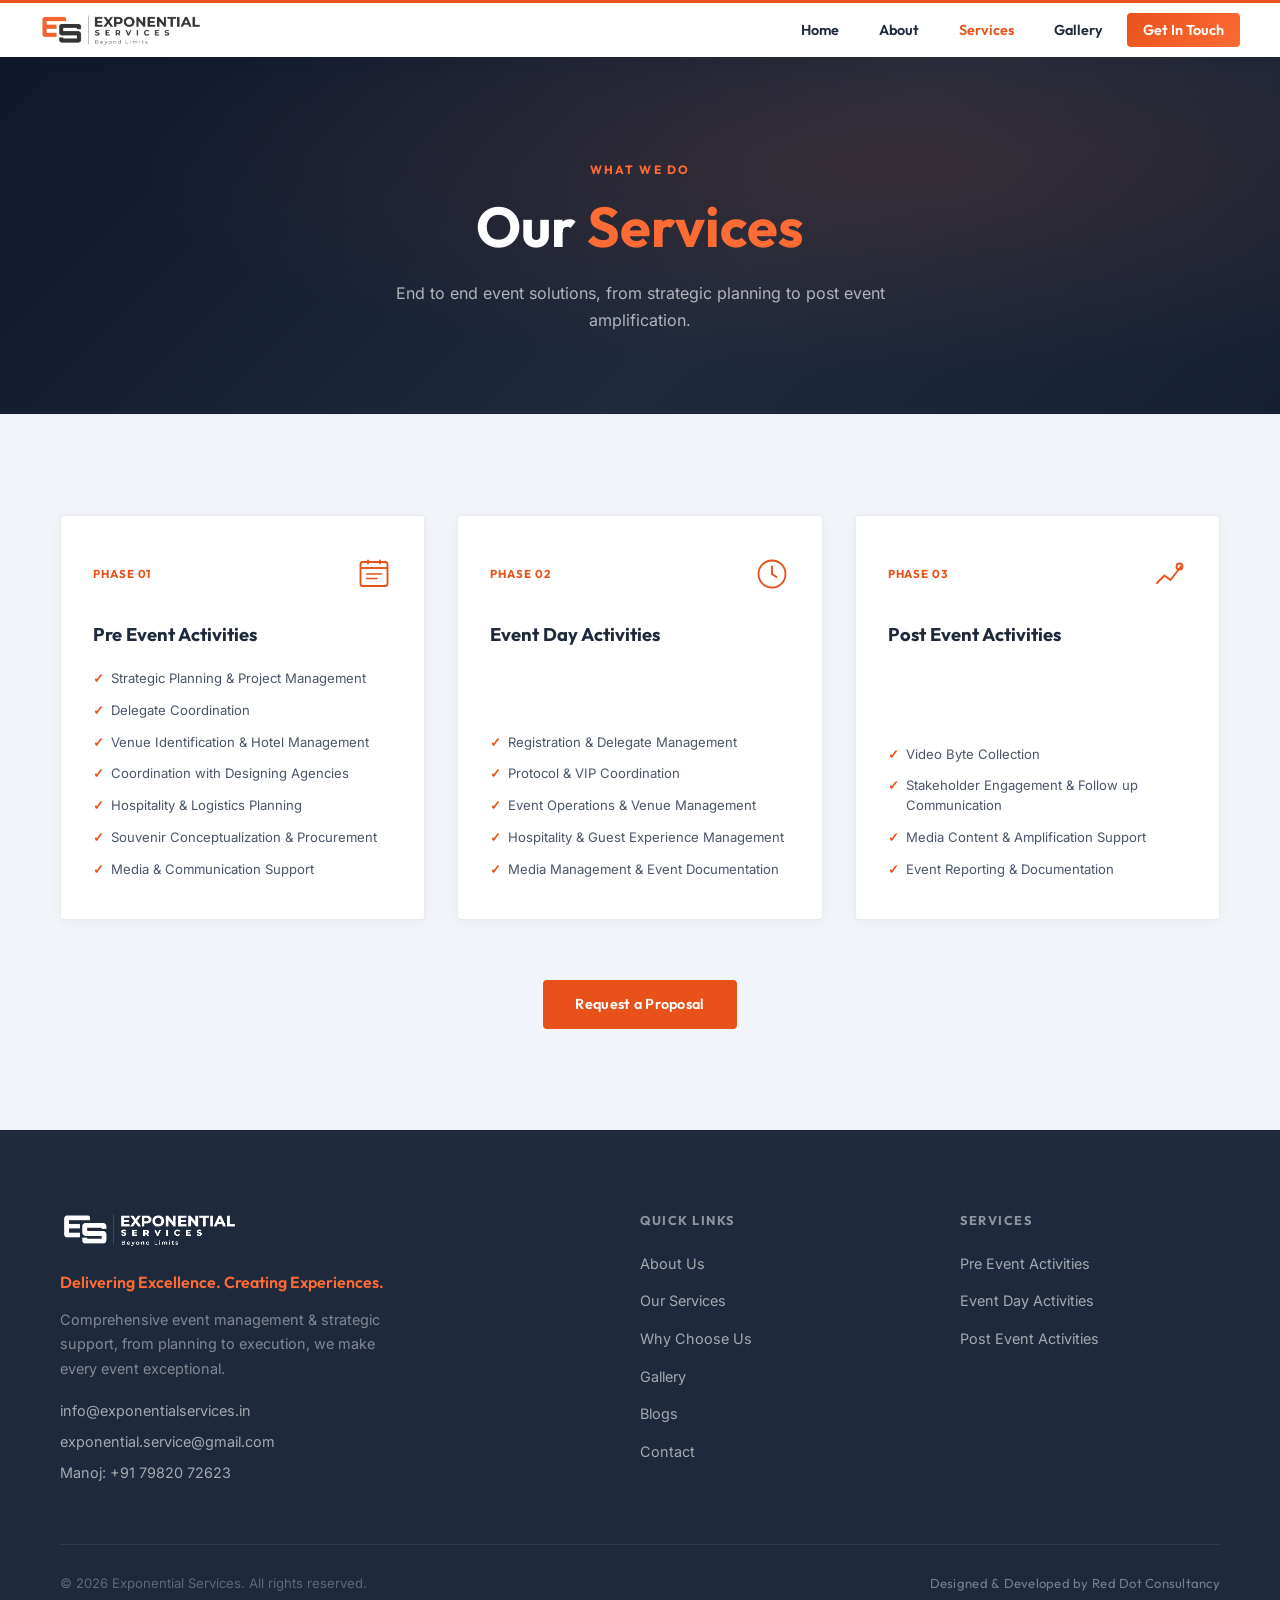
<file: services.html>
<!DOCTYPE html>
<html lang="en">

<head>
  <meta charset="UTF-8" />
  <meta name="viewport" content="width=device-width, initial-scale=1.0" />
  <title>Our Services | Exponential Services</title>
  <meta name="description" content="End to end event management solutions: Pre Event, Event Day, and Post Event activities all under one roof by Exponential Services." />
  <link rel="preload" as="font" type="font/woff2" href="fonts/outfit-700-latin.woff2" crossorigin />
  <link rel="stylesheet" href="fonts.css" />
  <link rel="icon" type="image/svg+xml" href="favicon.svg" />
  <link rel="canonical" href="https://exponentialservices.in/services.html" />
  <meta name="robots" content="index, follow, max-image-preview:large, max-snippet:-1" />
  <meta name="author" content="Exponential Services" />
  <meta name="keywords" content="event management services, pre event planning, event day management, post event support, delegate management, VIP protocol, venue management, exhibition management" />
  <meta name="theme-color" content="#E8521A" />
  <meta property="og:type" content="website" />
  <meta property="og:site_name" content="Exponential Services" />
  <meta property="og:locale" content="en_IN" />
  <meta property="og:url" content="https://exponentialservices.in/services.html" />
  <meta property="og:title" content="Our Services | Exponential Services" />
  <meta property="og:description" content="End to end event management solutions: Pre Event, Event Day, and Post Event activities all under one roof by Exponential Services." />
  <meta property="og:image" content="https://exponentialservices.in/hero_img/pexels-divinetechygirl-1181304.jpg" />
  <meta property="og:image:alt" content="Exponential Services, event management services" />
  <meta name="twitter:card" content="summary_large_image" />
  <meta name="twitter:title" content="Our Services | Exponential Services" />
  <meta name="twitter:description" content="End to end event management: Pre Event, Event Day, and Post Event activities under one roof." />
  <meta name="twitter:image" content="https://exponentialservices.in/hero_img/pexels-divinetechygirl-1181304.jpg" />
  <script type="application/ld+json">
  {"@context":"https://schema.org","@type":"WebPage","name":"Our Services | Exponential Services","url":"https://exponentialservices.in/services.html","isPartOf":{"@id":"https://exponentialservices.in/#website"},"about":{"@id":"https://exponentialservices.in/#org"},"inLanguage":"en-IN","mainEntity":{"@type":"OfferCatalog","name":"Event Management Services","itemListElement":[{"@type":"Offer","itemOffered":{"@type":"Service","name":"Pre Event Activities","description":"Strategic planning, delegate coordination, venue & hotel management, hospitality & logistics, media support."}},{"@type":"Offer","itemOffered":{"@type":"Service","name":"Event Day Activities","description":"Registration & delegate management, protocol & VIP coordination, event operations, hospitality, media management."}},{"@type":"Offer","itemOffered":{"@type":"Service","name":"Post Event Activities","description":"Video byte collection, stakeholder follow up, media amplification, event reporting & documentation."}}]},"breadcrumb":{"@type":"BreadcrumbList","itemListElement":[{"@type":"ListItem","position":1,"name":"Home","item":"https://exponentialservices.in/"},{"@type":"ListItem","position":2,"name":"Services","item":"https://exponentialservices.in/services.html"}]}}
  </script>
  <link rel="stylesheet" href="style.css" />
  <style>
    .page-hero {
      background: linear-gradient(135deg, #0F172A 0%, #1E293B 60%, #162032 100%);
      padding: 160px 0 80px;
      text-align: center;
      position: relative;
      overflow: hidden;
    }
    .page-hero::before {
      content: '';
      position: absolute;
      inset: 0;
      background: radial-gradient(ellipse at 70% 40%, rgba(232,82,26,0.12) 0%, transparent 60%);
      pointer-events: none;
    }
    .page-hero-label {
      font-family: var(--font-display);
      font-size: 0.75rem;
      font-weight: 700;
      letter-spacing: 0.18em;
      text-transform: uppercase;
      color: var(--orange-light);
      margin-bottom: 16px;
    }
    .page-hero h1 {
      font-family: var(--font-display);
      font-size: clamp(2.2rem, 5vw, 3.5rem);
      font-weight: 700;
      color: var(--white);
      line-height: 1.15;
      margin-bottom: 20px;
      position: relative;
    }
    .page-hero p {
      font-size: 1rem;
      color: rgba(255,255,255,0.65);
      max-width: 560px;
      margin: 0 auto;
      line-height: 1.7;
      position: relative;
    }
  </style>
</head>

<body>

  <!-- NAVIGATION -->
  <nav class="navbar" id="navbar">
    <div class="nav-container">
      <a href="index.html" class="nav-logo">
        <img src="Logo Files/logo_header.png" alt="Exponential Services" class="logo-img" />
      </a>
      <ul class="nav-links" id="navLinks">
        <li><a href="index.html" class="nav-link">Home</a></li>
        <li><a href="about.html" class="nav-link">About</a></li>
        <li><a href="services.html" class="nav-link" style="color: var(--orange);">Services</a></li>
        <li><a href="gallery.html" class="nav-link">Gallery</a></li>
        <li><a href="contact.html" class="nav-link nav-cta">Get In Touch</a></li>
      </ul>
      <button class="hamburger" id="hamburger" aria-label="Open menu">
        <span></span><span></span><span></span>
      </button>
    </div>
  </nav>

  <!-- PAGE HERO -->
  <div class="page-hero">
    <div class="section-container" style="position:relative;">
      <div class="page-hero-label">What We Do</div>
      <h1>Our <span style="color: var(--orange-light);">Services</span></h1>
      <p>End to end event solutions, from strategic planning to post event amplification.</p>
    </div>
  </div>

  <!-- SERVICES SECTION -->
  <section class="services" id="services" style="padding: 100px 0;">
    <div class="section-container">
      <div class="services-grid">
        <!-- PRE-EVENT -->
        <div class="service-card" id="service-pre">
          <div class="service-card-inner">
            <div class="service-card-header">
              <span class="service-phase-tag">Phase 01</span>
              <div class="service-icon-wrap">
                <svg viewBox="0 0 48 48" fill="none" xmlns="http://www.w3.org/2000/svg">
                  <rect x="6" y="8" width="36" height="32" rx="3" stroke="currentColor" stroke-width="2.5" />
                  <path d="M6 16h36" stroke="currentColor" stroke-width="2.5" />
                  <path d="M16 6v4M32 6v4" stroke="currentColor" stroke-width="2.5" stroke-linecap="round" />
                  <path d="M14 24h20M14 30h14" stroke="currentColor" stroke-width="2" stroke-linecap="round" />
                </svg>
              </div>
            </div>
            <h3 class="service-title">Pre Event Activities</h3>
            <ul class="service-list">
              <li>Strategic Planning &amp; Project Management</li>
              <li>Delegate Coordination</li>
              <li>Venue Identification &amp; Hotel Management</li>
              <li>Coordination with Designing Agencies</li>
              <li>Hospitality &amp; Logistics Planning</li>
              <li>Souvenir Conceptualization &amp; Procurement</li>
              <li>Media &amp; Communication Support</li>
            </ul>
          </div>
          <div class="service-card-glow"></div>
        </div>

        <div class="service-card" id="service-day">
          <div class="service-card-inner">
            <div class="service-card-header">
              <span class="service-phase-tag">Phase 02</span>
              <div class="service-icon-wrap">
                <svg viewBox="0 0 48 48" fill="none" xmlns="http://www.w3.org/2000/svg">
                  <circle cx="24" cy="24" r="18" stroke="currentColor" stroke-width="2.5" />
                  <path d="M24 14v10l6 4" stroke="currentColor" stroke-width="2.5" stroke-linecap="round" />
                </svg>
              </div>
            </div>
            <h3 class="service-title">Event Day Activities</h3>
            <ul class="service-list">
              <li>Registration &amp; Delegate Management</li>
              <li>Protocol &amp; VIP Coordination</li>
              <li>Event Operations &amp; Venue Management</li>
              <li>Hospitality &amp; Guest Experience Management</li>
              <li>Media Management &amp; Event Documentation</li>
            </ul>
          </div>
          <div class="service-card-glow"></div>
        </div>

        <!-- POST-EVENT -->
        <div class="service-card" id="service-post">
          <div class="service-card-inner">
            <div class="service-card-header">
              <span class="service-phase-tag">Phase 03</span>
              <div class="service-icon-wrap">
                <svg viewBox="0 0 48 48" fill="none" xmlns="http://www.w3.org/2000/svg">
                  <path d="M8 36l10-10 8 6 14-18" stroke="currentColor" stroke-width="2.5" stroke-linecap="round" stroke-linejoin="round" />
                  <circle cx="38" cy="14" r="4" stroke="currentColor" stroke-width="2.5" />
                </svg>
              </div>
            </div>
            <h3 class="service-title">Post Event Activities</h3>
            <ul class="service-list">
              <li>Video Byte Collection</li>
              <li>Stakeholder Engagement &amp; Follow up Communication</li>
              <li>Media Content &amp; Amplification Support</li>
              <li>Event Reporting &amp; Documentation</li>
            </ul>
          </div>
          <div class="service-card-glow"></div>
        </div>
      </div>

      <div style="text-align: center; margin-top: 60px;">
        <a href="contact.html" class="btn btn-primary btn-large">Request a Proposal</a>
      </div>
    </div>
  </section>

  <!-- FOOTER -->
  <footer class="footer">
    <div class="footer-container">
      <div class="footer-top">
        <div class="footer-brand">
          <img src="Logo Files/logo_footer.png" alt="Exponential Services" class="footer-logo" />
          <p class="footer-tagline">Delivering Excellence. Creating Experiences.</p>
          <p class="footer-desc">Comprehensive event management &amp; strategic support, from planning to execution, we make every event exceptional.</p>
          <div class="footer-contact">
            <a href="mailto:info@exponentialservices.in">info@exponentialservices.in</a>
            <a href="mailto:exponential.service@gmail.com">exponential.service@gmail.com</a>
            <a href="tel:+917982072623">Manoj: +91 79820 72623</a>
          </div>
        </div>
        <div class="footer-links-col">
          <h5>Quick Links</h5>
          <ul>
            <li><a href="about.html">About Us</a></li>
            <li><a href="services.html">Our Services</a></li>
            <li><a href="why-us.html">Why Choose Us</a></li>
            <li><a href="gallery.html">Gallery</a></li>
            <li><a href="blog.html">Blogs</a></li>
            <li><a href="contact.html">Contact</a></li>
          </ul>
        </div>
        <div class="footer-links-col">
          <h5>Services</h5>
          <ul>
            <li><a href="#service-pre">Pre Event Activities</a></li>
            <li><a href="#service-day">Event Day Activities</a></li>
            <li><a href="#service-post">Post Event Activities</a></li>
          </ul>
        </div>
      </div>
      <div class="footer-bottom">
        <span>&copy; 2026 Exponential Services. All rights reserved.</span>
        <span class="footer-credit">Designed &amp; Developed by <a href="https://reddotconsultancy.co/" target="_blank" rel="noopener" class="rdc">Red Dot Consultancy</a></span>
        
      </div>
    </div>
  </footer>

  <script src="script.js?v=2"></script>
</body>
</html>
</file>
<file: fonts.css>
/* latin-ext */
@font-face {
  font-family: 'Inter';
  font-style: normal;
  font-weight: 300;
  font-display: swap;
  src: url(fonts/inter-300-latin-ext.woff2) format('woff2');
  unicode-range: U+0100-02BA, U+02BD-02C5, U+02C7-02CC, U+02CE-02D7, U+02DD-02FF, U+0304, U+0308, U+0329, U+1D00-1DBF, U+1E00-1E9F, U+1EF2-1EFF, U+2020, U+20A0-20AB, U+20AD-20C0, U+2113, U+2C60-2C7F, U+A720-A7FF;
}
/* latin */
@font-face {
  font-family: 'Inter';
  font-style: normal;
  font-weight: 300;
  font-display: swap;
  src: url(fonts/inter-300-latin.woff2) format('woff2');
  unicode-range: U+0000-00FF, U+0131, U+0152-0153, U+02BB-02BC, U+02C6, U+02DA, U+02DC, U+0304, U+0308, U+0329, U+2000-206F, U+20AC, U+2122, U+2191, U+2193, U+2212, U+2215, U+FEFF, U+FFFD;
}
/* latin-ext */
@font-face {
  font-family: 'Inter';
  font-style: normal;
  font-weight: 400;
  font-display: swap;
  src: url(fonts/inter-400-latin-ext.woff2) format('woff2');
  unicode-range: U+0100-02BA, U+02BD-02C5, U+02C7-02CC, U+02CE-02D7, U+02DD-02FF, U+0304, U+0308, U+0329, U+1D00-1DBF, U+1E00-1E9F, U+1EF2-1EFF, U+2020, U+20A0-20AB, U+20AD-20C0, U+2113, U+2C60-2C7F, U+A720-A7FF;
}
/* latin */
@font-face {
  font-family: 'Inter';
  font-style: normal;
  font-weight: 400;
  font-display: swap;
  src: url(fonts/inter-400-latin.woff2) format('woff2');
  unicode-range: U+0000-00FF, U+0131, U+0152-0153, U+02BB-02BC, U+02C6, U+02DA, U+02DC, U+0304, U+0308, U+0329, U+2000-206F, U+20AC, U+2122, U+2191, U+2193, U+2212, U+2215, U+FEFF, U+FFFD;
}
/* latin-ext */
@font-face {
  font-family: 'Inter';
  font-style: normal;
  font-weight: 500;
  font-display: swap;
  src: url(fonts/inter-500-latin-ext.woff2) format('woff2');
  unicode-range: U+0100-02BA, U+02BD-02C5, U+02C7-02CC, U+02CE-02D7, U+02DD-02FF, U+0304, U+0308, U+0329, U+1D00-1DBF, U+1E00-1E9F, U+1EF2-1EFF, U+2020, U+20A0-20AB, U+20AD-20C0, U+2113, U+2C60-2C7F, U+A720-A7FF;
}
/* latin */
@font-face {
  font-family: 'Inter';
  font-style: normal;
  font-weight: 500;
  font-display: swap;
  src: url(fonts/inter-500-latin.woff2) format('woff2');
  unicode-range: U+0000-00FF, U+0131, U+0152-0153, U+02BB-02BC, U+02C6, U+02DA, U+02DC, U+0304, U+0308, U+0329, U+2000-206F, U+20AC, U+2122, U+2191, U+2193, U+2212, U+2215, U+FEFF, U+FFFD;
}
/* latin-ext */
@font-face {
  font-family: 'Inter';
  font-style: normal;
  font-weight: 600;
  font-display: swap;
  src: url(fonts/inter-600-latin-ext.woff2) format('woff2');
  unicode-range: U+0100-02BA, U+02BD-02C5, U+02C7-02CC, U+02CE-02D7, U+02DD-02FF, U+0304, U+0308, U+0329, U+1D00-1DBF, U+1E00-1E9F, U+1EF2-1EFF, U+2020, U+20A0-20AB, U+20AD-20C0, U+2113, U+2C60-2C7F, U+A720-A7FF;
}
/* latin */
@font-face {
  font-family: 'Inter';
  font-style: normal;
  font-weight: 600;
  font-display: swap;
  src: url(fonts/inter-600-latin.woff2) format('woff2');
  unicode-range: U+0000-00FF, U+0131, U+0152-0153, U+02BB-02BC, U+02C6, U+02DA, U+02DC, U+0304, U+0308, U+0329, U+2000-206F, U+20AC, U+2122, U+2191, U+2193, U+2212, U+2215, U+FEFF, U+FFFD;
}
/* latin-ext */
@font-face {
  font-family: 'Outfit';
  font-style: normal;
  font-weight: 300;
  font-display: swap;
  src: url(fonts/outfit-300-latin-ext.woff2) format('woff2');
  unicode-range: U+0100-02BA, U+02BD-02C5, U+02C7-02CC, U+02CE-02D7, U+02DD-02FF, U+0304, U+0308, U+0329, U+1D00-1DBF, U+1E00-1E9F, U+1EF2-1EFF, U+2020, U+20A0-20AB, U+20AD-20C0, U+2113, U+2C60-2C7F, U+A720-A7FF;
}
/* latin */
@font-face {
  font-family: 'Outfit';
  font-style: normal;
  font-weight: 300;
  font-display: swap;
  src: url(fonts/outfit-300-latin.woff2) format('woff2');
  unicode-range: U+0000-00FF, U+0131, U+0152-0153, U+02BB-02BC, U+02C6, U+02DA, U+02DC, U+0304, U+0308, U+0329, U+2000-206F, U+20AC, U+2122, U+2191, U+2193, U+2212, U+2215, U+FEFF, U+FFFD;
}
/* latin-ext */
@font-face {
  font-family: 'Outfit';
  font-style: normal;
  font-weight: 400;
  font-display: swap;
  src: url(fonts/outfit-400-latin-ext.woff2) format('woff2');
  unicode-range: U+0100-02BA, U+02BD-02C5, U+02C7-02CC, U+02CE-02D7, U+02DD-02FF, U+0304, U+0308, U+0329, U+1D00-1DBF, U+1E00-1E9F, U+1EF2-1EFF, U+2020, U+20A0-20AB, U+20AD-20C0, U+2113, U+2C60-2C7F, U+A720-A7FF;
}
/* latin */
@font-face {
  font-family: 'Outfit';
  font-style: normal;
  font-weight: 400;
  font-display: swap;
  src: url(fonts/outfit-400-latin.woff2) format('woff2');
  unicode-range: U+0000-00FF, U+0131, U+0152-0153, U+02BB-02BC, U+02C6, U+02DA, U+02DC, U+0304, U+0308, U+0329, U+2000-206F, U+20AC, U+2122, U+2191, U+2193, U+2212, U+2215, U+FEFF, U+FFFD;
}
/* latin-ext */
@font-face {
  font-family: 'Outfit';
  font-style: normal;
  font-weight: 500;
  font-display: swap;
  src: url(fonts/outfit-500-latin-ext.woff2) format('woff2');
  unicode-range: U+0100-02BA, U+02BD-02C5, U+02C7-02CC, U+02CE-02D7, U+02DD-02FF, U+0304, U+0308, U+0329, U+1D00-1DBF, U+1E00-1E9F, U+1EF2-1EFF, U+2020, U+20A0-20AB, U+20AD-20C0, U+2113, U+2C60-2C7F, U+A720-A7FF;
}
/* latin */
@font-face {
  font-family: 'Outfit';
  font-style: normal;
  font-weight: 500;
  font-display: swap;
  src: url(fonts/outfit-500-latin.woff2) format('woff2');
  unicode-range: U+0000-00FF, U+0131, U+0152-0153, U+02BB-02BC, U+02C6, U+02DA, U+02DC, U+0304, U+0308, U+0329, U+2000-206F, U+20AC, U+2122, U+2191, U+2193, U+2212, U+2215, U+FEFF, U+FFFD;
}
/* latin-ext */
@font-face {
  font-family: 'Outfit';
  font-style: normal;
  font-weight: 600;
  font-display: swap;
  src: url(fonts/outfit-600-latin-ext.woff2) format('woff2');
  unicode-range: U+0100-02BA, U+02BD-02C5, U+02C7-02CC, U+02CE-02D7, U+02DD-02FF, U+0304, U+0308, U+0329, U+1D00-1DBF, U+1E00-1E9F, U+1EF2-1EFF, U+2020, U+20A0-20AB, U+20AD-20C0, U+2113, U+2C60-2C7F, U+A720-A7FF;
}
/* latin */
@font-face {
  font-family: 'Outfit';
  font-style: normal;
  font-weight: 600;
  font-display: swap;
  src: url(fonts/outfit-600-latin.woff2) format('woff2');
  unicode-range: U+0000-00FF, U+0131, U+0152-0153, U+02BB-02BC, U+02C6, U+02DA, U+02DC, U+0304, U+0308, U+0329, U+2000-206F, U+20AC, U+2122, U+2191, U+2193, U+2212, U+2215, U+FEFF, U+FFFD;
}
/* latin-ext */
@font-face {
  font-family: 'Outfit';
  font-style: normal;
  font-weight: 700;
  font-display: swap;
  src: url(fonts/outfit-700-latin-ext.woff2) format('woff2');
  unicode-range: U+0100-02BA, U+02BD-02C5, U+02C7-02CC, U+02CE-02D7, U+02DD-02FF, U+0304, U+0308, U+0329, U+1D00-1DBF, U+1E00-1E9F, U+1EF2-1EFF, U+2020, U+20A0-20AB, U+20AD-20C0, U+2113, U+2C60-2C7F, U+A720-A7FF;
}
/* latin */
@font-face {
  font-family: 'Outfit';
  font-style: normal;
  font-weight: 700;
  font-display: swap;
  src: url(fonts/outfit-700-latin.woff2) format('woff2');
  unicode-range: U+0000-00FF, U+0131, U+0152-0153, U+02BB-02BC, U+02C6, U+02DA, U+02DC, U+0304, U+0308, U+0329, U+2000-206F, U+20AC, U+2122, U+2191, U+2193, U+2212, U+2215, U+FEFF, U+FFFD;
}
/* latin-ext */
@font-face {
  font-family: 'Outfit';
  font-style: normal;
  font-weight: 800;
  font-display: swap;
  src: url(fonts/outfit-800-latin-ext.woff2) format('woff2');
  unicode-range: U+0100-02BA, U+02BD-02C5, U+02C7-02CC, U+02CE-02D7, U+02DD-02FF, U+0304, U+0308, U+0329, U+1D00-1DBF, U+1E00-1E9F, U+1EF2-1EFF, U+2020, U+20A0-20AB, U+20AD-20C0, U+2113, U+2C60-2C7F, U+A720-A7FF;
}
/* latin */
@font-face {
  font-family: 'Outfit';
  font-style: normal;
  font-weight: 800;
  font-display: swap;
  src: url(fonts/outfit-800-latin.woff2) format('woff2');
  unicode-range: U+0000-00FF, U+0131, U+0152-0153, U+02BB-02BC, U+02C6, U+02DA, U+02DC, U+0304, U+0308, U+0329, U+2000-206F, U+20AC, U+2122, U+2191, U+2193, U+2212, U+2215, U+FEFF, U+FFFD;
}
/* latin-ext */
@font-face {
  font-family: 'Outfit';
  font-style: normal;
  font-weight: 900;
  font-display: swap;
  src: url(fonts/outfit-900-latin-ext.woff2) format('woff2');
  unicode-range: U+0100-02BA, U+02BD-02C5, U+02C7-02CC, U+02CE-02D7, U+02DD-02FF, U+0304, U+0308, U+0329, U+1D00-1DBF, U+1E00-1E9F, U+1EF2-1EFF, U+2020, U+20A0-20AB, U+20AD-20C0, U+2113, U+2C60-2C7F, U+A720-A7FF;
}
/* latin */
@font-face {
  font-family: 'Outfit';
  font-style: normal;
  font-weight: 900;
  font-display: swap;
  src: url(fonts/outfit-900-latin.woff2) format('woff2');
  unicode-range: U+0000-00FF, U+0131, U+0152-0153, U+02BB-02BC, U+02C6, U+02DA, U+02DC, U+0304, U+0308, U+0329, U+2000-206F, U+20AC, U+2122, U+2191, U+2193, U+2212, U+2215, U+FEFF, U+FFFD;
}
</file>
<file: style.css>
/* ═══════════════════════════════════════════════════════
   EXPONENTIAL SERVICES: Premium CSS
   ═══════════════════════════════════════════════════════ */

/* ─── Design Tokens ─── */
:root {
  --orange: #E8521A;
  --orange-light: #FF6B35;
  --orange-dark: #C4400E;
  --charcoal: #1E293B;
  --charcoal-mid: #334155;
  --charcoal-light: #475569;
  --grey: #888;
  --grey-light: #BDBDBD;
  --white: #FFFFFF;
  --off-white: #F1F5F9;
  --cream: #F8FAFC;
  --gradient-main: linear-gradient(135deg, var(--orange), var(--orange-light));
  --gradient-dark: linear-gradient(135deg, var(--charcoal), #475569);
  --shadow-sm: 0 2px 12px rgba(0, 0, 0, 0.08);
  --shadow-md: 0 8px 32px rgba(0, 0, 0, 0.12);
  --shadow-lg: 0 20px 60px rgba(0, 0, 0, 0.18);
  --shadow-orange: 0 8px 32px rgba(232, 82, 26, 0.35);
  --radius-sm: 0px;
  --radius-md: 0px;
  --radius-lg: 0px;
  --radius-xl: 0px;
  --transition: all 0.35s cubic-bezier(0.4, 0, 0.2, 1);
  --font-display: 'Outfit', sans-serif;
  --font-body: 'Inter', sans-serif;
}

/* ─── Reset & Base ─── */
*,
*::before,
*::after {
  box-sizing: border-box;
  margin: 0;
  padding: 0;
}

html {
  scroll-behavior: smooth;
  font-size: 16px;
}

body {
  font-family: var(--font-body);
  background: var(--white);
  color: var(--charcoal);
  line-height: 1.6;
  overflow-x: hidden;
}

img {
  max-width: 100%;
  display: block;
}

a {
  text-decoration: none;
  color: inherit;
}

ul {
  list-style: none;
}

/* ─── Utility ─── */
.gradient-text {
  background: var(--gradient-main);
  -webkit-background-clip: text;
  -webkit-text-fill-color: transparent;
  background-clip: text;
}

.gradient-text-light {
  background: linear-gradient(135deg, #FFB085, #FF7043);
  -webkit-background-clip: text;
  -webkit-text-fill-color: transparent;
  background-clip: text;
}

.section-container {
  max-width: 1240px;
  margin: 0 auto;
  padding: 0 40px;
}

.section-label {
  display: inline-block;
  font-family: var(--font-display);
  font-size: 0.75rem;
  font-weight: 700;
  letter-spacing: 0.18em;
  text-transform: uppercase;
  color: var(--orange);
  margin-bottom: 20px;
}

.section-label.light {
  color: #FFB085;
}

.section-title {
  font-family: var(--font-display);
  font-size: clamp(1.6rem, 3.2vw, 2.2rem);
  font-weight: 600;
  line-height: 1.2;
  color: var(--charcoal);
  margin-bottom: 16px;
  letter-spacing: -0.01em;
}

.section-title.light {
  color: var(--white);
}

.section-desc {
  font-size: 0.92rem;
  color: #6B7C8E;
  max-width: 560px;
  margin: 0 auto;
  line-height: 1.6;
}

.section-header {
  text-align: center;
  margin-bottom: 64px;
}

/* ─── Buttons ─── */
.btn {
  display: inline-flex;
  align-items: center;
  gap: 8px;
  font-family: var(--font-display);
  font-size: 0.85rem;
  font-weight: 600;
  padding: 11px 26px;
  letter-spacing: 0.02em;
  border-radius: 4px;
  transition: var(--transition);
  cursor: pointer;
  border: none;
}

.btn-primary {
  background: var(--orange);
  color: var(--white);
  box-shadow: none;
}

.btn-primary:hover {
  background: var(--orange-dark);
  box-shadow: 0 6px 20px rgba(232, 82, 26, 0.35);
}

.btn-outline {
  background: transparent;
  color: var(--white);
  border: 1.5px solid rgba(255, 255, 255, 0.65);
}

.btn-outline:hover {
  background: rgba(255, 255, 255, 0.1);
  border-color: var(--white);
}

.btn-large {
  font-size: 0.9rem;
  padding: 13px 32px;
}


/* ═══════════════════════════════════════════════════════
   NAVBAR
   ═══════════════════════════════════════════════════════ */
.navbar {
  position: fixed;
  top: 0;
  left: 0;
  right: 0;
  z-index: 1000;
  padding: 10px 40px;
  background: var(--white);
  border-top: 3px solid var(--orange);
  box-shadow: 0 2px 15px rgba(0, 0, 0, 0.05);
  transition: var(--transition);
}

.navbar.scrolled {
  padding: 10px 40px;
  background: var(--white);
  border-bottom: 1px solid rgba(0, 0, 0, 0.05);
  box-shadow: 0 4px 20px rgba(0, 0, 0, 0.08);
}

.nav-container {
  width: 100%;
  display: flex;
  align-items: center;
  justify-content: space-between;
  gap: 32px;
}

.logo-img {
  height: 34px;
  width: auto;
  transition: var(--transition);
}

.navbar.scrolled .logo-img {
  height: 34px;
}

.nav-links {
  display: flex;
  align-items: center;
  gap: 8px;
}

.nav-link {
  font-family: var(--font-display);
  font-size: 0.9rem;
  font-weight: 600;
  color: var(--charcoal);
  padding: 8px 16px;
  border-radius: 0;
  transition: var(--transition);
}

.nav-link:hover {
  color: var(--orange);
  background: transparent;
}

.nav-cta {
  background: var(--gradient-main) !important;
  color: var(--white) !important;
  border-radius: 4px !important;
}

.nav-cta:hover {
  transform: translateY(-1px);
  box-shadow: 0 6px 18px rgba(232, 82, 26, 0.25);
}

.hamburger {
  display: none;
  flex-direction: column;
  gap: 5px;
  background: none;
  border: none;
  cursor: pointer;
  padding: 4px;
}

.hamburger span {
  display: block;
  width: 24px;
  height: 2px;
  background: var(--charcoal);
  border-radius: 2px;
  transition: var(--transition);
}


/* ═══════════════════════════════════════════════════════
   HERO
   ═══════════════════════════════════════════════════════ */
.hero {
  position: relative;
  height: 80vh;
  min-height: 580px;
  display: flex;
  align-items: center;
  justify-content: center;
  overflow: hidden;
}

.hero-bg {
  position: absolute;
  inset: 0;
  z-index: 0;
}

.hero-slide {
  position: absolute;
  inset: 0;
  background-size: cover;
  background-position: center;
  opacity: 0;
  transition: opacity 1.2s ease-in-out;
}

.hero-slide.active {
  opacity: 1;
}

.hero-overlay {
  position: absolute;
  inset: 0;
  z-index: 1;
  background: radial-gradient(circle, rgba(0, 0, 0, 0.4) 0%, rgba(0, 0, 0, 0.7) 100%);
}

.hero-content {
  position: relative;
  z-index: 2;
  text-align: center;
  color: var(--white);
  padding: 0 24px;
  max-width: 1000px;
  margin: 0 auto;
  animation: heroFadeUp 1s ease-out both;
}

@keyframes heroFadeUp {
  from {
    opacity: 0;
    transform: translateY(40px);
  }

  to {
    opacity: 1;
    transform: translateY(0);
  }
}

.hero-badge {
  display: inline-block;
  font-family: var(--font-display);
  font-size: 0.8rem;
  font-weight: 700;
  letter-spacing: 0.2em;
  text-transform: uppercase;
  color: var(--orange-light);
  border: 1px solid rgba(255, 107, 53, 0.5);
  background: rgba(255, 107, 53, 0.12);
  padding: 6px 20px;
  border-radius: 0;
  margin-bottom: 28px;
  backdrop-filter: blur(8px);
}

.hero-title {
  font-family: var(--font-display);
  font-size: clamp(2.1rem, 3.8vw, 3.4rem);
  font-weight: 700;
  line-height: 1.15;
  margin-bottom: 20px;
  text-shadow: 0 2px 10px rgba(0, 0, 0, 0.4);
  letter-spacing: -0.01em;
}

.hero-orange {
  color: var(--orange-light);
}

.hero-subtitle {
  font-size: 1rem;
  color: rgba(255, 255, 255, 0.78);
  font-weight: 400;
  line-height: 1.72;
  margin: 0 auto 36px;
  max-width: 720px;
}

.hero-actions {
  display: flex;
  align-items: center;
  justify-content: center;
  gap: 16px;
  flex-wrap: wrap;
}

.btn-outline-dark {
  background: transparent;
  color: var(--white);
  border: 1.5px solid rgba(255, 255, 255, 0.7);
  font-family: var(--font-display);
  font-size: 0.85rem;
  font-weight: 600;
  padding: 11px 26px;
  border-radius: 4px;
  transition: var(--transition);
  cursor: pointer;
  display: inline-flex;
  align-items: center;
  gap: 8px;
  letter-spacing: 0.02em;
}

.btn-outline-dark:hover {
  background: var(--white);
  color: var(--charcoal);
  border-color: var(--white);
}

.hero-scroll-indicator {
  position: absolute;
  bottom: 40px;
  left: 50%;
  transform: translateX(-50%);
  z-index: 2;
  display: flex;
  flex-direction: column;
  align-items: center;
  gap: 8px;
  color: rgba(255, 255, 255, 0.6);
  font-size: 0.7rem;
  letter-spacing: 0.15em;
  text-transform: uppercase;
  font-family: var(--font-display);
}

.scroll-line {
  width: 1px;
  height: 48px;
  background: linear-gradient(to bottom, rgba(255, 255, 255, 0.6), transparent);
  animation: scrollPulse 2s ease-in-out infinite;
}

@keyframes scrollPulse {

  0%,
  100% {
    opacity: 1;
    transform: scaleY(1);
  }

  50% {
    opacity: 0.4;
    transform: scaleY(0.7);
  }
}

.hero-dots {
  position: absolute;
  bottom: 40px;
  right: 48px;
  z-index: 2;
  display: flex;
  flex-direction: column;
  gap: 8px;
}

.dot {
  width: 6px;
  height: 6px;
  border-radius: 50%;
  background: rgba(255, 255, 255, 0.35);
  cursor: pointer;
  transition: var(--transition);
}

.dot.active {
  background: var(--orange-light);
  transform: scale(1.4);
}


/* ═══════════════════════════════════════════════════════
   STATS BAND
   ═══════════════════════════════════════════════════════ */
.stats-band {
  background: var(--charcoal);
  padding: 0;
  overflow: hidden;
}

.stats-container {
  max-width: 1240px;
  margin: 0 auto;
  display: flex;
  align-items: center;
  justify-content: center;
  gap: 0;
}

.stat-item {
  flex: 1;
  display: flex;
  flex-direction: column;
  align-items: center;
  padding: 48px 24px;
  position: relative;
  transition: var(--transition);
}

.stat-item:hover {
  background: rgba(255, 255, 255, 0.04);
}

.stat-number {
  font-family: var(--font-display);
  font-size: 3.5rem;
  font-weight: 900;
  color: var(--white);
  line-height: 1;
}

.stat-suffix {
  font-family: var(--font-display);
  font-size: 2rem;
  font-weight: 900;
  color: var(--orange);
  line-height: 1;
  margin-left: 2px;
  align-self: flex-start;
  margin-top: 6px;
}

.stat-label {
  font-size: 0.85rem;
  font-weight: 500;
  color: var(--grey-light);
  letter-spacing: 0.05em;
  text-transform: uppercase;
  margin-top: 8px;
}

.stat-divider {
  width: 1px;
  height: 60px;
  background: rgba(255, 255, 255, 0.1);
  flex-shrink: 0;
}


/* ═══════════════════════════════════════════════════════
   ABOUT
   ═══════════════════════════════════════════════════════ */
.about {
  padding: 120px 0;
  background: var(--white);
  overflow: hidden;
}

.about-grid {
  display: grid;
  grid-template-columns: 1fr 1fr;
  gap: 60px;
  align-items: stretch;
}

.about-images-single {
  overflow: hidden;
  box-shadow: var(--shadow-md);
  border-radius: 4px;
  display: flex;
}

.about-images-single img {
  width: 100%;
  height: 100%;
  object-fit: cover;
  display: block;
}

.about-content-refined {
  padding: 10px 0;
}

.about-mini-label {
  font-family: var(--font-display);
  font-size: 0.72rem;
  font-weight: 700;
  color: var(--orange);
  letter-spacing: 0.08em;
  margin-bottom: 8px;
}

.about-refined-title {
  font-family: var(--font-display);
  font-size: 2rem;
  font-weight: 600;
  color: var(--charcoal);
  margin-bottom: 12px;
}

.about-title-underline {
  width: 40px;
  height: 3px;
  background: var(--orange);
  margin-bottom: 24px;
}

.about-text {
  font-size: 0.9rem;
  color: #4A5668;
  line-height: 1.75;
  margin-bottom: 20px;
}


/* ═══════════════════════════════════════════════════════
   SERVICES
   ═══════════════════════════════════════════════════════ */
.services {
  padding: 120px 0;
  background: var(--off-white);
  border-top: 1px solid rgba(0,0,0,0.04);
  border-bottom: 1px solid rgba(0,0,0,0.04);
}

.services-grid {
  display: grid;
  grid-template-columns: repeat(3, 1fr);
  gap: 32px;
  align-items: stretch;
}

.service-card {
  position: relative;
  background: var(--white);
  border: 1px solid rgba(0, 0, 0, 0.08);
  border-radius: 4px;
  cursor: default;
  display: flex;
  flex-direction: column;
  box-shadow: 0 2px 12px rgba(0, 0, 0, 0.04);
}

.service-card-inner {
  padding: 40px 32px;
  height: 100%;
  display: flex;
  flex-direction: column;
}

.service-card-header {
  display: flex;
  align-items: center;
  justify-content: space-between;
  margin-bottom: 28px;
}

.service-phase-tag {
  font-family: var(--font-display);
  font-size: 0.72rem;
  font-weight: 700;
  color: var(--orange);
  letter-spacing: 0.08em;
  text-transform: uppercase;
}

.service-icon-wrap {
  width: 36px;
  height: 36px;
  color: var(--orange);
}

.service-title {
  font-family: var(--font-display);
  font-size: 1.15rem;
  font-weight: 700;
  margin-bottom: 20px;
  color: var(--charcoal);
}

.service-list {
  display: flex;
  flex-direction: column;
  gap: 12px;
  margin-top: auto;
}

.service-list li {
  font-size: 0.82rem;
  color: #4A5668;
  padding-left: 18px;
  position: relative;
  line-height: 1.5;
}

.service-list li::before {
  content: '✓';
  position: absolute;
  left: 0;
  top: 0;
  color: var(--orange);
  font-size: 0.8rem;
  font-weight: 800;
}


/* ═══════════════════════════════════════════════════════
   WHY CHOOSE US
   ═══════════════════════════════════════════════════════ */
.why-us {
  position: relative;
  padding: 80px 0;
  background: linear-gradient(rgba(30, 41, 59, 0.85), rgba(15, 23, 42, 0.9)), url('img/DIP04828.jpg') center/cover no-repeat fixed;
  overflow: hidden;
}

.why-us .section-container {
  position: relative;
  z-index: 2;
}

.why-us-split {
  display: grid;
  grid-template-columns: 1fr 1.3fr;
  gap: 48px;
  align-items: center;
}

.why-left-content {
  /* standard block layout for vertical centering */
}

.why-us .section-title {
  color: var(--white);
}

.why-split-desc {
  color: rgba(255, 255, 255, 0.7) !important;
}

.why-right-list {
  display: flex;
  flex-direction: column;
  gap: 16px;
}

.why-list-item {
  display: flex;
  gap: 16px;
  padding-bottom: 16px;
  border-bottom: 1px solid rgba(255, 255, 255, 0.1);
}

.why-list-item:last-child {
  border-bottom: none;
  padding-bottom: 0;
}

.why-list-item-icon {
  width: 36px;
  height: 36px;
  background: rgba(255, 255, 255, 0.08);
  border-radius: 50%;
  display: flex;
  align-items: center;
  justify-content: center;
  color: var(--orange-light);
  flex-shrink: 0;
  transition: var(--transition);
}

.why-list-item-icon svg {
  width: 16px !important;
  height: 16px !important;
}

.why-list-item:hover .why-list-item-icon {
  background: var(--orange);
  color: var(--white);
  transform: scale(1.05);
}

.why-list-item-content h4 {
  font-family: var(--font-display);
  font-size: 0.98rem;
  font-weight: 700;
  color: var(--white);
  margin-bottom: 4px;
  line-height: 1.3;
}

.why-list-item-content p {
  font-size: 0.8rem;
  color: rgba(255, 255, 255, 0.65);
  line-height: 1.5;
}


/* ═══════════════════════════════════════════════════════
   GALLERY
   ═══════════════════════════════════════════════════════ */
.gallery {
  padding: 120px 0;
  background: var(--white);
  position: relative;
  overflow: hidden;
}

.gallery::before {
  content: '';
  position: absolute;
  inset: 0;
  background: none;
  pointer-events: none;
}

.gallery .section-container {
  position: relative;
  z-index: 1;
}

.gallery-grid {
  display: grid;
  grid-template-columns: repeat(3, 1fr);
  gap: 20px;
}

.gallery-item {
  position: relative;
  overflow: hidden;
  cursor: pointer;
  aspect-ratio: 3/2;
  border-radius: 6px;
  border: 2px solid rgba(0,0,0,0.06);
}

.gallery-item img {
  width: 100%;
  height: 100%;
  object-fit: cover;
}


/* ═══════════════════════════════════════════════════════
   CTA
   ═══════════════════════════════════════════════════════ */
.cta-section {
  background: var(--white);
  padding: 100px 0;
  overflow: hidden;
}

.cta-header {
  text-align: center;
  max-width: 700px;
  margin: 0 auto 50px;
}

.cta-header .cta-title {
  font-family: var(--font-display);
  font-size: clamp(2rem, 3.5vw, 2.8rem);
  font-weight: 600;
  color: var(--charcoal);
  line-height: 1.2;
  margin-top: 16px;
  margin-bottom: 16px;
}

.cta-header .cta-subtitle {
  font-size: 0.98rem;
  color: #4A5668;
  line-height: 1.7;
}

.cta-card-centered {
  max-width: 680px;
  margin: 0 auto;
  background: var(--white);
  border: 1px solid rgba(0, 0, 0, 0.05);
  border-radius: 8px;
  padding: 48px;
  box-shadow: 0 15px 40px rgba(0, 0, 0, 0.04);
}

.minimal-form {
  width: 100%;
  display: flex;
  flex-direction: column;
  gap: 32px;
}

.form-row-two {
  display: grid;
  grid-template-columns: 1fr 1fr;
  gap: 28px;
}

.form-group-minimal {
  position: relative;
  display: flex;
  flex-direction: column;
}

.form-group-minimal input,
.form-group-minimal textarea {
  border: none;
  border-bottom: 2px solid rgba(0, 0, 0, 0.08);
  background: transparent;
  padding: 10px 0;
  font-family: var(--font-body);
  font-size: 0.92rem;
  color: var(--charcoal);
  transition: var(--transition);
  border-radius: 0;
  width: 100%;
}

.form-group-minimal textarea {
  resize: none;
}

/* Floating Label Logic */
.form-group-minimal label {
  position: absolute;
  left: 0;
  top: 10px;
  font-family: var(--font-display);
  font-size: 0.85rem;
  font-weight: 600;
  color: #5A6E7F;
  pointer-events: none;
  transition: all 0.3s cubic-bezier(0.4, 0, 0.2, 1);
  text-transform: uppercase;
  letter-spacing: 0.05em;
}

.form-group-minimal input:focus ~ label,
.form-group-minimal input:not(:placeholder-shown) ~ label,
.form-group-minimal textarea:focus ~ label,
.form-group-minimal textarea:not(:placeholder-shown) ~ label {
  top: -16px;
  font-size: 0.72rem;
  color: var(--orange);
}

.form-group-minimal input:focus,
.form-group-minimal textarea:focus {
  outline: none;
  border-color: var(--orange);
}


/* ═══════════════════════════════════════════════════════
   FOOTER
   ═══════════════════════════════════════════════════════ */
.footer {
  background: var(--charcoal);
  padding: 80px 0 0;
}

.footer-container {
  max-width: 1240px;
  margin: 0 auto;
  padding: 0 40px;
}

.footer-top {
  display: grid;
  grid-template-columns: 2fr 1fr 1fr;
  gap: 60px;
  padding-bottom: 60px;
  border-bottom: 1px solid rgba(255, 255, 255, 0.08);
}

.footer-logo {
  height: 40px;
  width: auto;
  filter: brightness(0) invert(1);
  margin-bottom: 20px;
}

.footer-tagline {
  font-family: var(--font-display);
  font-size: 1rem;
  font-weight: 600;
  color: var(--orange-light);
  margin-bottom: 12px;
}

.footer-desc {
  font-size: 0.9rem;
  color: rgba(255, 255, 255, 0.45);
  line-height: 1.7;
  max-width: 340px;
}

.footer-links-col h5 {
  font-family: var(--font-display);
  font-size: 0.8rem;
  font-weight: 700;
  letter-spacing: 0.12em;
  text-transform: uppercase;
  color: rgba(255, 255, 255, 0.5);
  margin-bottom: 20px;
}

.footer-links-col ul {
  display: flex;
  flex-direction: column;
  gap: 12px;
}

.footer-links-col a {
  font-size: 0.9rem;
  color: rgba(255, 255, 255, 0.6);
  transition: var(--transition);
}

.footer-links-col a:hover {
  color: var(--orange-light);
  padding-left: 6px;
}

.footer-bottom {
  display: flex;
  justify-content: space-between;
  align-items: center;
  padding: 28px 0;
  font-size: 0.82rem;
  color: rgba(255, 255, 255, 0.3);
}

.contact-cards {
  display: grid;
  grid-template-columns: repeat(3, 1fr);
  gap: 24px;
  max-width: 1000px;
  margin: 0 auto;
}

.contact-card {
  display: flex;
  flex-direction: column;
  align-items: center;
  text-align: center;
  gap: 10px;
  padding: 38px 24px;
  background: var(--white);
  border: 1px solid rgba(15, 23, 42, 0.08);
  border-top: 3px solid var(--orange);
  box-shadow: 0 10px 30px rgba(15, 23, 42, 0.06);
  text-decoration: none;
  transition: transform 0.28s ease, box-shadow 0.28s ease, border-color 0.28s ease;
}

.contact-card:hover {
  transform: translateY(-4px);
  box-shadow: 0 18px 44px rgba(232, 82, 26, 0.16);
  border-color: rgba(232, 82, 26, 0.35);
}

.contact-card-icon {
  display: inline-flex;
  align-items: center;
  justify-content: center;
  width: 52px;
  height: 52px;
  border-radius: 50%;
  background: rgba(232, 82, 26, 0.1);
  color: var(--orange);
  margin-bottom: 4px;
  transition: background 0.28s ease;
}

.contact-card-icon svg {
  width: 24px;
  height: 24px;
}

.contact-card:hover .contact-card-icon {
  background: rgba(232, 82, 26, 0.18);
}

.contact-card-label {
  font-family: var(--font-display);
  font-weight: 600;
  font-size: 0.72rem;
  letter-spacing: 0.14em;
  text-transform: uppercase;
  color: #94A0B0;
}

.contact-card-value {
  font-family: var(--font-display);
  font-weight: 600;
  font-size: 1rem;
  color: #1E293B;
  word-break: break-word;
  transition: color 0.28s ease;
}

.contact-card:hover .contact-card-value {
  color: var(--orange);
}

.contact-note {
  text-align: center;
  margin-top: 34px;
  font-size: 0.92rem;
  color: #64748B;
}

@media (max-width: 900px) {
  .contact-cards { grid-template-columns: 1fr; max-width: 460px; }
  .contact-card { padding: 30px 22px; }
}

.footer-contact {
  display: flex;
  flex-direction: column;
  gap: 8px;
  margin-top: 18px;
}

.footer-contact a {
  color: rgba(255, 255, 255, 0.6);
  font-size: 0.9rem;
  text-decoration: none;
  transition: color 0.25s ease;
}

.footer-contact a:hover {
  color: var(--orange-light);
}

.footer-credit {
  font-family: var(--font-display);
  font-weight: 400;
  color: rgba(255, 255, 255, 0.4);
  letter-spacing: 0.02em;
}

.footer-credit .rdc {
  position: relative;
  cursor: pointer;
  color: inherit;
  text-decoration: none;
  transition: color 0.35s ease;
}

.footer-credit .rdc::after {
  content: '';
  position: absolute;
  left: 0;
  bottom: -3px;
  width: 100%;
  height: 1.5px;
  background: #d21502;
  transform: scaleX(0);
  transform-origin: left;
  transition: transform 0.35s ease;
}

.footer-credit .rdc:hover {
  color: #d21502;
}

.footer-credit .rdc:hover::after {
  transform: scaleX(1);
}


/* ═══════════════════════════════════════════════════════
   SCROLL ANIMATIONS
   ═══════════════════════════════════════════════════════ */
.fade-up {
  opacity: 0;
  transform: translateY(40px);
  transition: opacity 0.7s ease, transform 0.7s ease;
}

.fade-up.visible {
  opacity: 1;
  transform: translateY(0);
}

.fade-up-delay-1 {
  transition-delay: 0.1s;
}

.fade-up-delay-2 {
  transition-delay: 0.2s;
}

.fade-up-delay-3 {
  transition-delay: 0.3s;
}

.fade-up-delay-4 {
  transition-delay: 0.4s;
}

.fade-up-delay-5 {
  transition-delay: 0.5s;
}


/* ═══════════════════════════════════════════════════════
   RESPONSIVE (TABLET & MOBILE)
   ═══════════════════════════════════════════════════════ */

/* --- Tablet / Large Devices (<= 1024px) --- */
@media (max-width: 1024px) {
  .section-container {
    padding: 0 32px;
  }

  .about-grid {
    gap: 40px;
  }

  .services-grid {
    gap: 20px;
  }

  .testi-split {
    gap: 48px;
  }
}

/* --- Tablet Portrait / Small Laptops (<= 900px) --- */
@media (max-width: 900px) {
  .about, .services, .gallery, .why-us, .testimonials-sec, .cta-section {
    padding: 80px 0;
  }

  .section-header {
    margin-bottom: 44px;
  }

  .about-grid {
    grid-template-columns: 1fr;
    gap: 40px;
  }

  .services-grid {
    grid-template-columns: repeat(2, 1fr);
    max-width: 100%;
  }

  .why-us-split {
    grid-template-columns: 1fr;
    gap: 36px;
  }

  .why-left-content {
    position: static;
  }

  .gallery-grid {
    grid-template-columns: repeat(2, 1fr);
  }

  .cta-container {
    grid-template-columns: 1fr;
    gap: 40px;
  }

  .footer-top {
    grid-template-columns: 1fr 1fr;
    gap: 40px;
  }

  .stats-container {
    flex-wrap: wrap;
  }

  .stat-divider {
    display: none;
  }

  .stat-item {
    flex: 0 0 50%;
  }
}

/* --- Mobile / Small Tablets (<= 768px) --- */
@media (max-width: 768px) {
  .navbar {
    padding: 12px 24px;
  }

  .navbar.scrolled {
    padding: 10px 24px;
  }

  .nav-links {
    display: flex;
    position: fixed;
    top: 0;
    right: 0;
    bottom: 0;
    width: min(300px, 82vw);
    background: rgba(15, 23, 42, 0.96);
    backdrop-filter: blur(20px);
    flex-direction: column;
    justify-content: flex-start;
    align-items: stretch;
    gap: 6px;
    padding: 88px 24px 32px;
    transform: translateX(100%);
    transition: transform 0.35s cubic-bezier(0.4, 0, 0.2, 1);
    z-index: 1001;
    box-shadow: -10px 0 30px rgba(0, 0, 0, 0.3);
    overflow-y: auto;
  }

  .nav-links .nav-link {
    display: block;
    text-align: left;
    border-bottom: 1px solid rgba(255, 255, 255, 0.06);
  }

  .nav-links .nav-cta {
    display: inline-block;
    margin-top: 18px;
    align-self: flex-start;
    width: auto;
    text-align: center;
    border-bottom: none;
    padding: 10px 24px;
  }

  .nav-links.open {
    transform: translateX(0);
  }

  .nav-link {
    font-size: 1.1rem;
    padding: 12px 20px;
    color: rgba(255, 255, 255, 0.85);
  }

  .nav-link:hover {
    color: var(--orange-light);
  }

  .hamburger {
    display: flex;
    z-index: 1002;
    position: relative;
  }

  .hamburger.active span:nth-child(1) {
    transform: translateY(7px) rotate(45deg);
    background: var(--white);
  }

  .hamburger.active span:nth-child(2) {
    opacity: 0;
  }

  .hamburger.active span:nth-child(3) {
    transform: translateY(-7px) rotate(-45deg);
    background: var(--white);
  }

  .page-hero {
    padding: 120px 0 50px;
  }

  .hero {
    height: auto;
    min-height: 520px;
    padding: 110px 0 60px;
  }

  .hero-title {
    font-size: clamp(1.8rem, 6vw, 2.6rem);
  }

  .hero-subtitle {
    font-size: 0.95rem;
    margin-bottom: 28px;
  }

  .why-us {
    background-attachment: scroll;
  }

  .footer-top {
    grid-template-columns: 1fr;
  }

  .footer-bottom {
    flex-direction: column;
    gap: 12px;
    text-align: center;
  }
}

/* --- Mobile Small Devices (<= 600px) --- */
@media (max-width: 600px) {
  .section-container {
    padding: 0 20px;
  }

  .about, .services, .gallery, .why-us, .testimonials-sec, .cta-section {
    padding: 56px 0;
  }

  .services-grid {
    grid-template-columns: 1fr;
  }

  .gallery-grid {
    grid-template-columns: 1fr;
  }

  .service-card-inner {
    padding: 28px 20px;
  }

  .form-row-two {
    grid-template-columns: 1fr;
    gap: 24px;
  }

  .testi-slider-wrapper {
    min-height: 320px;
  }

  .testi-card {
    padding: 24px 18px;
  }
}

/* --- Mobile Extra Small (<= 480px) --- */
@media (max-width: 480px) {
  .hero-actions {
    flex-direction: column;
    align-items: center;
    width: 100%;
  }

  .btn, .btn-outline-dark {
    width: 100%;
    justify-content: center;
  }

  .hero-actions .btn {
    width: auto;
  }

  .stat-item {
    flex: 0 0 100%;
    padding: 24px 16px;
  }

  .cta-card-centered {
    padding: 24px 16px;
  }
}

/* ═══════════════════════════════════════════════════════
   TESTIMONIALS (SPLIT CAROUSEL)
   ═══════════════════════════════════════════════════════ */
.testimonials-sec {
  padding: 100px 0;
  background: var(--off-white);
  border-bottom: 1px solid rgba(0, 0, 0, 0.05);
}

.testi-split {
  display: grid;
  grid-template-columns: 1fr 1.2fr;
  gap: 80px;
  align-items: center;
}

.testi-left-col {
  max-width: 440px;
}

.testi-pill {
  display: inline-flex;
  align-items: center;
  gap: 6px;
  color: var(--orange);
  font-family: var(--font-display);
  font-size: 0.75rem;
  font-weight: 700;
  text-transform: uppercase;
  letter-spacing: 0.18em;
  margin-bottom: 20px;
}

.testi-main-title {
  font-family: var(--font-display);
  font-size: clamp(2rem, 3.8vw, 2.8rem);
  font-weight: 600;
  color: var(--charcoal);
  line-height: 1.15;
  margin-top: 16px;
  margin-bottom: 20px;
}

.testi-main-desc {
  font-size: 0.95rem;
  color: #4A5668;
  line-height: 1.7;
}

.testi-right-col {
  position: relative;
  display: flex;
  flex-direction: column;
  gap: 24px;
}

.testi-slider-wrapper {
  position: relative;
  min-height: 280px;
}

.testi-card {
  position: absolute;
  top: 0;
  left: 0;
  width: 100%;
  background: var(--white);
  border: 1px solid rgba(0, 0, 0, 0.07);
  border-radius: 8px;
  padding: 40px;
  opacity: 0;
  visibility: hidden;
  transform: translateY(15px);
  transition: opacity 0.4s ease, transform 0.4s ease, visibility 0.4s;
  box-shadow: 0 4px 20px rgba(0, 0, 0, 0.06);
}

.testi-card.active {
  position: relative;
  opacity: 1;
  visibility: visible;
  transform: translateY(0);
}

.testi-quote-mark {
  font-family: var(--font-display);
  font-size: 3.5rem;
  line-height: 1;
  color: var(--orange);
  opacity: 0.25;
  margin-bottom: 8px;
  margin-top: -10px;
  display: block;
}

.testi-text {
  font-size: 0.95rem;
  color: var(--charcoal);
  line-height: 1.7;
  margin-bottom: 28px;
}

.testi-profile {
  display: flex;
  align-items: center;
  gap: 16px;
}

.testi-avatar {
  width: 44px;
  height: 44px;
  border-radius: 50%;
  display: flex;
  align-items: center;
  justify-content: center;
  color: var(--white);
  font-weight: 700;
  font-size: 0.85rem;
}

.testi-meta h5 {
  font-family: var(--font-display);
  font-size: 0.95rem;
  font-weight: 700;
  color: var(--charcoal);
  margin-bottom: 2px;
}

.testi-meta span {
  font-size: 0.78rem;
  color: #5A6E7F;
}

.testi-nav {
  display: flex;
  justify-content: flex-end;
  gap: 16px;
  margin-top: 8px;
}

.testi-btn {
  width: 44px;
  height: 44px;
  border-radius: 50%;
  border: 1.5px solid rgba(0, 0, 0, 0.08);
  background: var(--white);
  color: var(--charcoal);
  display: flex;
  align-items: center;
  justify-content: center;
  cursor: pointer;
  transition: var(--transition);
}

.testi-btn svg {
  width: 18px;
  height: 18px;
  transition: var(--transition);
}

.testi-btn.prev:hover {
  border-color: var(--orange);
  color: var(--orange);
}

.testi-btn.next {
  background: var(--orange);
  border-color: var(--orange);
  color: var(--white);
  box-shadow: 0 4px 14px rgba(232, 82, 26, 0.25);
}

.testi-btn.next:hover {
  background: var(--orange-dark);
  border-color: var(--orange-dark);
  box-shadow: 0 6px 20px rgba(232, 82, 26, 0.35);
}

/* Responsive */
@media (max-width: 900px) {
  .testi-split {
    grid-template-columns: 1fr;
    gap: 40px;
  }

  .cta-card-centered {
    padding: 40px 32px;
  }
}

}

/* ═══════════════════════════════════════════════════════
   GALLERY FILTERS & LIGHTBOX MODAL
   ═══════════════════════════════════════════════════════ */


.gallery-full-grid {
  display: grid;
  grid-template-columns: repeat(3, 1fr);
  gap: 24px;
}

.gallery-item {
  position: relative;
  overflow: hidden;
  cursor: pointer;
  aspect-ratio: 4 / 3;
}

.gallery-item img {
  width: 100%;
  height: 100%;
  object-fit: cover;
  display: block;
}

/* Lightbox Modal */
.lightbox-modal {
  position: fixed;
  inset: 0;
  z-index: 2000;
  background: rgba(15, 23, 42, 0.93);
  backdrop-filter: blur(12px);
  display: flex;
  align-items: center;
  justify-content: center;
  opacity: 0;
  pointer-events: none;
  transition: opacity 0.3s ease;
}

.lightbox-modal.active {
  opacity: 1;
  pointer-events: auto;
}

.lightbox-content {
  position: relative;
  max-width: 90vw;
  max-height: 85vh;
  display: flex;
  flex-direction: column;
  align-items: center;
}

.lightbox-content img {
  max-width: 100%;
  max-height: 80vh;
  object-fit: contain;
  border-radius: 8px;
  box-shadow: 0 20px 60px rgba(0, 0, 0, 0.6);
}

.lightbox-caption {
  margin-top: 14px;
  color: rgba(255, 255, 255, 0.9);
  font-size: 1rem;
  font-family: var(--font-display);
  font-weight: 500;
  text-align: center;
}

.lightbox-btn {
  position: absolute;
  background: rgba(255, 255, 255, 0.15);
  color: white;
  border: 1px solid rgba(255, 255, 255, 0.2);
  font-size: 1.5rem;
  width: 48px;
  height: 48px;
  border-radius: 50%;
  cursor: pointer;
  display: flex;
  align-items: center;
  justify-content: center;
  transition: var(--transition);
  backdrop-filter: blur(6px);
  z-index: 2010;
}

.lightbox-btn:hover {
  background: var(--orange);
  border-color: var(--orange);
}

.lightbox-close {
  top: -24px;
  right: -24px;
}

.lightbox-prev {
  left: -60px;
  top: 50%;
  transform: translateY(-50%);
}

.lightbox-next {
  right: -60px;
  top: 50%;
  transform: translateY(-50%);
}

@media (max-width: 900px) {
  .gallery-full-grid {
    grid-template-columns: repeat(2, 1fr);
  }
  .lightbox-prev {
    left: 10px;
  }
  .lightbox-next {
    right: 10px;
  }
  .lightbox-close {
    top: 10px;
    right: 10px;
  }
}

@media (max-width: 600px) {
  .gallery-full-grid {
    grid-template-columns: 1fr;
  }
}
</file>
